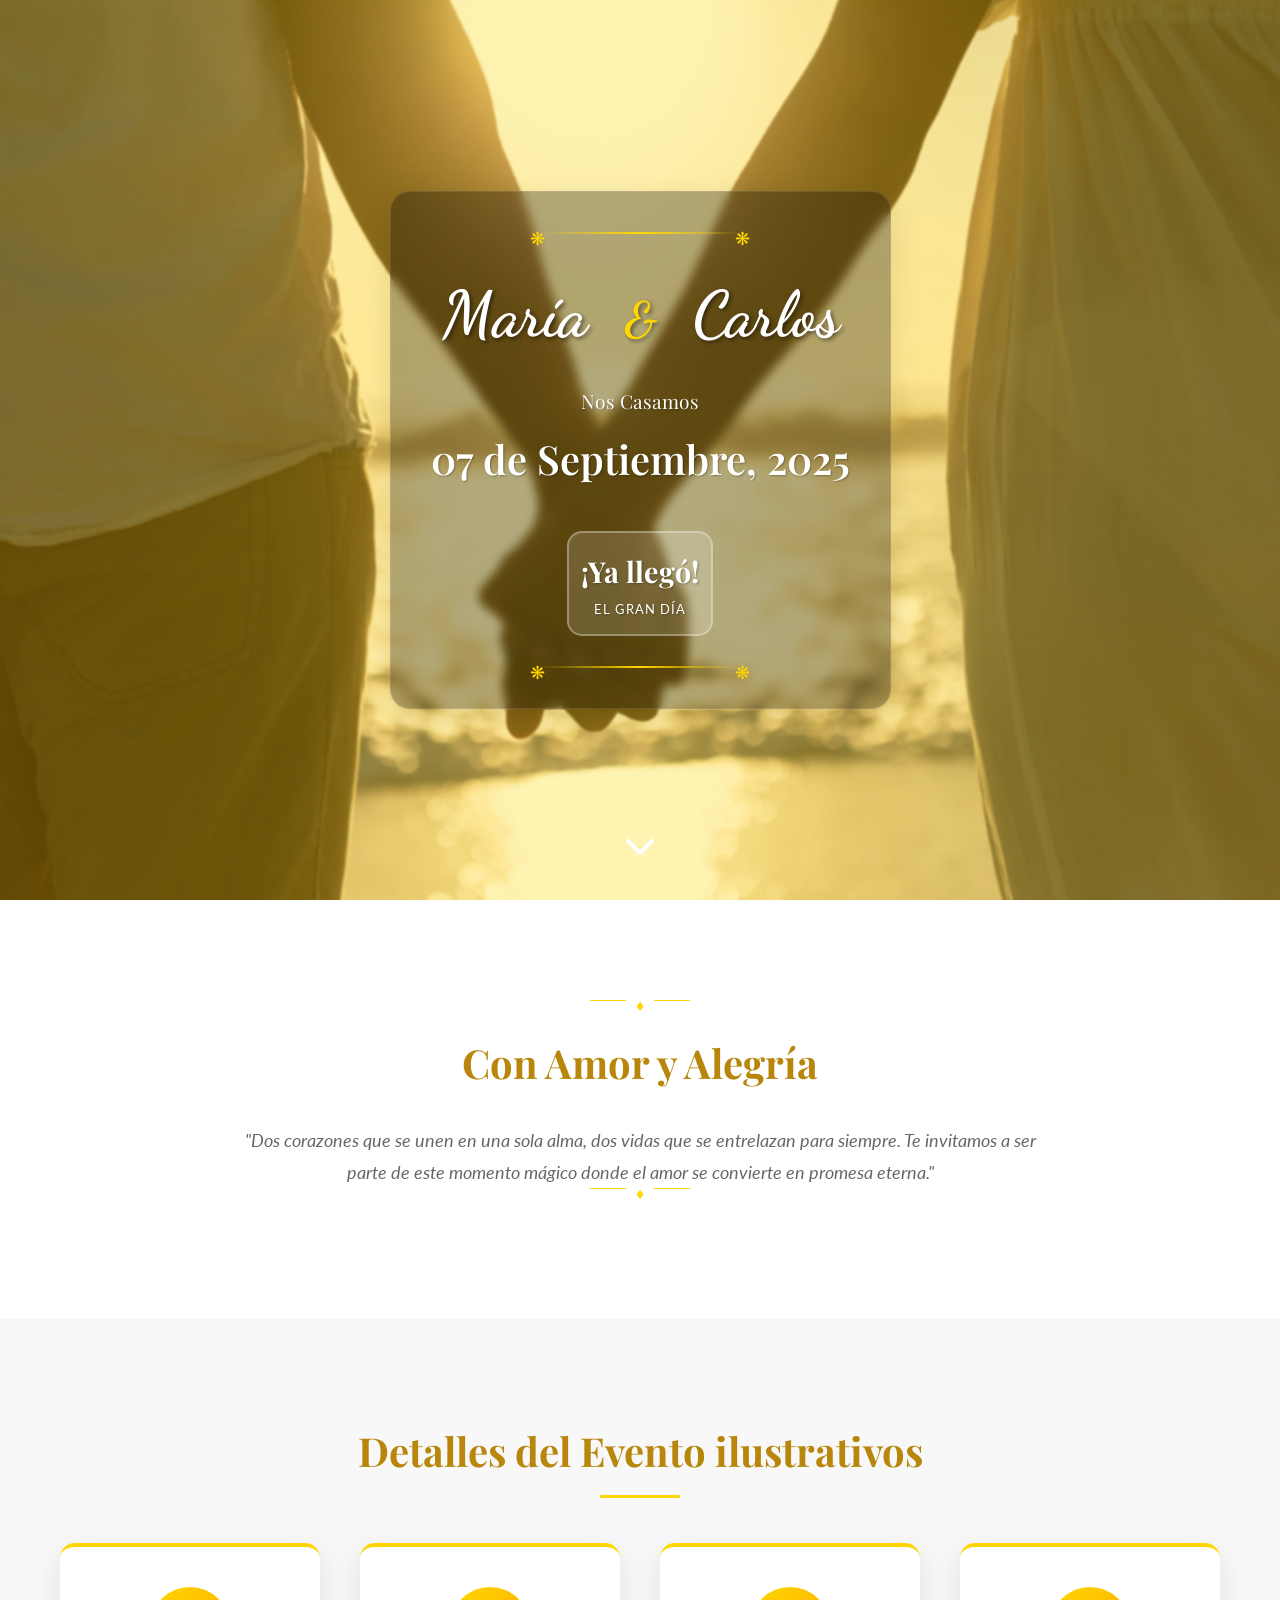
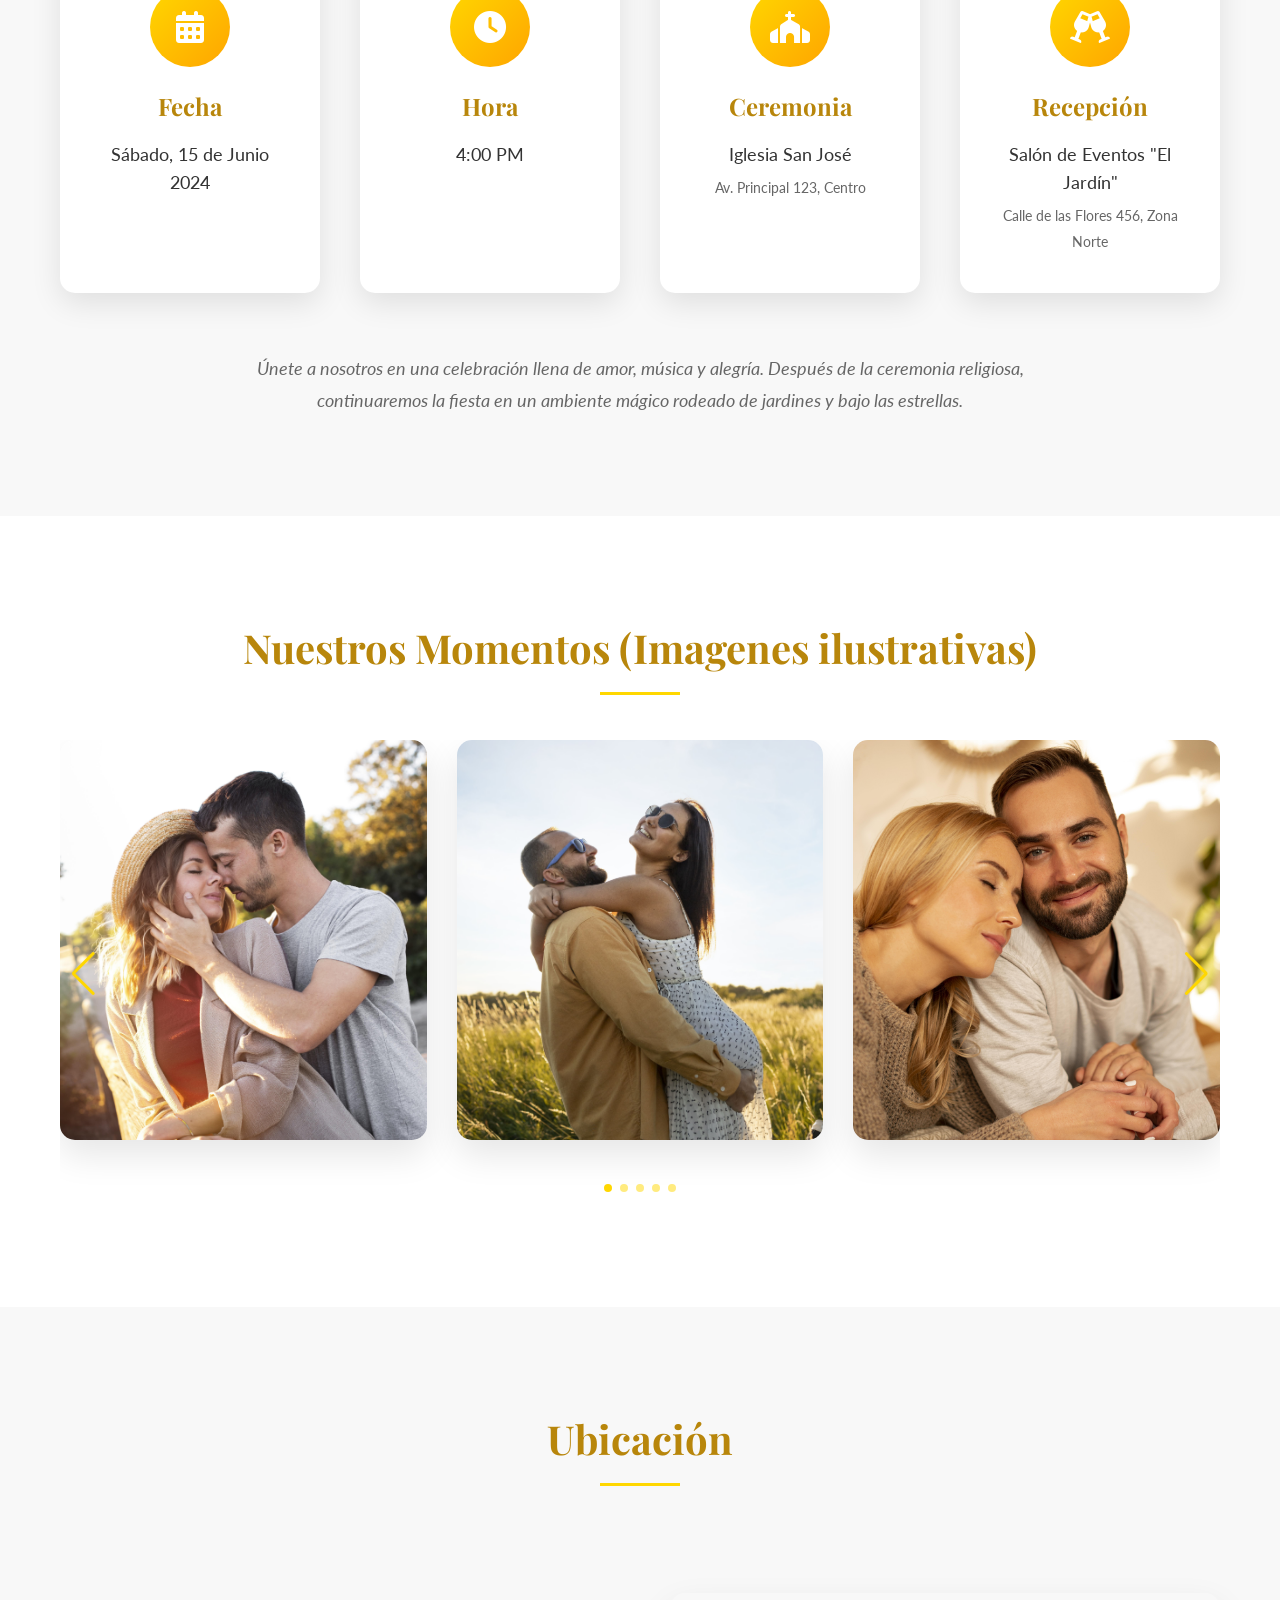
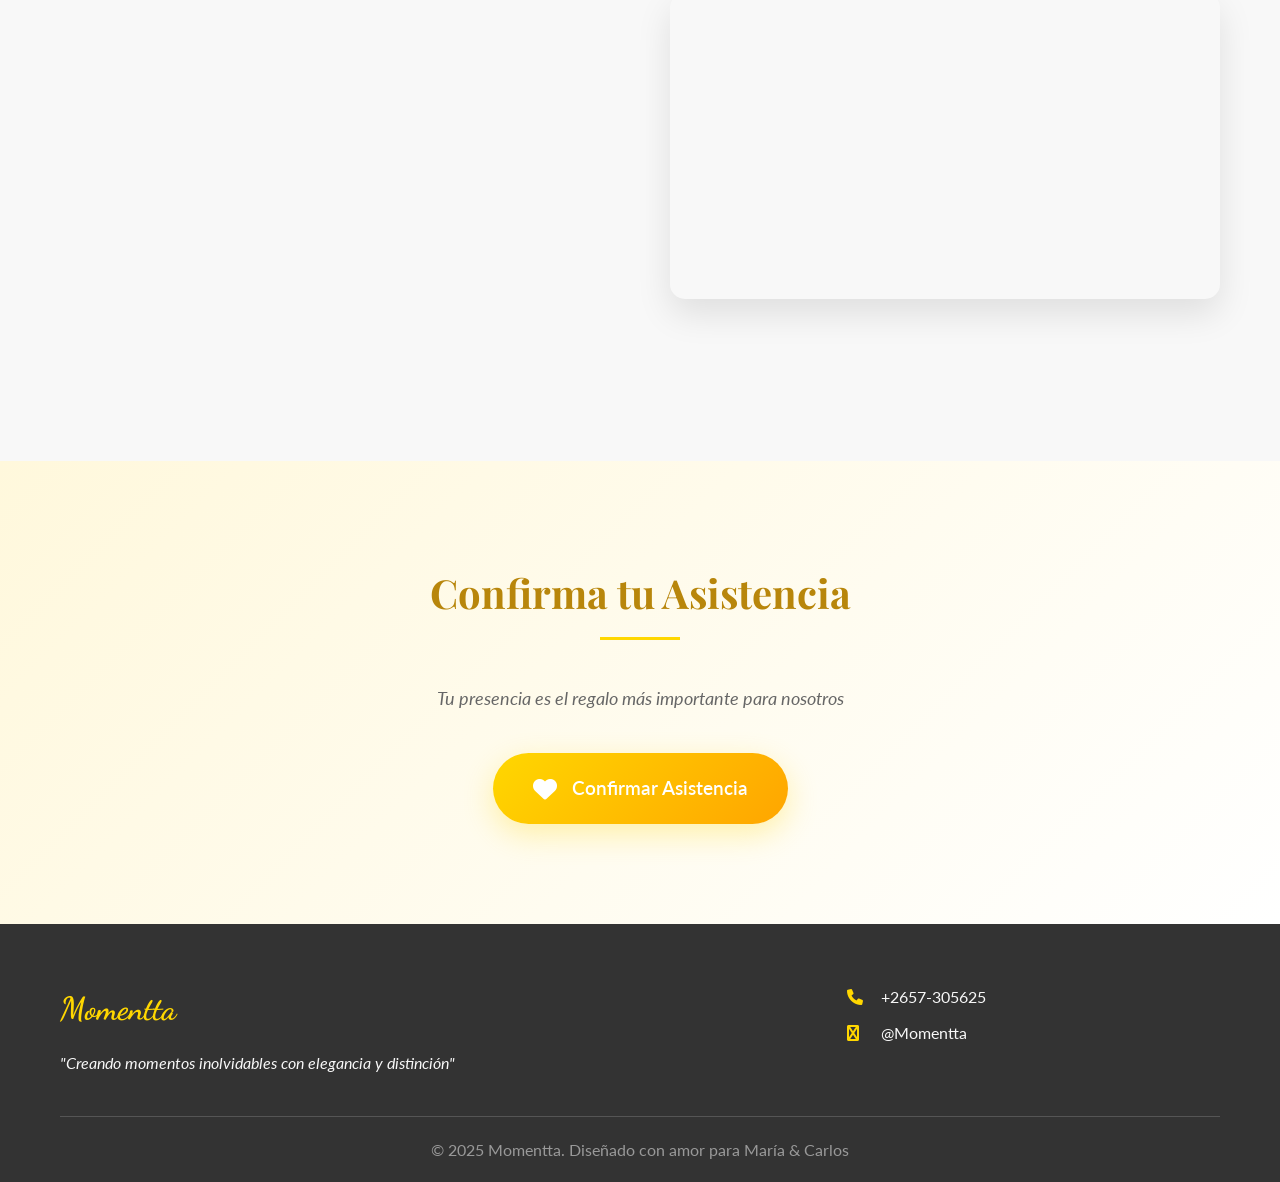
<file: landingpage/boda-dorada/index.html>
<!DOCTYPE html>
<html lang="es">
<head>
    <meta charset="UTF-8">
    <meta name="viewport" content="width=device-width, initial-scale=1.0">
    <title>María & Carlos - Invitación de Boda</title>
    <link rel="stylesheet" href="https://cdn.jsdelivr.net/npm/swiper@11/swiper-bundle.min.css">
    <link rel="stylesheet" href="./assets/stylesheet.css">
    <link href="https://fonts.googleapis.com/css2?family=Dancing+Script:wght@400;600;700&family=Playfair+Display:wght@300;400;600&family=Lato:wght@300;400;700&display=swap" rel="stylesheet">
    <link rel="stylesheet" href="https://cdnjs.cloudflare.com/ajax/libs/font-awesome/6.0.0/css/all.min.css">
</head>
<body>
    <!-- Hero Section -->
    <section class="hero" id="hero">
        <div class="hero-overlay"></div>
        <div class="hero-content">
            <div class="hero-decoration top-decoration"></div>
            <h1 class="couple-names">
                <span class="bride-name">María</span>
                <span class="ampersand">&</span>
                <span class="groom-name">Carlos</span>
            </h1>
            <div class="wedding-date">
                <span class="date-text">Nos Casamos</span>
                <span class="main-date">07 de Septiembre, 2025</span>
            </div>

            <!-- Agregar contador regresivo en el hero -->
            <div class="hero-countdown">
                <div class="countdown-hero" id="countdown-hero">
                    <div class="countdown-item-hero">
                        <span class="countdown-number-hero" id="days-hero">00</span>
                        <span class="countdown-label-hero">Días</span>
                    </div>
                    <div class="countdown-item-hero">
                        <span class="countdown-number-hero" id="hours-hero">00</span>
                        <span class="countdown-label-hero">Horas</span>
                    </div>
                    <div class="countdown-item-hero">
                        <span class="countdown-number-hero" id="minutes-hero">00</span>
                        <span class="countdown-label-hero">Min</span>
                    </div>
                    <div class="countdown-item-hero">
                        <span class="countdown-number-hero" id="seconds-hero">00</span>
                        <span class="countdown-label-hero">Seg</span>
                    </div>
                </div>
            </div>

            <div class="hero-decoration bottom-decoration"></div>
        </div>
        <div class="scroll-indicator">
            <i class="fas fa-chevron-down"></i>
        </div>
    </section>

    <!-- Mensaje de Bienvenida -->
    <section class="welcome-section">
        <div class="container">
            <div class="welcome-content">
                <div class="section-decoration"></div>
                <h2 class="welcome-title">Con Amor y Alegría</h2>
                <p class="welcome-message">
                    "Dos corazones que se unen en una sola alma, dos vidas que se entrelazan para siempre. 
                    Te invitamos a ser parte de este momento mágico donde el amor se convierte en promesa eterna."
                </p>
                <div class="section-decoration"></div>
            </div>
        </div>
    </section>

    <!-- Detalles del Evento -->
    <section class="event-details">
        <div class="container">
            <h2 class="section-title">Detalles del Evento ilustrativos</h2>
            <div class="details-grid">
                <div class="detail-card">
                    <div class="detail-icon">
                        <i class="fas fa-calendar-alt"></i>
                    </div>
                    <h3>Fecha</h3>
                    <p>Sábado, 15 de Junio 2024</p>
                </div>
                <div class="detail-card">
                    <div class="detail-icon">
                        <i class="fas fa-clock"></i>
                    </div>
                    <h3>Hora</h3>
                    <p>4:00 PM</p>
                </div>
                <div class="detail-card">
                    <div class="detail-icon">
                        <i class="fas fa-church"></i>
                    </div>
                    <h3>Ceremonia</h3>
                    <p>Iglesia San José</p>
                    <small>Av. Principal 123, Centro</small>
                </div>
                <div class="detail-card">
                    <div class="detail-icon">
                        <i class="fas fa-glass-cheers"></i>
                    </div>
                    <h3>Recepción</h3>
                    <p>Salón de Eventos "El Jardín"</p>
                    <small>Calle de las Flores 456, Zona Norte</small>
                </div>
            </div>
            <div class="event-description">
                <p>Únete a nosotros en una celebración llena de amor, música y alegría. 
                Después de la ceremonia religiosa, continuaremos la fiesta en un ambiente 
                mágico rodeado de jardines y bajo las estrellas.</p>
            </div>
        </div>
    </section>

    <!-- Carrusel de Imágenes -->
    <section class="gallery-section">
        <div class="container">
            <h2 class="section-title">Nuestros Momentos (Imagenes ilustrativas)</h2>
            <div class="swiper gallery-swiper">
                <div class="swiper-wrapper">
                    <div class="swiper-slide">
                        <img src="./utils/images_carruseles/encantadora-pareja-pasar-tiempo-juntos.jpg" alt="Foto de compromiso">
                    </div>
                    <div class="swiper-slide">
                        <img src="./utils/images_carruseles/estilo-de-vida-de-las-personas-que-viven-sin-cuidado.jpg" alt="Paseo romántico">
                    </div>
                    <div class="swiper-slide">
                        <img src="./utils/images_carruseles/pareja-de-primer-plano-relajante.jpg" alt="Momento divertido">
                    </div>
                    <div class="swiper-slide">
                        <img src="./utils/images_carruseles/pareja-disfrutando-del-estilo-de-vida-de-casa-de-invierno.jpg" alt="Cena romántica">
                    </div>
                    <div class="swiper-slide">
                        <img src="./utils/images_carruseles/pareja-haciendo-forma-de-corazon-de-manos.jpg" alt="Bailando juntos">
                    </div>
                </div>
                <div class="swiper-pagination"></div>
                <div class="swiper-button-next"></div>
                <div class="swiper-button-prev"></div>
            </div>
        </div>
    </section>

    <!-- Ubicación -->
    <section class="location-section">
        <div class="container">
            <h2 class="section-title">Ubicación</h2>
            <div class="location-content">
                <div class="location-info">
                    <div class="location-item">
                        <h3><i class="fas fa-church"></i> Ceremonia</h3>
                        <p>Iglesia San José<br>
                        Av. Principal 123, Centro<br>
                        4:00 PM</p>
                    </div>
                    <div class="location-item">
                        <h3><i class="fas fa-glass-cheers"></i> Recepción</h3>
                        <p>Salón de Eventos "El Jardín"<br>
                        Calle de las Flores 456, Zona Norte<br>
                        6:00 PM</p>
                    </div>
                </div>
                <div class="map-container">
                    <iframe 
                        src="https://www.google.com/maps/embed?pb=!1m18!1m12!1m3!1d3976.8234567890123!2d-74.0123456789!3d4.6123456789!2m3!1f0!2f0!3f0!3m2!1i1024!2i768!4f13.1!3m3!1m2!1s0x0%3A0x0!2zNMKwMzYnNDQuNCJOIDc0wrAwMCc0NC40Ilc!5e0!3m2!1ses!2sco!4v1234567890123!5m2!1ses!2sco"
                        width="100%" 
                        height="300" 
                        style="border:0;" 
                        allowfullscreen="" 
                        loading="lazy" 
                        referrerpolicy="no-referrer-when-downgrade">
                    </iframe>
                </div>
            </div>
        </div>
    </section>

    <!-- Confirmación -->
    <section class="confirmation-section">
        <div class="container">
            <div class="confirmation-content">
                <h2 class="section-title">Confirma tu Asistencia</h2>
                <p>Tu presencia es el regalo más importante para nosotros</p>
                <a href="./confirmation.html" class="confirm-btn">
                    <i class="fas fa-heart"></i>
                    Confirmar Asistencia
                </a>
            </div>
        </div>
    </section>

    <!-- Footer -->
    <footer class="footer">
        <div class="container">
            <div class="footer-content">
                <div class="footer-brand">
                    <h3>Momentta</h3>
                    <p>"Creando momentos inolvidables con elegancia y distinción"</p>
                </div>
                <div class="footer-contact">
                    <p><i class="fas fa-phone"></i> +2657-305625</p>
                    <p><i class="fas fa-instagram"></i> @Momentta</p>
                </div>
            </div>
            <div class="footer-bottom">
                <p>&copy; 2025 Momentta. Diseñado con amor para María & Carlos</p>
            </div>
        </div>
    </footer>

    <script src="https://cdn.jsdelivr.net/npm/swiper@11/swiper-bundle.min.js"></script>
    <script src="./js/main.js"></script>
</body>
</html>
</file>
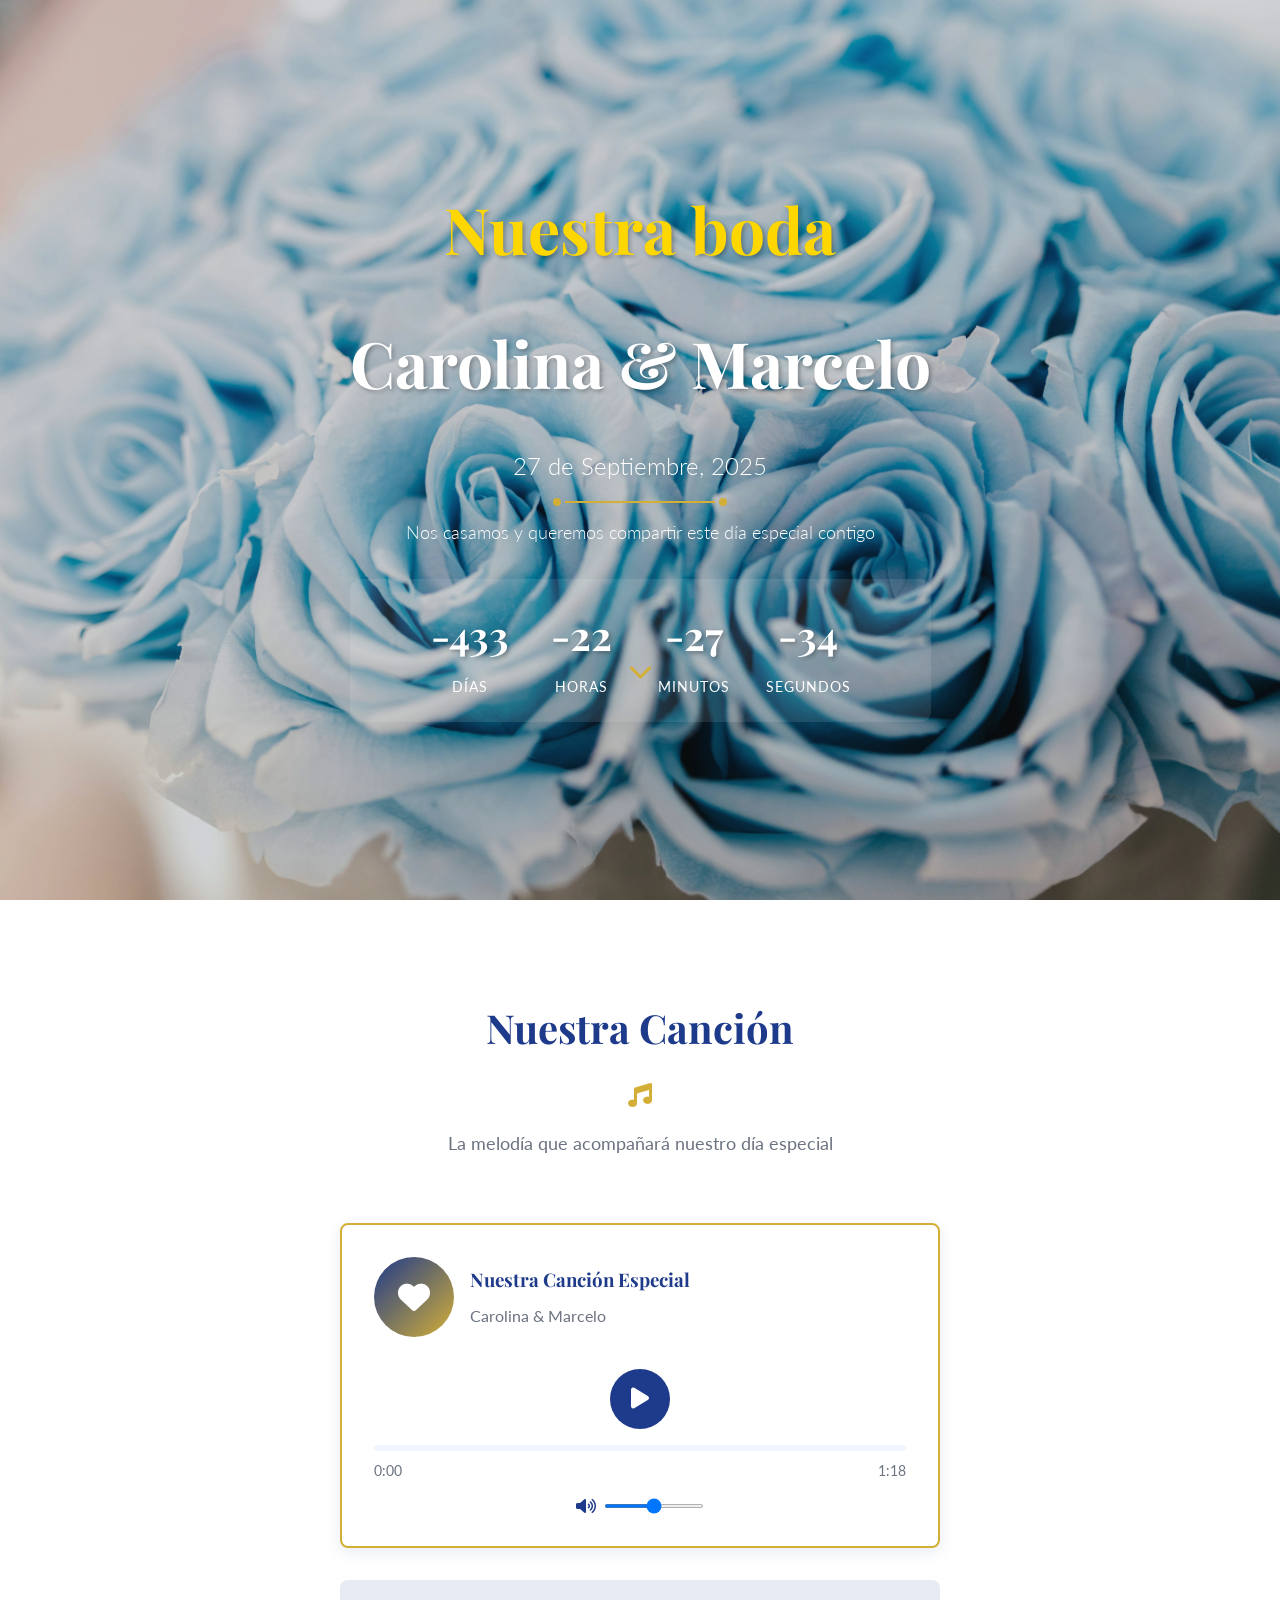
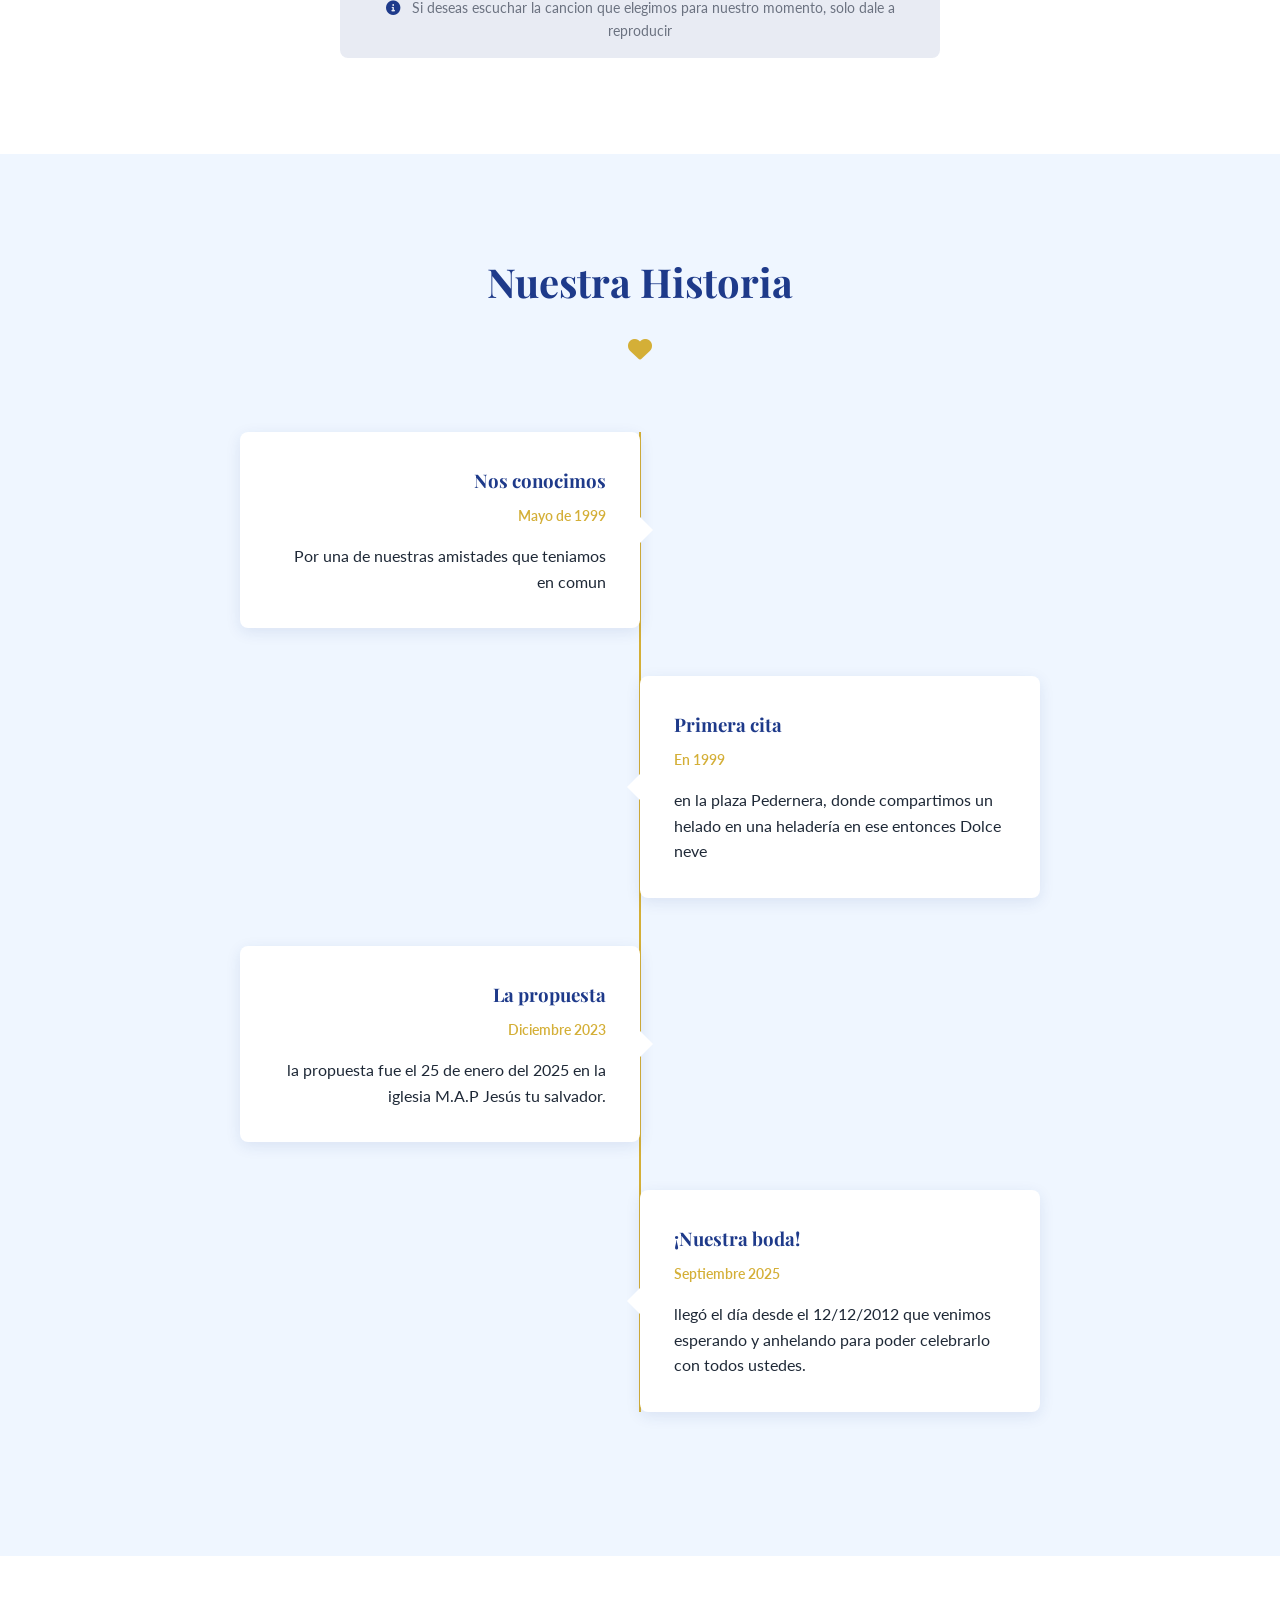
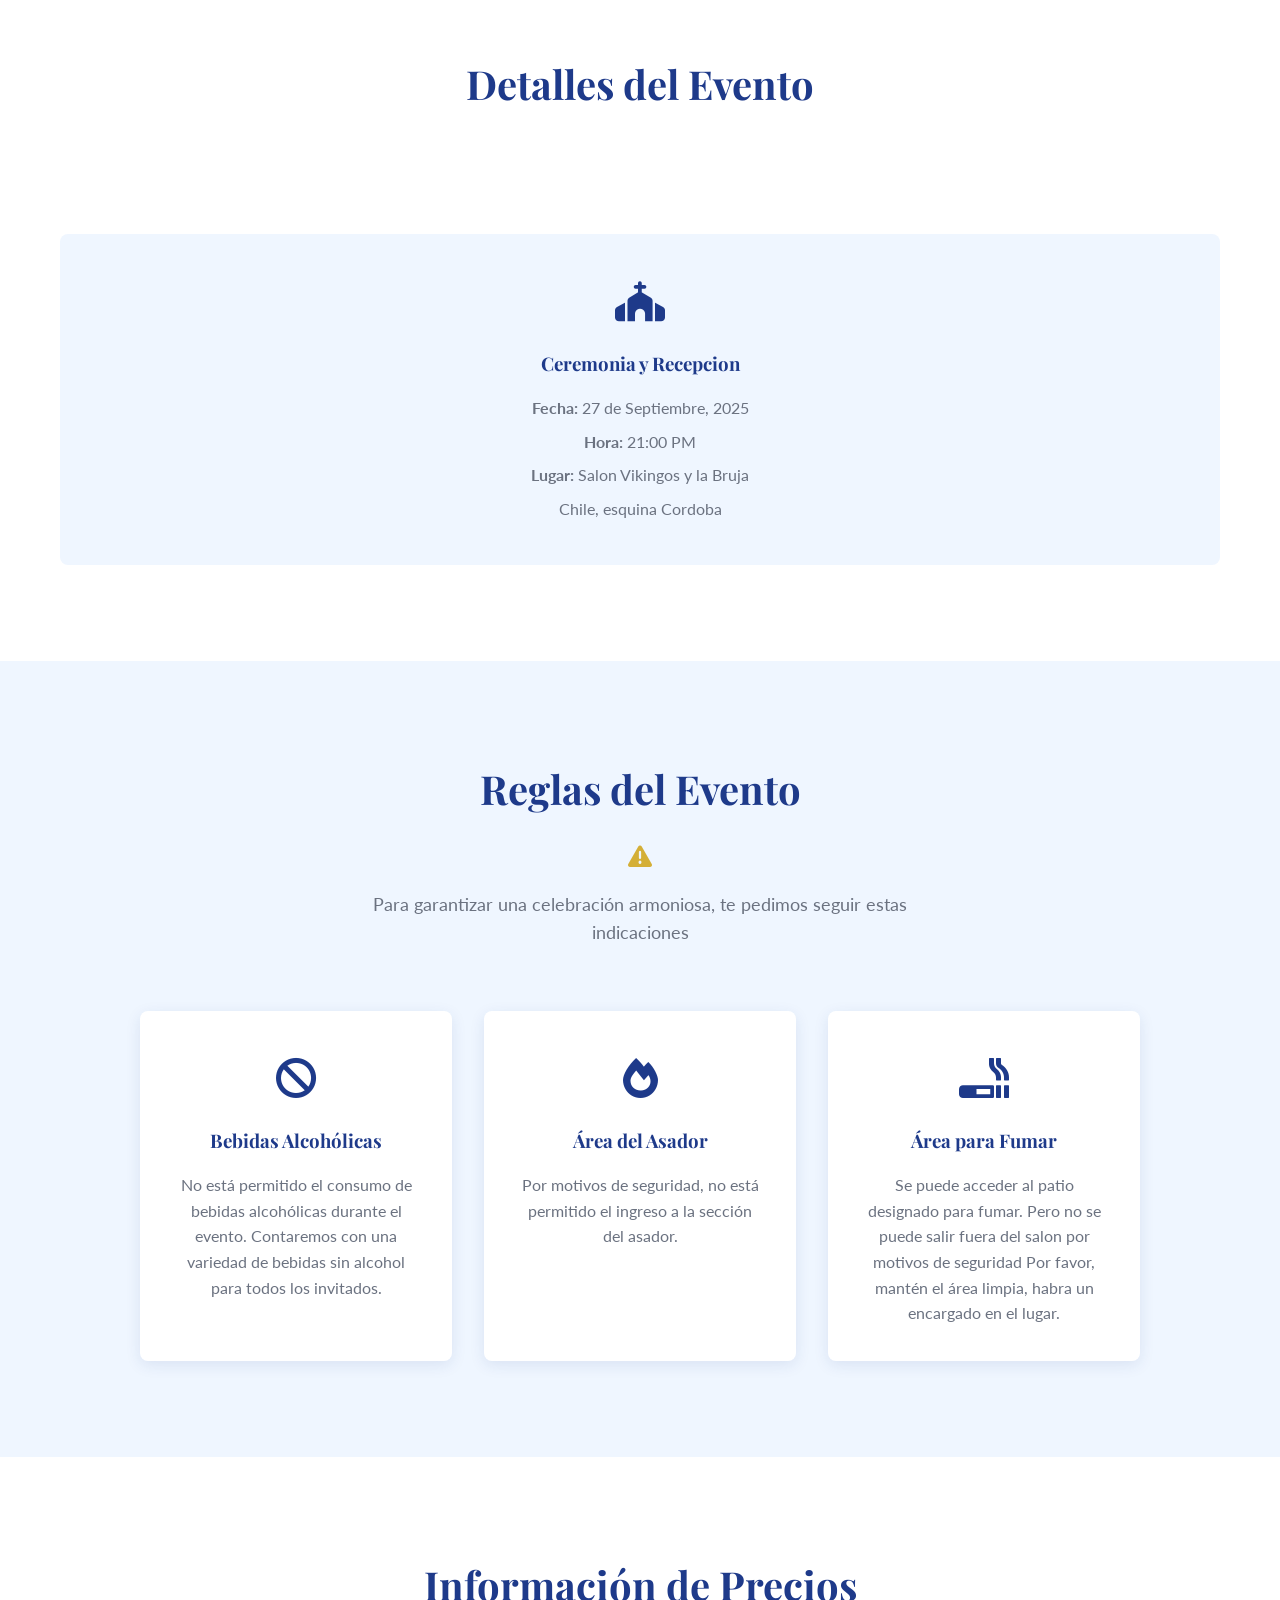
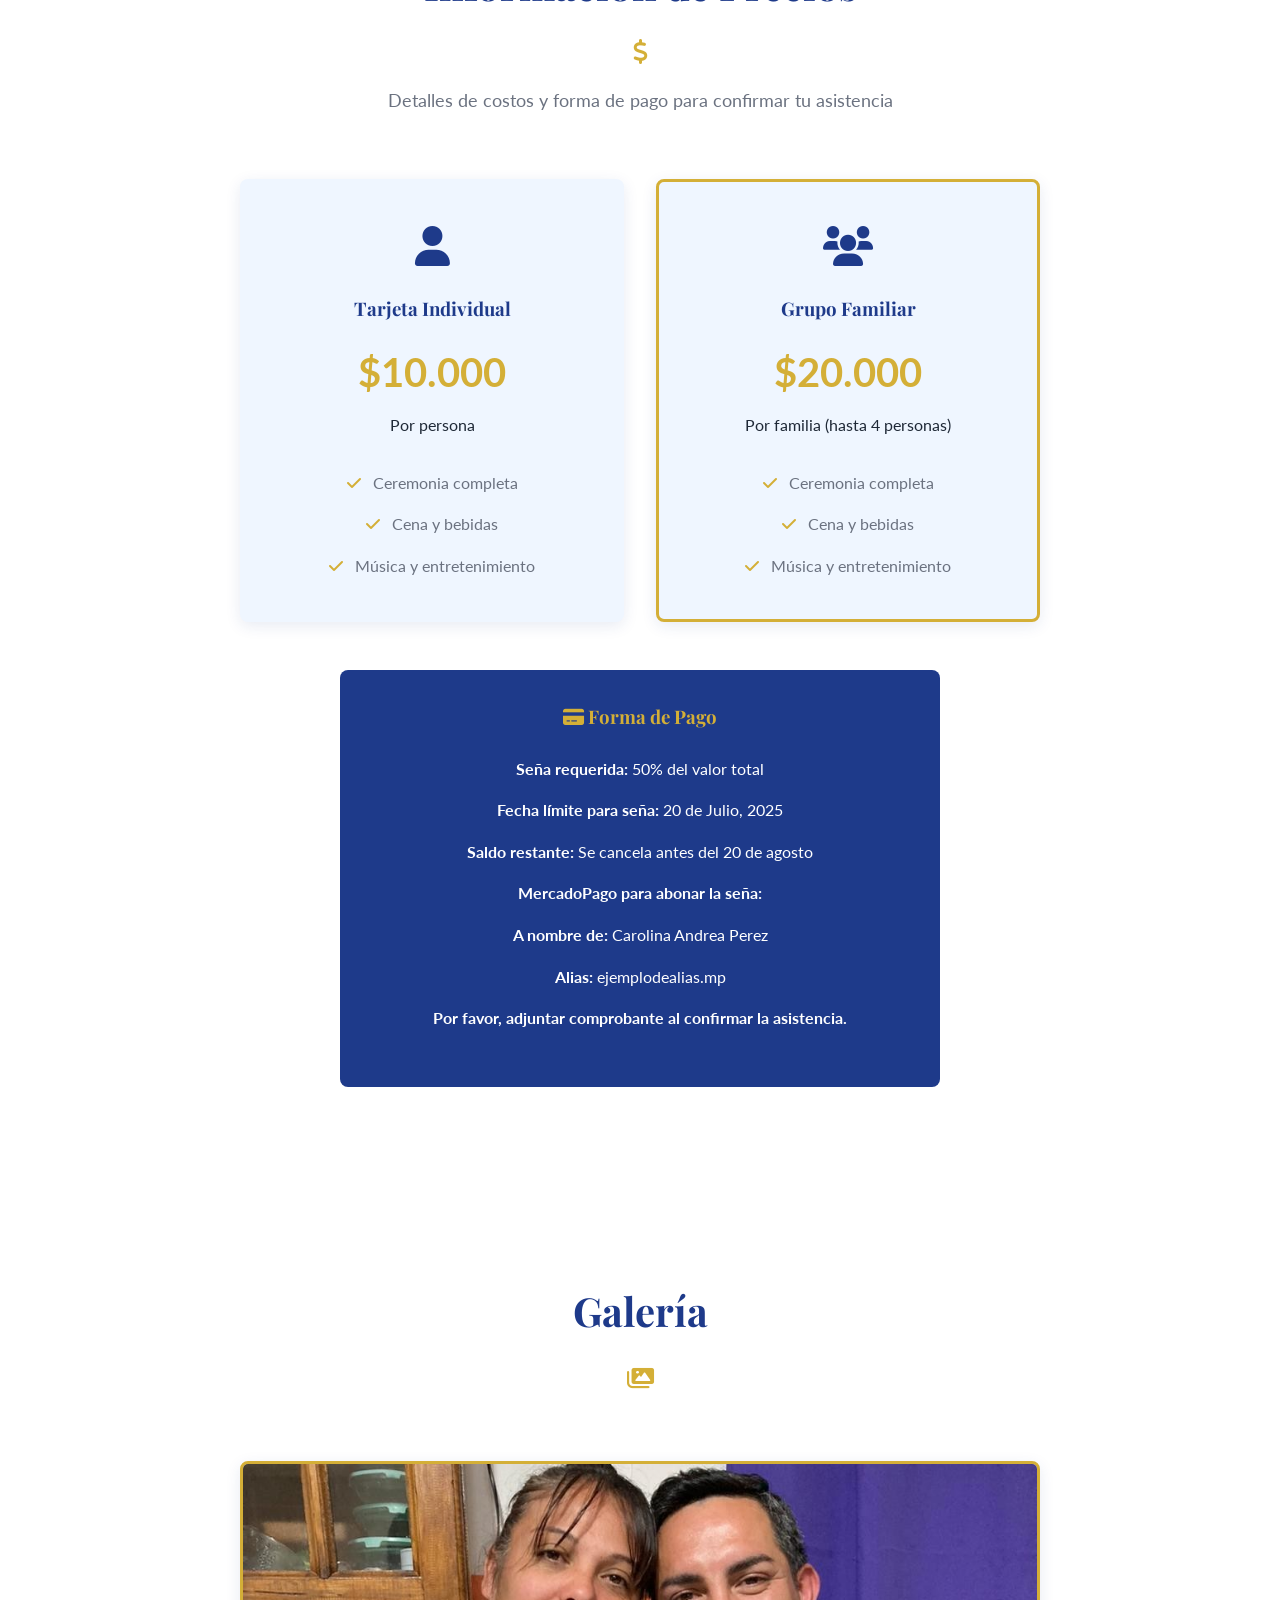
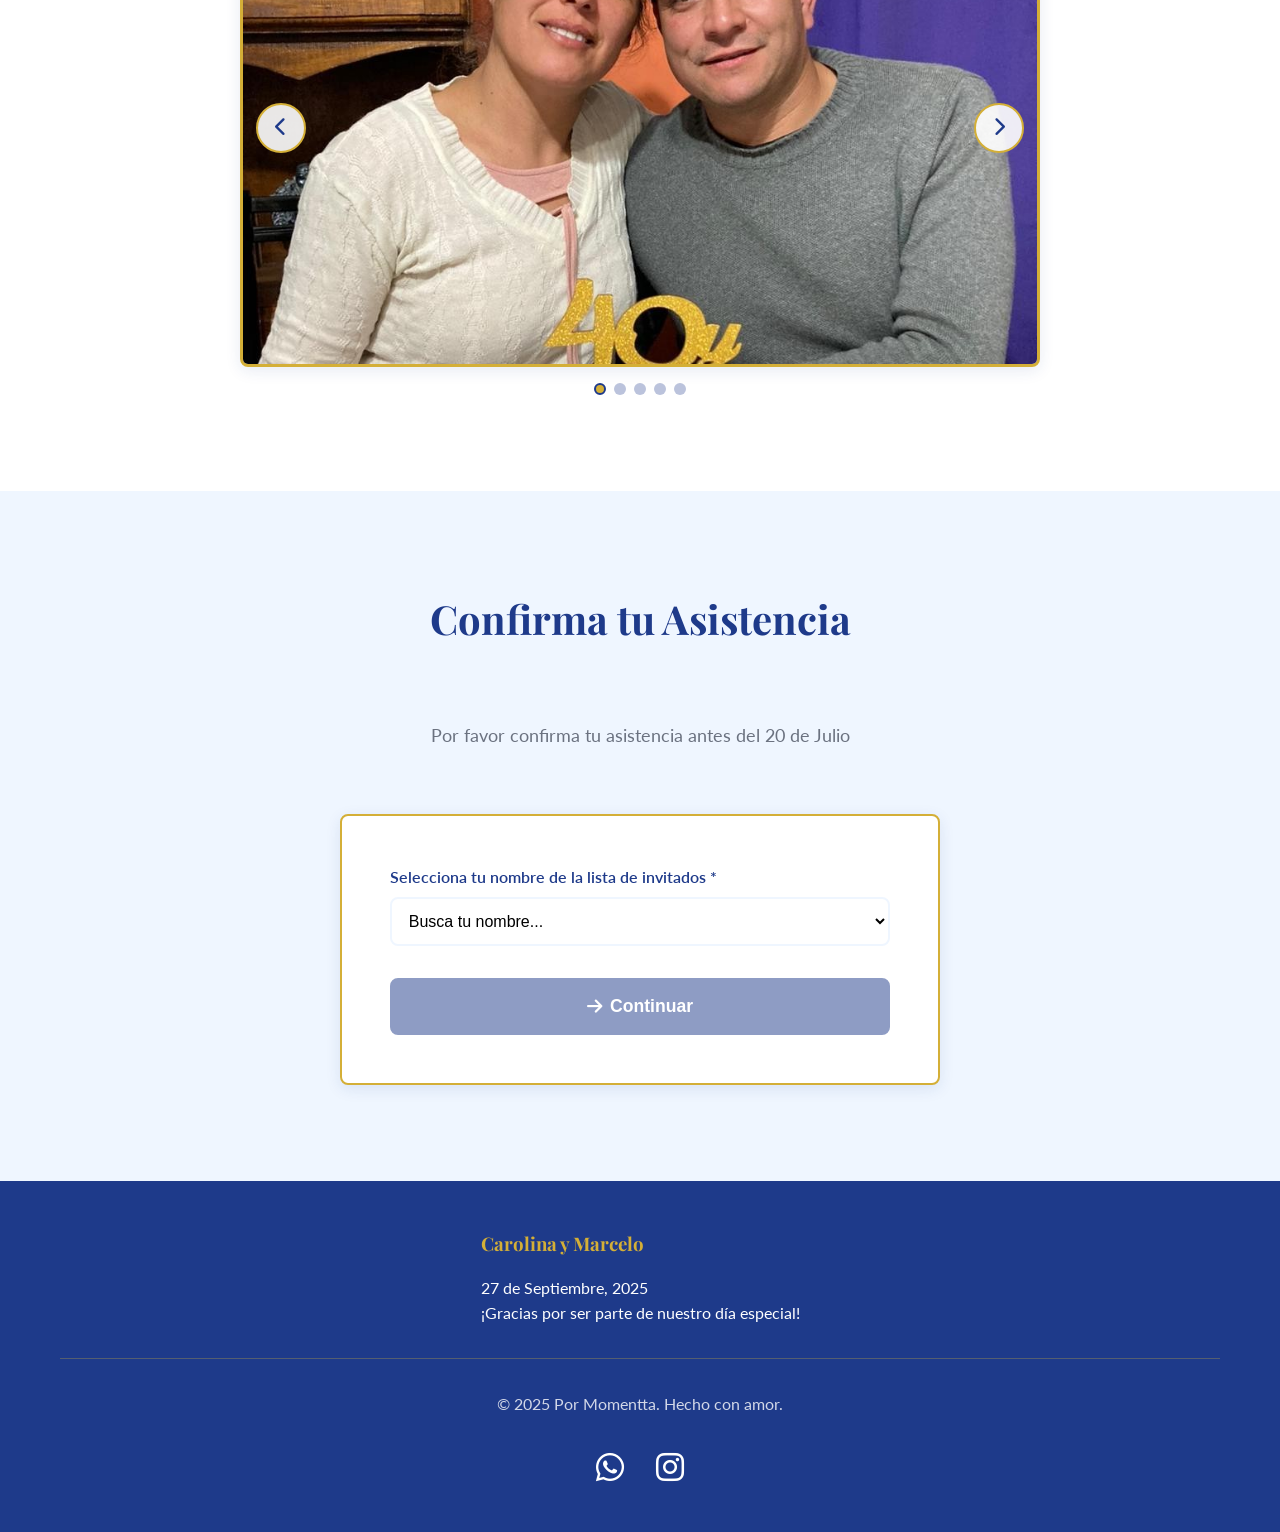
<file: plantillas/casamientos/boda-azul-blanco/index.html>
<!DOCTYPE html>
<html lang="es">
<head>
    <meta charset="UTF-8">
    <meta name="viewport" content="width=device-width, initial-scale=1.0">
    <title>Carolina & Marcelo - Nuestra Boda</title>
    <link rel="preconnect" href="https://fonts.googleapis.com">
    <link rel="preconnect" href="https://fonts.gstatic.com" crossorigin>
    <link href="https://fonts.googleapis.com/css2?family=Playfair+Display:wght@400;700&family=Lato:wght@300;400;700&display=swap" rel="stylesheet">
    <link rel="stylesheet" href="https://cdnjs.cloudflare.com/ajax/libs/font-awesome/6.0.0/css/all.min.css">
    <link rel="stylesheet" href="style.css">
    <link rel="stylesheet" href="./contador.css">
</head>
<body>
    <!-- Hero Section -->
    <section class="hero" id="home">
        <div class="hero-content">
            <div class="hero-text fade-in">
                <h1 class="couple-names" style="color: gold;">Nuestra boda</h1>
    <h1 class="couple-names">Carolina & Marcelo</h1>
    <div class="wedding-date">
        <p class="date-text">27 de Septiembre, 2025</p>
        <div class="decorative-line"></div>
        <p class="subtitle">Nos casamos y queremos compartir este día especial contigo</p>
        
        <!-- Agregar el contador aquí -->
        <div class="countdown-container">
            <div class="countdown-item">
                <span id="days">00</span>
                <span class="countdown-label">Días</span>
            </div>
            <div class="countdown-item">
                <span id="hours">00</span>
                <span class="countdown-label">Horas</span>
            </div>
            <div class="countdown-item">
                <span id="minutes">00</span>
                <span class="countdown-label">Minutos</span>
            </div>
            <div class="countdown-item">
                <span id="seconds">00</span>
                <span class="countdown-label">Segundos</span>
            </div>
        </div>
    </div>
            </div>
            <div class="scroll-indicator">
                <i class="fas fa-chevron-down"></i>
            </div>
        </div>
        <div class="hero-overlay"></div>
    </section>

    <!-- Navigation -->
    <nav class="navbar" id="navbar">
        <div class="nav-container">
            <div class="nav-logo">M & C</div>
            <ul class="nav-menu">
                <li><a href="#home" class="nav-link">Inicio</a></li>
                <li><a href="#about" class="nav-link">Nosotros</a></li>
                <li><a href="#details" class="nav-link">Detalles</a></li>
                <li><a href="#rules" class="nav-link">Reglas</a></li>
                <li><a href="#pricing" class="nav-link">Precios</a></li>
                <li><a href="#music" class="nav-link">Música</a></li>
                <li><a href="#gallery" class="nav-link">Galería</a></li>
                <li><a href="#rsvp" class="nav-link">RSVP</a></li>
            </ul>
            <div class="hamburger">
                <span></span>
                <span></span>
                <span></span>
            </div>
        </div>
    </nav>

    <!-- Music Section -->
    <section class="music" id="music">
        <div class="container">
            <div class="section-header">
                <h2 class="section-title">Nuestra Canción</h2>
                <div class="decorative-element">
                    <i class="fas fa-music"></i>
                </div>
                <p class="music-subtitle">La melodía que acompañará nuestro día especial</p>
            </div>
            <div class="music-player-container">
                <div class="music-player">
                    <div class="player-info">
                        <div class="song-artwork">
                            <i class="fas fa-heart"></i>
                        </div>
                        <div class="song-details">
                            <h3 id="songTitle">Nuestra Canción Especial</h3>
                            <p id="songArtist">Carolina & Marcelo</p>
                        </div>
                    </div>
                    <div class="player-controls">
                        <button class="control-btn" id="playPauseBtn">
                            <i class="fas fa-play"></i>
                        </button>
                        <div class="progress-container">
                            <div class="progress-bar">
                                <div class="progress" id="progress"></div>
                            </div>
                            <div class="time-info">
                                <span id="currentTime">0:00</span>
                                <span id="duration">0:00</span>
                            </div>
                        </div>
                        <div class="volume-container">
                            <i class="fas fa-volume-up"></i>
                            <input type="range" id="volumeSlider" min="0" max="100" value="50" class="volume-slider">
                        </div>
                    </div>
                    <audio id="audioPlayer" preload="metadata">
                        <source src="./wedding-song.mp3" type="audio/mpeg">
                        <source src="./wedding-song.ogg" type="audio/ogg">
                        Tu navegador no soporta el elemento de audio.
                    </audio>
                </div>
                <div class="upload-info">
                    <p><i class="fas fa-info-circle"></i> Si deseas escuchar la cancion que elegimos para nuestro momento, solo dale a reproducir</p>
                </div>
            </div>
        </div>
    </section>

    <!-- About Section -->
    <section class="about" id="about">
        <div class="container">
            <div class="section-header">
                <h2 class="section-title">Nuestra Historia</h2>
                <div class="decorative-element">
                    <i class="fas fa-heart"></i>
                </div>
            </div>
            <div class="timeline">
                <div class="timeline-item slide-up">
                    <div class="timeline-content">
                        <h3>Nos conocimos</h3>
                        <p class="timeline-date">Mayo de 1999</p>
                        <p>Por una de nuestras amistades que teniamos en comun
</p>
                    </div>
                </div>
                <div class="timeline-item slide-up">
                    <div class="timeline-content">
                        <h3>Primera cita</h3>
                        <p class="timeline-date">En 1999</p>
                        <p>en la plaza Pedernera, donde compartimos un helado en una heladería en ese entonces Dolce neve
</p>
                    </div>
                </div>
                <div class="timeline-item slide-up">
                    <div class="timeline-content">
                        <h3>La propuesta</h3>
                        <p class="timeline-date">Diciembre 2023</p>
                        <p>la propuesta fue el 25 de enero del 2025 en la iglesia M.A.P Jesús tu salvador.</p>
                    </div>
                </div>
                <div class="timeline-item slide-up">
                    <div class="timeline-content">
                        <h3>¡Nuestra boda!</h3>
                        <p class="timeline-date">Septiembre 2025</p>
                        <p>llegó el día desde el 12/12/2012 que venimos esperando y anhelando para poder celebrarlo con todos ustedes.</p>
                    </div>
                </div>
            </div>
        </div>
    </section>

    <!-- Wedding Details -->
    <section class="details" id="details">
        <div class="container">
            <div class="section-header">
                <h2 class="section-title">Detalles del Evento</h2>
                <div class="decorative-element">
                    <i class="fas fa-calendar-heart"></i>
                </div>
            </div>
            <div class="details-grid">
                <div class="detail-card fade-in">
                    <div class="card-icon">
                        <i class="fas fa-church"></i>
                    </div>
                    <h3>Ceremonia y Recepcion</h3>
                    <p><strong>Fecha:</strong> 27 de Septiembre, 2025</p>
                    <p><strong>Hora:</strong> 21:00 PM</p>
                    <p><strong>Lugar:</strong> Salon Vikingos y la Bruja</p>
                    <p>Chile, esquina Cordoba</p>
                </div>
                
            </div>
        </div>
    </section>

    <!-- Rules Section -->
    <section class="rules" id="rules">
        <div class="container">
            <div class="section-header">
                <h2 class="section-title">Reglas del Evento</h2>
                <div class="decorative-element">
                    <i class="fas fa-exclamation-triangle"></i>
                </div>
                <p class="rules-subtitle">Para garantizar una celebración armoniosa, te pedimos seguir estas indicaciones</p>
            </div>
            <div class="rules-grid">
                <div class="rule-card fade-in">
                    <div class="rule-icon">
                        <i class="fas fa-ban"></i>
                    </div>
                    <h3>Bebidas Alcohólicas</h3>
                    <p>No está permitido el consumo de bebidas alcohólicas durante el evento. Contaremos con una variedad de bebidas sin alcohol para todos los invitados.</p>
                </div>
                <div class="rule-card fade-in">
                    <div class="rule-icon">
                        <i class="fas fa-fire"></i>
                    </div>
                    <h3>Área del Asador</h3>
                    <p>Por motivos de seguridad, no está permitido el ingreso a la sección del asador.</p>
                </div>
                <div class="rule-card fade-in">
                    <div class="rule-icon">
                        <i class="fas fa-smoking"></i>
                    </div>
                    <h3>Área para Fumar</h3>
                    <p>Se puede acceder al patio designado para fumar. Pero no se puede salir fuera del salon por motivos de seguridad Por favor, mantén el área limpia, habra un encargado en el lugar.</p>
                </div>
            </div>
        </div>
    </section>

    <!-- Pricing Section -->
    <section class="pricing" id="pricing">
        <div class="container">
            <div class="section-header">
                <h2 class="section-title">Información de Precios</h2>
                <div class="decorative-element">
                    <i class="fas fa-dollar-sign"></i>
                </div>
                <p class="pricing-subtitle">Detalles de costos y forma de pago para confirmar tu asistencia</p>
            </div>
            <div class="pricing-grid">
                <div class="pricing-card fade-in">
                    <div class="pricing-icon">
                        <i class="fas fa-user"></i>
                    </div>
                    <h3>Tarjeta Individual</h3>
                    <div class="price">$10.000</div>
                    <p>Por persona</p>
                    <ul class="pricing-features">
                        <li><i class="fas fa-check"></i> Ceremonia completa</li>
                        <li><i class="fas fa-check"></i> Cena y bebidas</li>
                        <li><i class="fas fa-check"></i> Música y entretenimiento</li>
                    </ul>
                </div>
                <div class="pricing-card featured fade-in">
                    
                    <div class="pricing-icon">
                        <i class="fas fa-users"></i>
                    </div>
                    <h3>Grupo Familiar</h3>
                    <div class="price">$20.000</div>
                    <p>Por familia (hasta 4 personas)</p>
                    <ul class="pricing-features">
                        <li><i class="fas fa-check"></i> Ceremonia completa</li>
                        <li><i class="fas fa-check"></i> Cena y bebidas</li>
                        <li><i class="fas fa-check"></i> Música y entretenimiento</li>
                    </ul>
                </div>
            </div>
            <div class="payment-info">
                <div class="payment-card">
                    <h3><i class="fas fa-credit-card"></i> Forma de Pago</h3>
                    <p><strong>Seña requerida:</strong> 50% del valor total</p>
                    <p><strong>Fecha límite para seña:</strong> 20 de Julio, 2025</p>
                    <p><strong>Saldo restante:</strong> Se cancela antes del 20 de agosto</p>
                    <p><strong>MercadoPago para abonar la seña:</strong></p>
                    <p><strong>A nombre de:</strong> Carolina Andrea Perez</p>
                    <p><strong>Alias:</strong> ejemplodealias.mp</p>
                    <p><strong>Por favor, adjuntar comprobante al confirmar la asistencia.</strong> </p>
                    <div class="payment-methods">

                    </div>
                </div>
            </div>
        </div>
    </section>

    

    <!-- Gallery Section -->
    <section class="gallery" id="gallery">
        <div class="container">
            <div class="section-header">
                <h2 class="section-title">Galería</h2>
                <div class="decorative-element">
                    <i class="fas fa-images"></i>
                </div>
            </div>
            <div class="carousel-container">
                <div class="carousel" id="carousel">
                    <div class="carousel-slide active">
                        <img src="./img/casamiento1.jpg" alt="Foto 1">
                        
                    </div>
                    <div class="carousel-slide">
                        <img src="./img/casamiento2.jpg" alt="Foto 2">
                    </div>
                    <div class="carousel-slide">
                        <img src="./img/casamiento3.jpg" alt="Foto 3">
                    </div>
                    <div class="carousel-slide">
                        <img src="./img/casamiento4.jpg" alt="Foto 4">
                    </div>
                    <div class="carousel-slide">
                        <img src="./img/casamiento5.jpg" alt="Foto 5">
                    </div>
                </div>
                <button class="carousel-btn prev" id="prevBtn">
                    <i class="fas fa-chevron-left"></i>
                </button>
                <button class="carousel-btn next" id="nextBtn">
                    <i class="fas fa-chevron-right"></i>
                </button>
                <div class="carousel-indicators" id="indicators"></div>
            </div>
        </div>
    </section>

       <!-- RSVP Section -->
    <section class="rsvp" id="rsvp">
        <div class="container">
            <div class="section-header">
                <h2 class="section-title">Confirma tu Asistencia</h2>
                <div class="decorative-element">
                    <i class="fas fa-envelope-heart"></i>
                </div>
                <p class="rsvp-subtitle">Por favor confirma tu asistencia antes del 20 de Julio</p>
            </div>
            <div class="rsvp-form-container">
                <form class="rsvp-form" id="rsvpForm">
                    <!-- Paso 1: Selección de invitado -->
                    <div class="form-step" id="step1">
                        <div class="form-group">
                            <label for="guestSelect">Selecciona tu nombre de la lista de invitados *</label>
                            <select id="guestSelect" name="guestSelect" required>
                                <option value="">Busca tu nombre...</option>
                            </select>
                        </div>
                        <button type="button" class="next-btn" id="nextStep1">
                            <i class="fas fa-arrow-right"></i>
                            Continuar
                        </button>
                    </div>

                    <!-- Paso 2: Información del grupo familiar -->
                    <div class="form-step hidden" id="step2">
                        <div class="guest-info-card">
                            <h3 id="selectedGuestName">Información del Invitado</h3>
                            <div class="guest-details">
                                <p><strong>Tipo de entrada:</strong> <span id="ticketTypeDisplay"></span></p>
                                <p><strong>Precio:</strong> <span id="priceDisplay"></span></p>
                                <p>En caso de asistir solo, el precio es de $10.000</p>
                            </div>
                        </div>

                        <!-- Opciones de asistencia para grupos familiares -->
                        <div class="form-group" id="attendanceOptionsGroup" style="display: none;">
                            <label>¿Cómo deseas asistir? *</label>
                            <div class="radio-group">
                                <label class="radio-label">
                                    <input type="radio" name="attendanceType" value="alone" required>
                                    <span>Asistiré solo/a</span>
                                </label>
                                <label class="radio-label">
                                    <input type="radio" name="attendanceType" value="family" required>
                                    <span>Asistiré con mi grupo familiar</span>
                                </label>
                            </div>
                        </div>

                        <!-- Lista de miembros familiares -->
                        <div class="form-group" id="familyMembersGroup" style="display: none;">
                            <label>Miembros de tu grupo familiar invitados:</label>
                            <div id="familyMembersList" class="family-members-list">
                                <!-- Se llena dinámicamente -->
                            </div>
                        </div>

                        <div class="form-group">
                            <label for="attendance">¿Asistirás? *</label>
                            <div class="radio-group">
                                <label class="radio-label">
                                    <input type="radio" name="attendance" value="yes" required>
                                    <span>Sí, asistiré</span>
                                </label>
                                <label class="radio-label">
                                    <input type="radio" name="attendance" value="no" required>
                                    <span>No podré asistir</span>
                                </label>
                            </div>
                        </div>

                        <div class="form-group" id="paymentGroup" style="display: none;">
                            <label for="paymentStatus">Estado del pago *</label>
                            <div class="radio-group">
                                <label class="radio-label">
                                    <input type="radio" name="paymentStatus" value="deposit">
                                    <span>Ya pagué la seña (50%)</span>
                                </label>
                                <label class="radio-label">
                                    <input type="radio" name="paymentStatus" value="pending">
                                    <span>Pagaré la seña próximamente</span>
                                </label>
                            </div>
                        </div>

                        <div class="form-group">
                            <label for="message">Mensaje especial (opcional)</label>
                            <textarea id="message" name="message" rows="4" placeholder="Escribe un mensaje para los novios..."></textarea>
                        </div>

                        <div class="form-buttons">
                            <button type="button" class="back-btn" id="backStep1">
                                <i class="fas fa-arrow-left"></i>
                                Volver
                            </button>
                            <button type="button" class="whatsapp-btn" id="whatsappBtn" style="display: none;">
                                <i class="fab fa-whatsapp"></i>
                                Confirmar por WhatsApp
                            </button>
                        </div>
                    </div>
                </form>
            </div>
        </div>
    </section>

    <!-- Footer -->
    <!-- Footer -->
<footer class="footer">
    <div class="container">
        <div class="footer-content">
            <div class="footer-text">
                <h3>Carolina y Marcelo</h3>
                <p>27 de Septiembre, 2025</p>
                <p>¡Gracias por ser parte de nuestro día especial!</p>
            </div>
            
        </div>
        <div class="footer-bottom">
            <p>&copy; 2025 Por Momentta. Hecho con amor.</p>
            <div class="social-icons">
                <a href="https://wa.me/+542657305625" target="_blank" class="social-link">
                    <i class="fab fa-whatsapp"></i>
                </a>
                <a href="https://instagram.com/luciano_rodriguez86" target="_blank" class="social-link">
                    <i class="fab fa-instagram"></i>
                </a>
            </div>
        </div>
    </div>
</footer>

    <!-- Success Modal -->
    <div class="modal" id="successModal">
        <div class="modal-content">
            <span class="close">&times;</span>
            <div class="modal-body">
                <i class="fas fa-check-circle"></i>
                <h3>¡Gracias por confirmar!</h3>
                <p>Hemos recibido tu confirmación. ¡Te esperamos con mucha emoción!</p>
            </div>
        </div>
    </div>

    <script src="main.js"></script>
    <script src="./contador.js"></script>
    <script src="guest-data.js"></script>
</file>
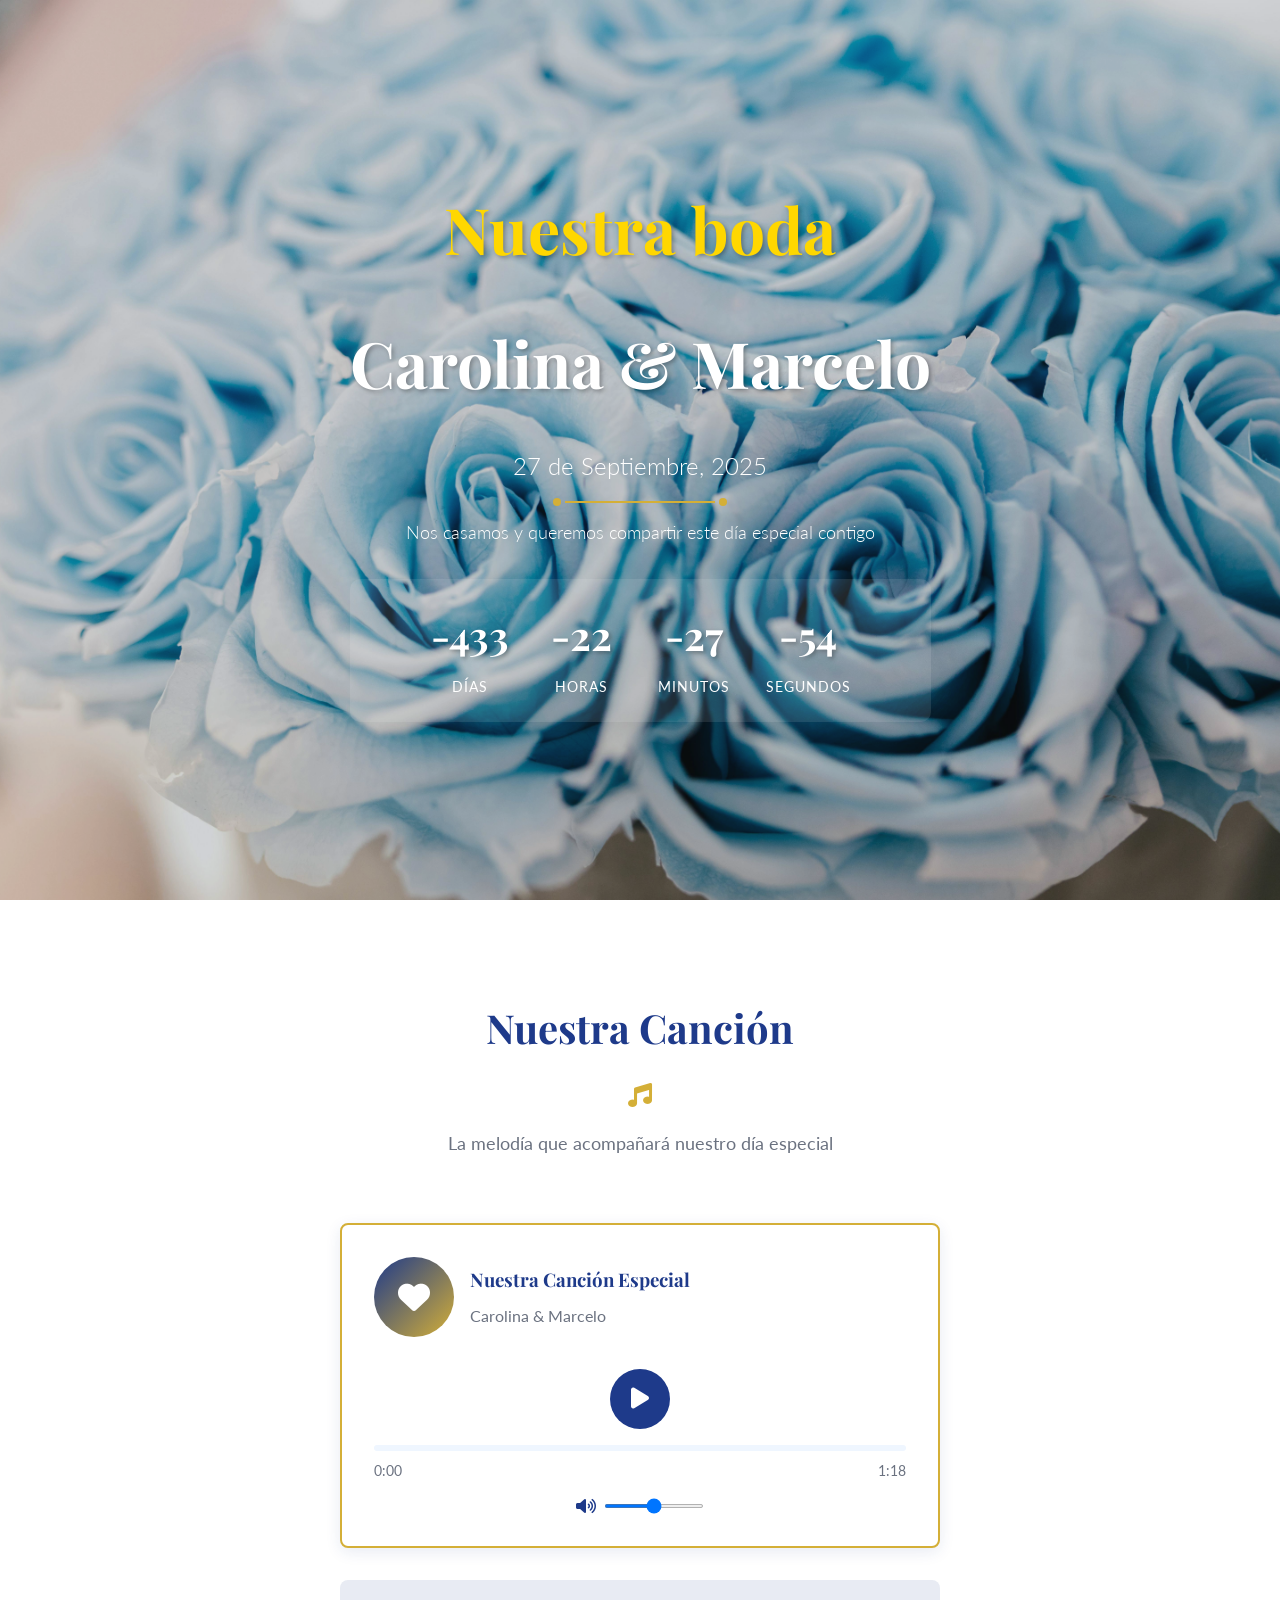
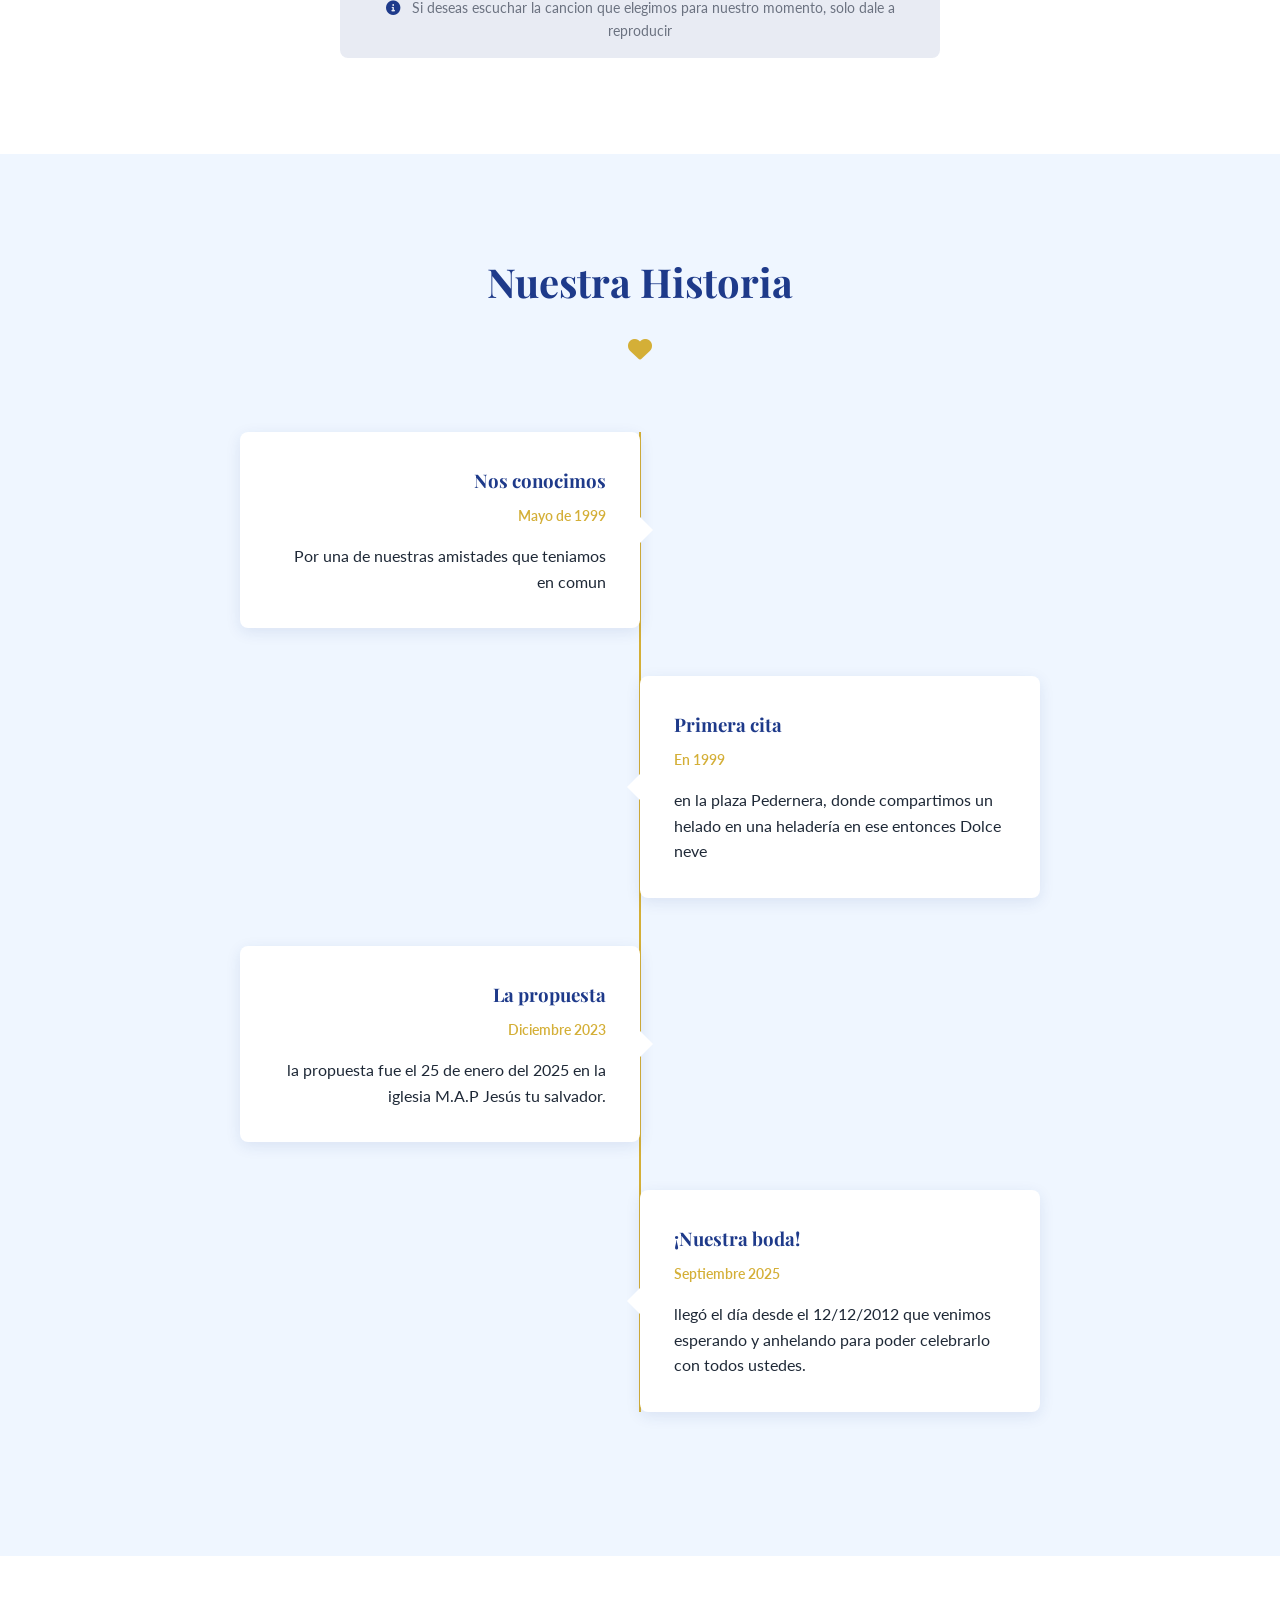
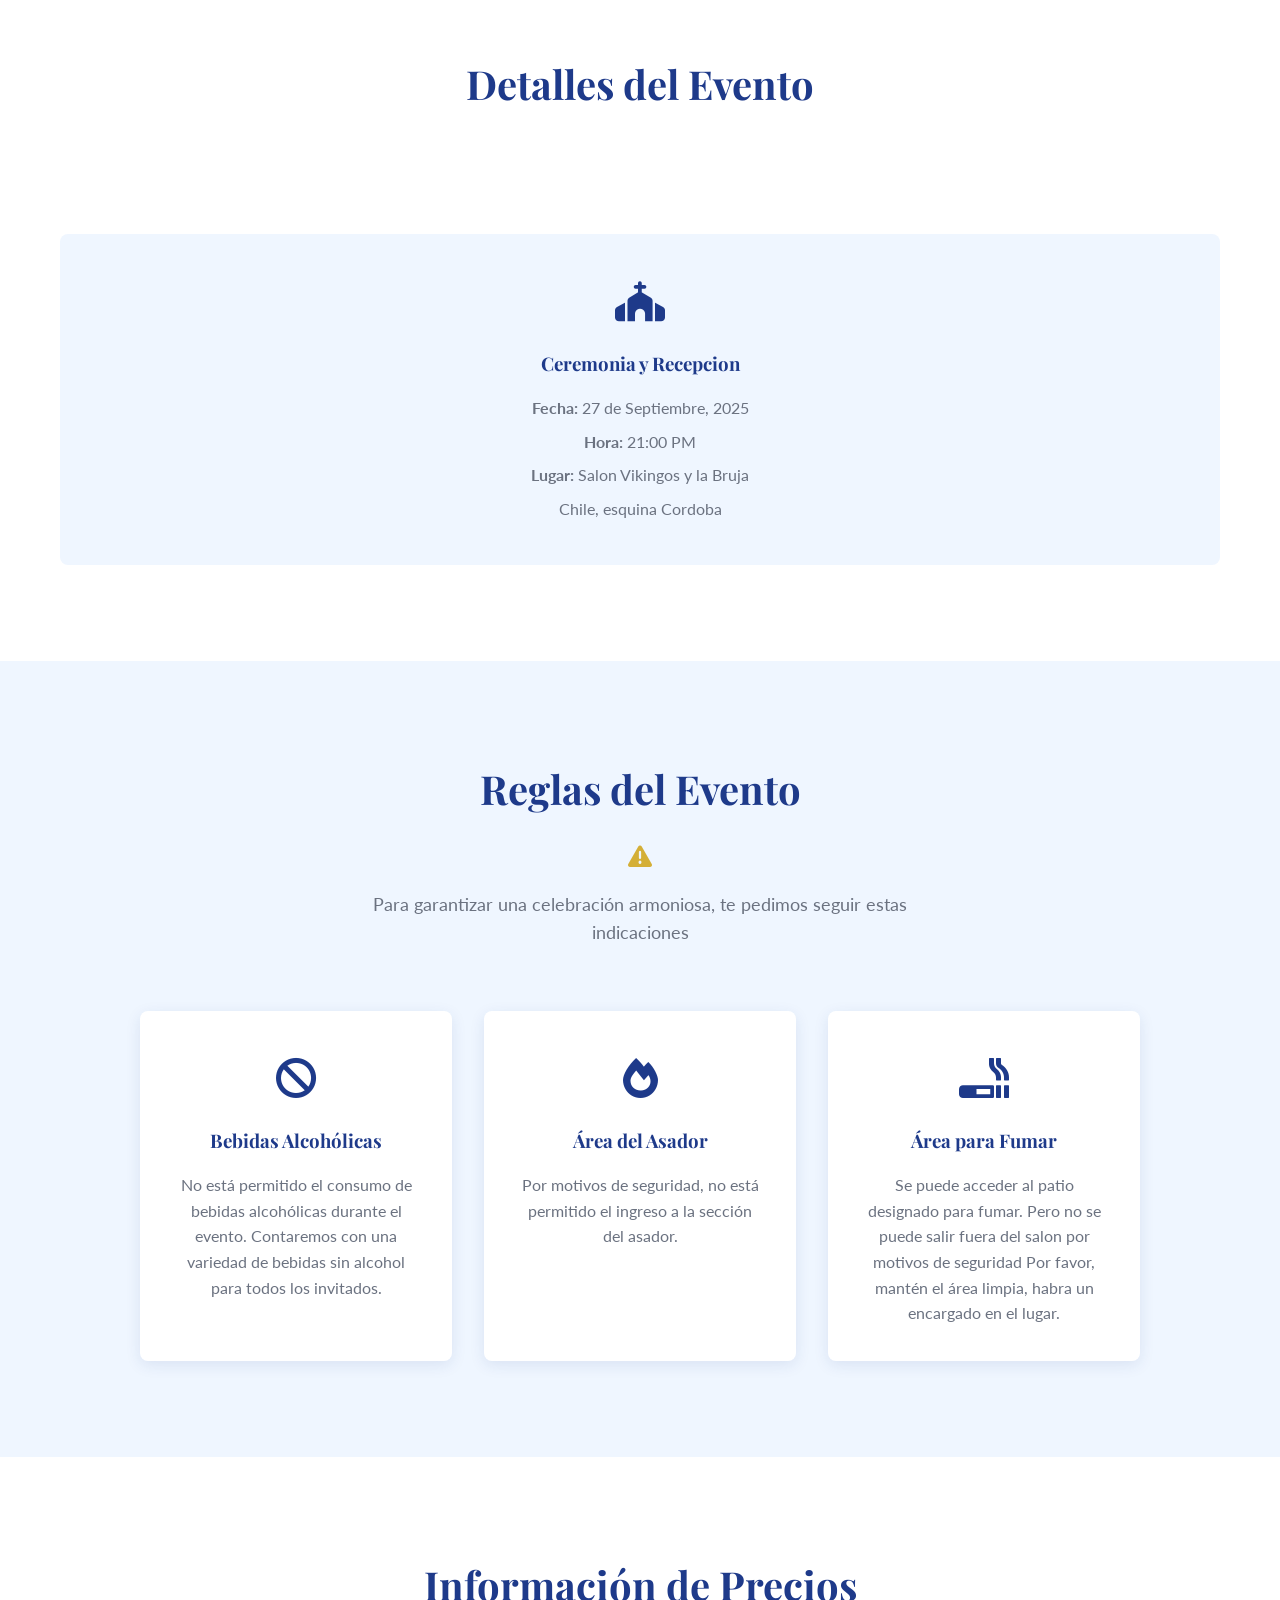
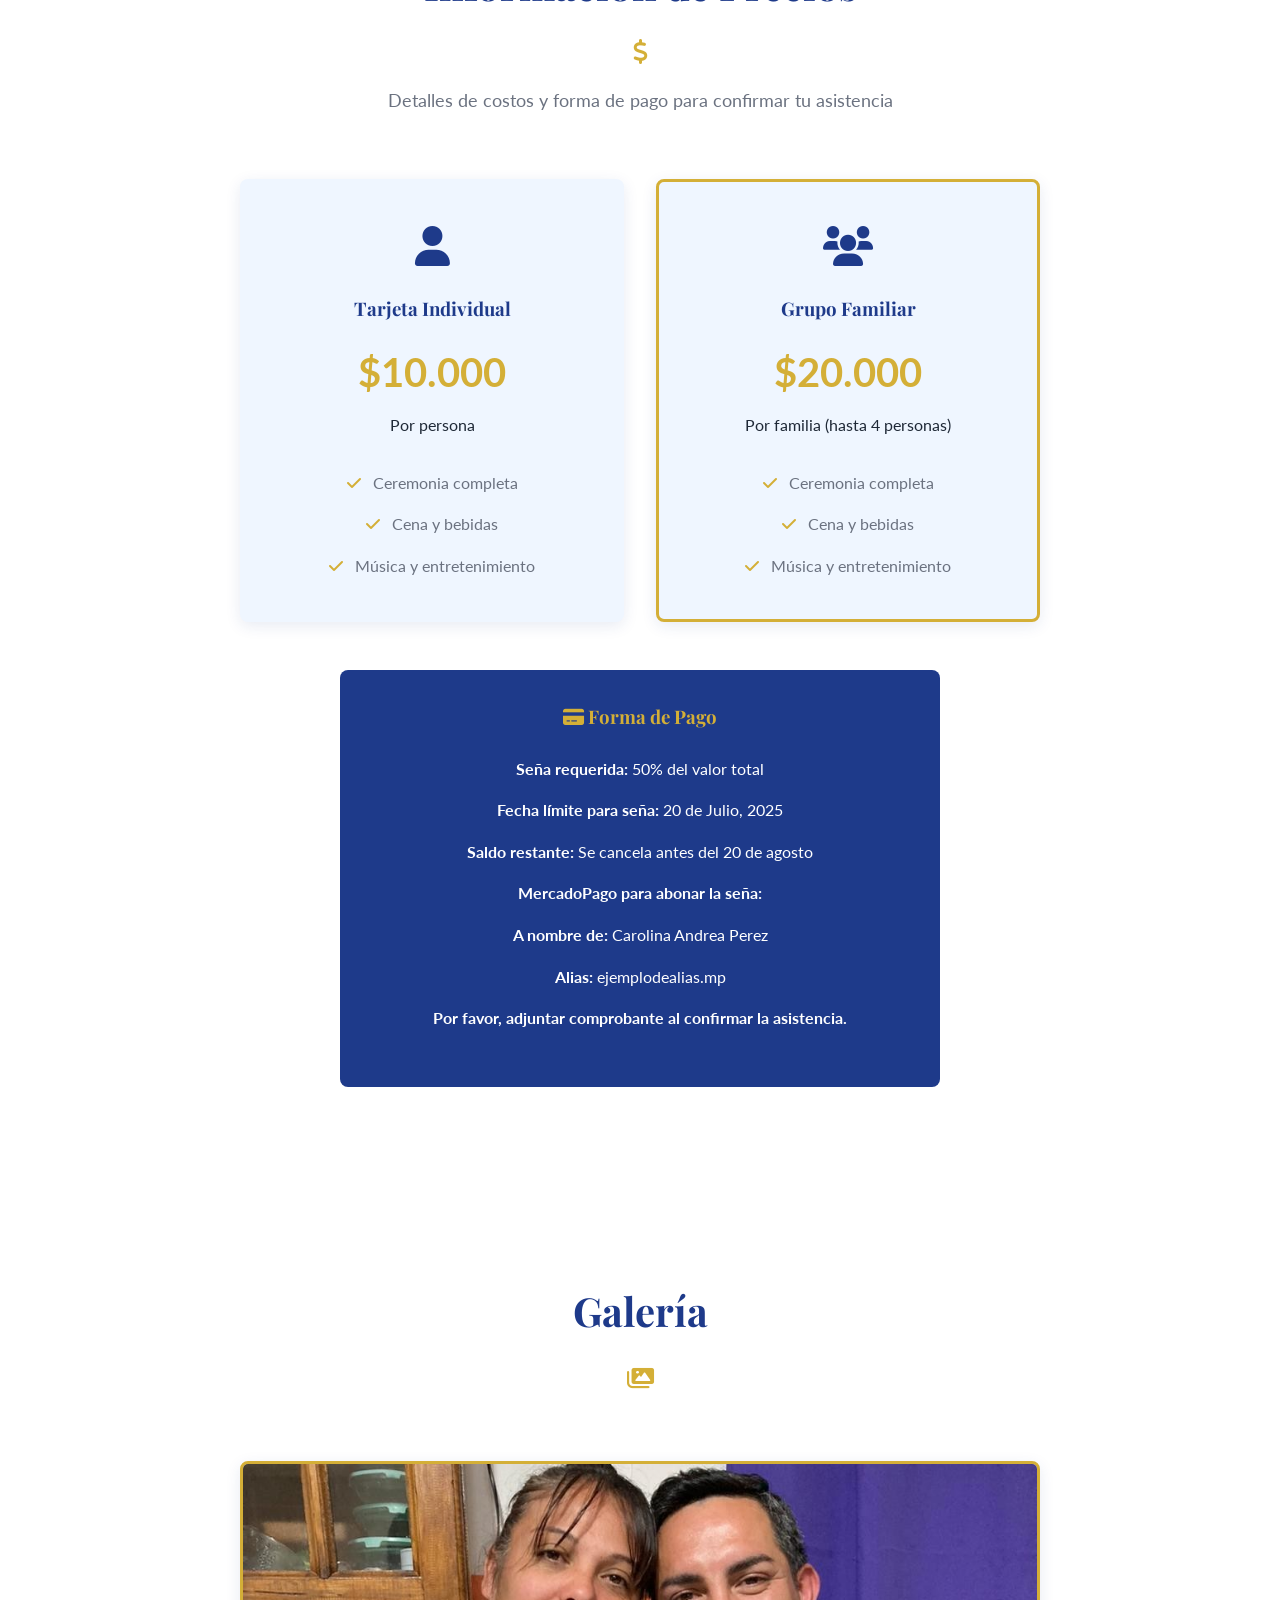
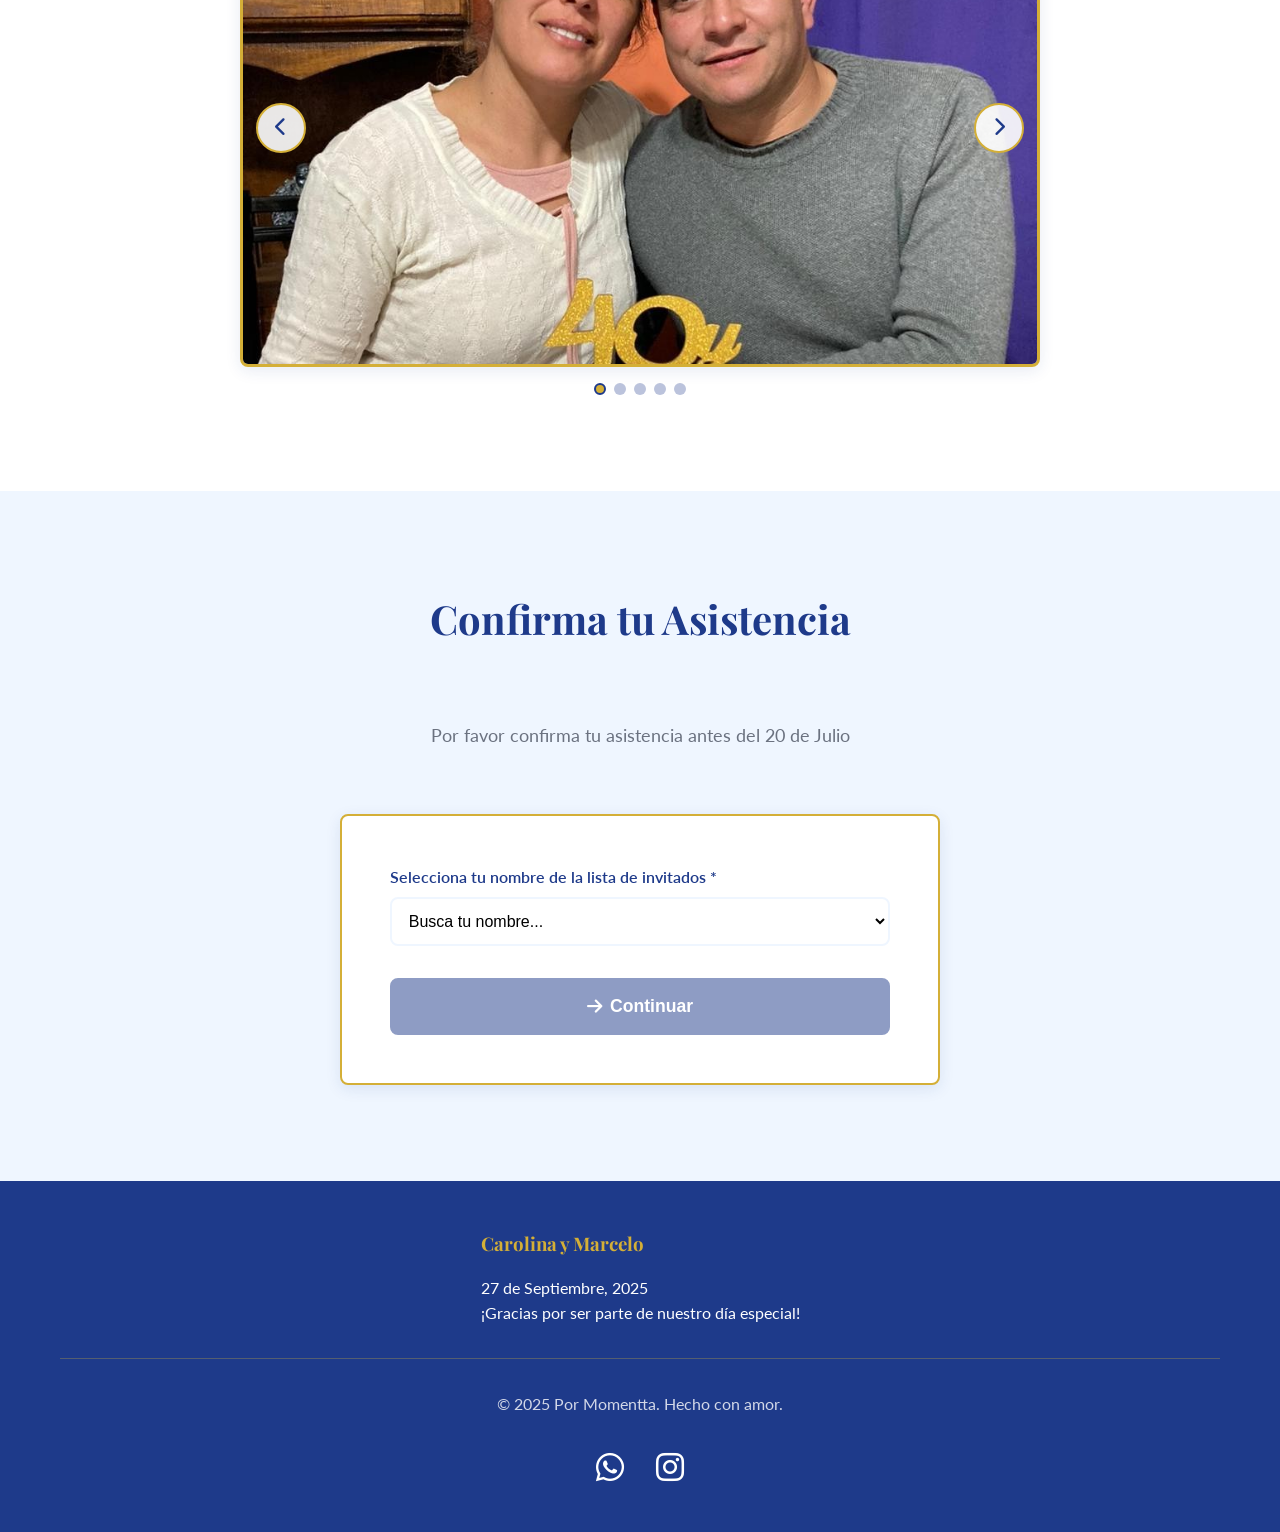
<file: landingpage/plantillas/casamientos/boda-azul-blanco/index.html>
<!DOCTYPE html>
<html lang="es">
<head>
    <meta charset="UTF-8">
    <meta name="viewport" content="width=device-width, initial-scale=1.0">
    <title>Carolina & Marcelo - Nuestra Boda</title>
    <link rel="preconnect" href="https://fonts.googleapis.com">
    <link rel="preconnect" href="https://fonts.gstatic.com" crossorigin>
    <link href="https://fonts.googleapis.com/css2?family=Playfair+Display:wght@400;700&family=Lato:wght@300;400;700&display=swap" rel="stylesheet">
    <link rel="stylesheet" href="https://cdnjs.cloudflare.com/ajax/libs/font-awesome/6.0.0/css/all.min.css">
    <link rel="stylesheet" href="style.css">
    <link rel="stylesheet" href="./contador.css">
</head>
<body>
    <!-- Hero Section -->
    <section class="hero" id="home">
        <div class="hero-content">
            <div class="hero-text fade-in">
                <h1 class="couple-names" style="color: gold;">Nuestra boda</h1>
    <h1 class="couple-names">Carolina & Marcelo</h1>
    <div class="wedding-date">
        <p class="date-text">27 de Septiembre, 2025</p>
        <div class="decorative-line"></div>
        <p class="subtitle">Nos casamos y queremos compartir este día especial contigo</p>
        
        <!-- Agregar el contador aquí -->
        <div class="countdown-container">
            <div class="countdown-item">
                <span id="days">00</span>
                <span class="countdown-label">Días</span>
            </div>
            <div class="countdown-item">
                <span id="hours">00</span>
                <span class="countdown-label">Horas</span>
            </div>
            <div class="countdown-item">
                <span id="minutes">00</span>
                <span class="countdown-label">Minutos</span>
            </div>
            <div class="countdown-item">
                <span id="seconds">00</span>
                <span class="countdown-label">Segundos</span>
            </div>
        </div>
    </div>
            </div>
            
        </div>
        <div class="hero-overlay"></div>
    </section>

    <!-- Navigation -->
    <nav class="navbar" id="navbar">
        <div class="nav-container">
            <div class="nav-logo">M & C</div>
            <ul class="nav-menu">
                <li><a href="#home" class="nav-link">Inicio</a></li>
                <li><a href="#about" class="nav-link">Nosotros</a></li>
                <li><a href="#details" class="nav-link">Detalles</a></li>
                <li><a href="#rules" class="nav-link">Reglas</a></li>
                <li><a href="#pricing" class="nav-link">Precios</a></li>
                <li><a href="#music" class="nav-link">Música</a></li>
                <li><a href="#gallery" class="nav-link">Galería</a></li>
                
            </ul>
            <div class="hamburger">
                <span></span>
                <span></span>
                <span></span>
            </div>
        </div>
    </nav>

    <!-- Music Section -->
    <section class="music" id="music">
        <div class="container">
            <div class="section-header">
                <h2 class="section-title">Nuestra Canción</h2>
                <div class="decorative-element">
                    <i class="fas fa-music"></i>
                </div>
                <p class="music-subtitle">La melodía que acompañará nuestro día especial</p>
            </div>
            <div class="music-player-container">
                <div class="music-player">
                    <div class="player-info">
                        <div class="song-artwork">
                            <i class="fas fa-heart"></i>
                        </div>
                        <div class="song-details">
                            <h3 id="songTitle">Nuestra Canción Especial</h3>
                            <p id="songArtist">Carolina & Marcelo</p>
                        </div>
                    </div>
                    <div class="player-controls">
                        <button class="control-btn" id="playPauseBtn">
                            <i class="fas fa-play"></i>
                        </button>
                        <div class="progress-container">
                            <div class="progress-bar">
                                <div class="progress" id="progress"></div>
                            </div>
                            <div class="time-info">
                                <span id="currentTime">0:00</span>
                                <span id="duration">0:00</span>
                            </div>
                        </div>
                        <div class="volume-container">
                            <i class="fas fa-volume-up"></i>
                            <input type="range" id="volumeSlider" min="0" max="100" value="50" class="volume-slider">
                        </div>
                    </div>
                    <audio id="audioPlayer" preload="metadata">
                        <source src="./wedding-song.mp3" type="audio/mpeg">
                        <source src="./wedding-song.ogg" type="audio/ogg">
                        Tu navegador no soporta el elemento de audio.
                    </audio>
                </div>
                <div class="upload-info">
                    <p><i class="fas fa-info-circle"></i> Si deseas escuchar la cancion que elegimos para nuestro momento, solo dale a reproducir</p>
                </div>
            </div>
        </div>
    </section>

    <!-- About Section -->
    <section class="about" id="about">
        <div class="container">
            <div class="section-header">
                <h2 class="section-title">Nuestra Historia</h2>
                <div class="decorative-element">
                    <i class="fas fa-heart"></i>
                </div>
            </div>
            <div class="timeline">
                <div class="timeline-item slide-up">
                    <div class="timeline-content">
                        <h3>Nos conocimos</h3>
                        <p class="timeline-date">Mayo de 1999</p>
                        <p>Por una de nuestras amistades que teniamos en comun
</p>
                    </div>
                </div>
                <div class="timeline-item slide-up">
                    <div class="timeline-content">
                        <h3>Primera cita</h3>
                        <p class="timeline-date">En 1999</p>
                        <p>en la plaza Pedernera, donde compartimos un helado en una heladería en ese entonces Dolce neve
</p>
                    </div>
                </div>
                <div class="timeline-item slide-up">
                    <div class="timeline-content">
                        <h3>La propuesta</h3>
                        <p class="timeline-date">Diciembre 2023</p>
                        <p>la propuesta fue el 25 de enero del 2025 en la iglesia M.A.P Jesús tu salvador.</p>
                    </div>
                </div>
                <div class="timeline-item slide-up">
                    <div class="timeline-content">
                        <h3>¡Nuestra boda!</h3>
                        <p class="timeline-date">Septiembre 2025</p>
                        <p>llegó el día desde el 12/12/2012 que venimos esperando y anhelando para poder celebrarlo con todos ustedes.</p>
                    </div>
                </div>
            </div>
        </div>
    </section>

    <!-- Wedding Details -->
    <section class="details" id="details">
        <div class="container">
            <div class="section-header">
                <h2 class="section-title">Detalles del Evento</h2>
                <div class="decorative-element">
                    <i class="fas fa-calendar-heart"></i>
                </div>
            </div>
            <div class="details-grid">
                <div class="detail-card fade-in">
                    <div class="card-icon">
                        <i class="fas fa-church"></i>
                    </div>
                    <h3>Ceremonia y Recepcion</h3>
                    <p><strong>Fecha:</strong> 27 de Septiembre, 2025</p>
                    <p><strong>Hora:</strong> 21:00 PM</p>
                    <p><strong>Lugar:</strong> Salon Vikingos y la Bruja</p>
                    <p>Chile, esquina Cordoba</p>
                </div>
                
            </div>
        </div>
    </section>

    <!-- Rules Section -->
    <section class="rules" id="rules">
        <div class="container">
            <div class="section-header">
                <h2 class="section-title">Reglas del Evento</h2>
                <div class="decorative-element">
                    <i class="fas fa-exclamation-triangle"></i>
                </div>
                <p class="rules-subtitle">Para garantizar una celebración armoniosa, te pedimos seguir estas indicaciones</p>
            </div>
            <div class="rules-grid">
                <div class="rule-card fade-in">
                    <div class="rule-icon">
                        <i class="fas fa-ban"></i>
                    </div>
                    <h3>Bebidas Alcohólicas</h3>
                    <p>No está permitido el consumo de bebidas alcohólicas durante el evento. Contaremos con una variedad de bebidas sin alcohol para todos los invitados.</p>
                </div>
                <div class="rule-card fade-in">
                    <div class="rule-icon">
                        <i class="fas fa-fire"></i>
                    </div>
                    <h3>Área del Asador</h3>
                    <p>Por motivos de seguridad, no está permitido el ingreso a la sección del asador.</p>
                </div>
                <div class="rule-card fade-in">
                    <div class="rule-icon">
                        <i class="fas fa-smoking"></i>
                    </div>
                    <h3>Área para Fumar</h3>
                    <p>Se puede acceder al patio designado para fumar. Pero no se puede salir fuera del salon por motivos de seguridad Por favor, mantén el área limpia, habra un encargado en el lugar.</p>
                </div>
            </div>
        </div>
    </section>

    <!-- Pricing Section -->
    <section class="pricing" id="pricing">
        <div class="container">
            <div class="section-header">
                <h2 class="section-title">Información de Precios</h2>
                <div class="decorative-element">
                    <i class="fas fa-dollar-sign"></i>
                </div>
                <p class="pricing-subtitle">Detalles de costos y forma de pago para confirmar tu asistencia</p>
            </div>
            <div class="pricing-grid">
                <div class="pricing-card fade-in">
                    <div class="pricing-icon">
                        <i class="fas fa-user"></i>
                    </div>
                    <h3>Tarjeta Individual</h3>
                    <div class="price">$10.000</div>
                    <p>Por persona</p>
                    <ul class="pricing-features">
                        <li><i class="fas fa-check"></i> Ceremonia completa</li>
                        <li><i class="fas fa-check"></i> Cena y bebidas</li>
                        <li><i class="fas fa-check"></i> Música y entretenimiento</li>
                    </ul>
                </div>
                <div class="pricing-card featured fade-in">
                    
                    <div class="pricing-icon">
                        <i class="fas fa-users"></i>
                    </div>
                    <h3>Grupo Familiar</h3>
                    <div class="price">$20.000</div>
                    <p>Por familia (hasta 4 personas)</p>
                    <ul class="pricing-features">
                        <li><i class="fas fa-check"></i> Ceremonia completa</li>
                        <li><i class="fas fa-check"></i> Cena y bebidas</li>
                        <li><i class="fas fa-check"></i> Música y entretenimiento</li>
                    </ul>
                </div>
            </div>
            <div class="payment-info">
                <div class="payment-card">
                    <h3><i class="fas fa-credit-card"></i> Forma de Pago</h3>
                    <p><strong>Seña requerida:</strong> 50% del valor total</p>
                    <p><strong>Fecha límite para seña:</strong> 20 de Julio, 2025</p>
                    <p><strong>Saldo restante:</strong> Se cancela antes del 20 de agosto</p>
                    <p><strong>MercadoPago para abonar la seña:</strong></p>
                    <p><strong>A nombre de:</strong> Carolina Andrea Perez</p>
                    <p><strong>Alias:</strong> ejemplodealias.mp</p>
                    <p><strong>Por favor, adjuntar comprobante al confirmar la asistencia.</strong> </p>
                    <div class="payment-methods">

                    </div>
                </div>
            </div>
        </div>
    </section>

    

    <!-- Gallery Section -->
    <section class="gallery" id="gallery">
        <div class="container">
            <div class="section-header">
                <h2 class="section-title">Galería</h2>
                <div class="decorative-element">
                    <i class="fas fa-images"></i>
                </div>
            </div>
            <div class="carousel-container">
                <div class="carousel" id="carousel">
                    <div class="carousel-slide active">
                        <img src="./img/casamiento1.jpg" alt="Foto 1">
                        
                    </div>
                    <div class="carousel-slide">
                        <img src="./img/casamiento2.jpg" alt="Foto 2">
                    </div>
                    <div class="carousel-slide">
                        <img src="./img/casamiento3.jpg" alt="Foto 3">
                    </div>
                    <div class="carousel-slide">
                        <img src="./img/casamiento4.jpg" alt="Foto 4">
                    </div>
                    <div class="carousel-slide">
                        <img src="./img/casamiento5.jpg" alt="Foto 5">
                    </div>
                </div>
                <button class="carousel-btn prev" id="prevBtn">
                    <i class="fas fa-chevron-left"></i>
                </button>
                <button class="carousel-btn next" id="nextBtn">
                    <i class="fas fa-chevron-right"></i>
                </button>
                <div class="carousel-indicators" id="indicators"></div>
            </div>
        </div>
    </section>

       <!-- RSVP Section -->
    <section class="rsvp" id="rsvp">
        <div class="container">
            <div class="section-header">
                <h2 class="section-title">Confirma tu Asistencia</h2>
                <div class="decorative-element">
                    <i class="fas fa-envelope-heart"></i>
                </div>
                <p class="rsvp-subtitle">Por favor confirma tu asistencia antes del 20 de Julio</p>
            </div>
            <div class="rsvp-form-container">
                <form class="rsvp-form" id="rsvpForm">
                    <!-- Paso 1: Selección de invitado -->
                    <div class="form-step" id="step1">
                        <div class="form-group">
                            <label for="guestSelect">Selecciona tu nombre de la lista de invitados *</label>
                            <select id="guestSelect" name="guestSelect" required>
                                <option value="">Busca tu nombre...</option>
                            </select>
                        </div>
                        <button type="button" class="next-btn" id="nextStep1">
                            <i class="fas fa-arrow-right"></i>
                            Continuar
                        </button>
                    </div>

                    <!-- Paso 2: Información del grupo familiar -->
                    <div class="form-step hidden" id="step2">
                        <div class="guest-info-card">
                            <h3 id="selectedGuestName">Información del Invitado</h3>
                            <div class="guest-details">
                                <p><strong>Tipo de entrada:</strong> <span id="ticketTypeDisplay"></span></p>
                                <p><strong>Precio:</strong> <span id="priceDisplay"></span></p>
                                <p>En caso de asistir solo, el precio es de $10.000</p>
                            </div>
                        </div>

                        <!-- Opciones de asistencia para grupos familiares -->
                        <div class="form-group" id="attendanceOptionsGroup" style="display: none;">
                            <label>¿Cómo deseas asistir? *</label>
                            <div class="radio-group">
                                <label class="radio-label">
                                    <input type="radio" name="attendanceType" value="alone" required>
                                    <span>Asistiré solo/a</span>
                                </label>
                                <label class="radio-label">
                                    <input type="radio" name="attendanceType" value="family" required>
                                    <span>Asistiré con mi grupo familiar</span>
                                </label>
                            </div>
                        </div>

                        <!-- Lista de miembros familiares -->
                        <div class="form-group" id="familyMembersGroup" style="display: none;">
                            <label>Miembros de tu grupo familiar invitados:</label>
                            <div id="familyMembersList" class="family-members-list">
                                <!-- Se llena dinámicamente -->
                            </div>
                        </div>

                        <div class="form-group">
                            <label for="attendance">¿Asistirás? *</label>
                            <div class="radio-group">
                                <label class="radio-label">
                                    <input type="radio" name="attendance" value="yes" required>
                                    <span>Sí, asistiré</span>
                                </label>
                                <label class="radio-label">
                                    <input type="radio" name="attendance" value="no" required>
                                    <span>No podré asistir</span>
                                </label>
                            </div>
                        </div>

                        <div class="form-group" id="paymentGroup" style="display: none;">
                            <label for="paymentStatus">Estado del pago *</label>
                            <div class="radio-group">
                                <label class="radio-label">
                                    <input type="radio" name="paymentStatus" value="deposit">
                                    <span>Ya pagué la seña (50%)</span>
                                </label>
                                <label class="radio-label">
                                    <input type="radio" name="paymentStatus" value="pending">
                                    <span>Pagaré la seña próximamente</span>
                                </label>
                            </div>
                        </div>

                        <div class="form-group">
                            <label for="message">Mensaje especial (opcional)</label>
                            <textarea id="message" name="message" rows="4" placeholder="Escribe un mensaje para los novios..."></textarea>
                        </div>

                        <div class="form-buttons">
                            <button type="button" class="back-btn" id="backStep1">
                                <i class="fas fa-arrow-left"></i>
                                Volver
                            </button>
                            <button type="button" class="whatsapp-btn" id="whatsappBtn" style="display: none;">
                                <i class="fab fa-whatsapp"></i>
                                Confirmar por WhatsApp
                            </button>
                        </div>
                    </div>
                </form>
            </div>
        </div>
    </section>

    <!-- Footer -->
    <!-- Footer -->
<footer class="footer">
    <div class="container">
        <div class="footer-content">
            <div class="footer-text">
                <h3>Carolina y Marcelo</h3>
                <p>27 de Septiembre, 2025</p>
                <p>¡Gracias por ser parte de nuestro día especial!</p>
            </div>
            
        </div>
        <div class="footer-bottom">
            <p>&copy; 2025 Por Momentta. Hecho con amor.</p>
            <div class="social-icons">
                <a href="https://wa.me/+542657305625" target="_blank" class="social-link">
                    <i class="fab fa-whatsapp"></i>
                </a>
                <a href="https://instagram.com/luciano_rodriguez86" target="_blank" class="social-link">
                    <i class="fab fa-instagram"></i>
                </a>
            </div>
        </div>
    </div>
</footer>

    <!-- Success Modal -->
    <div class="modal" id="successModal">
        <div class="modal-content">
            <span class="close">&times;</span>
            <div class="modal-body">
                <i class="fas fa-check-circle"></i>
                <h3>¡Gracias por confirmar!</h3>
                <p>Hemos recibido tu confirmación. ¡Te esperamos con mucha emoción!</p>
            </div>
        </div>
    </div>

    <script src="main.js"></script>
    <script src="./contador.js"></script>
    <script src="guest-data.js"></script>
</file>
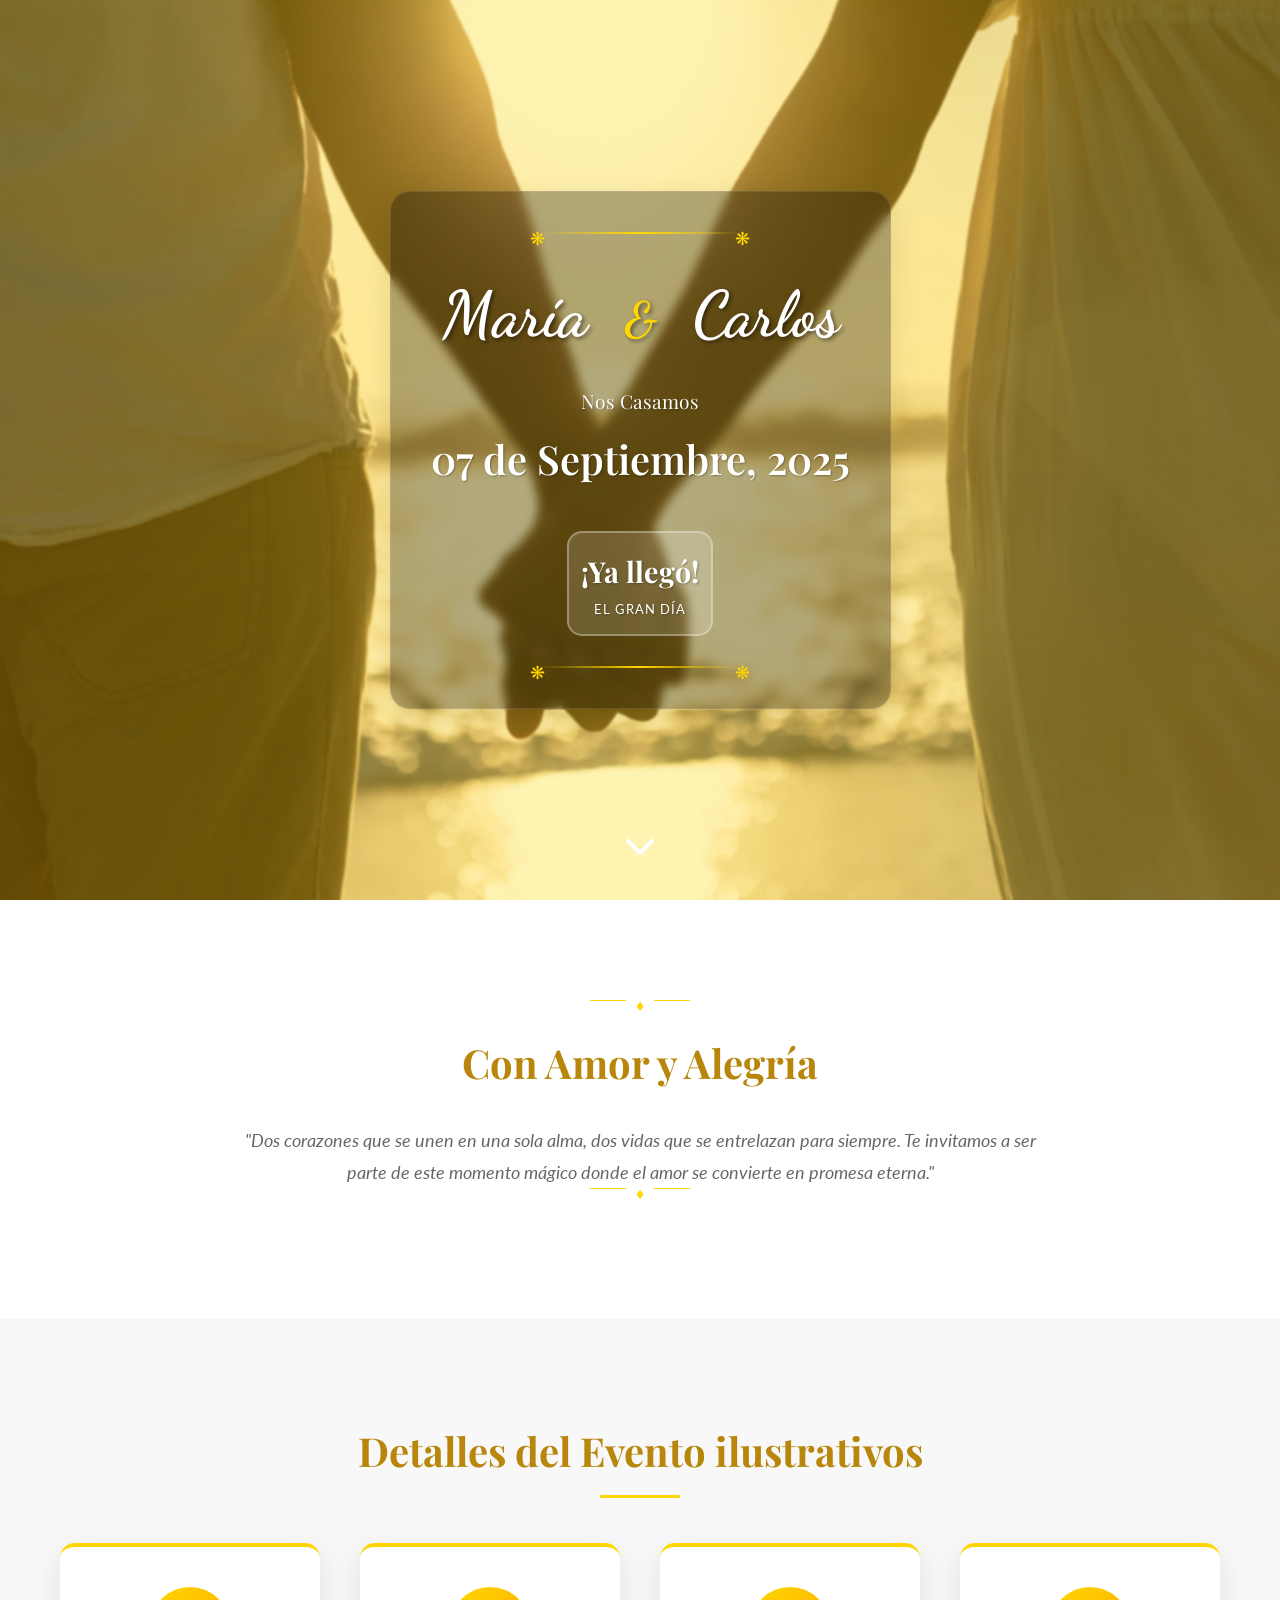
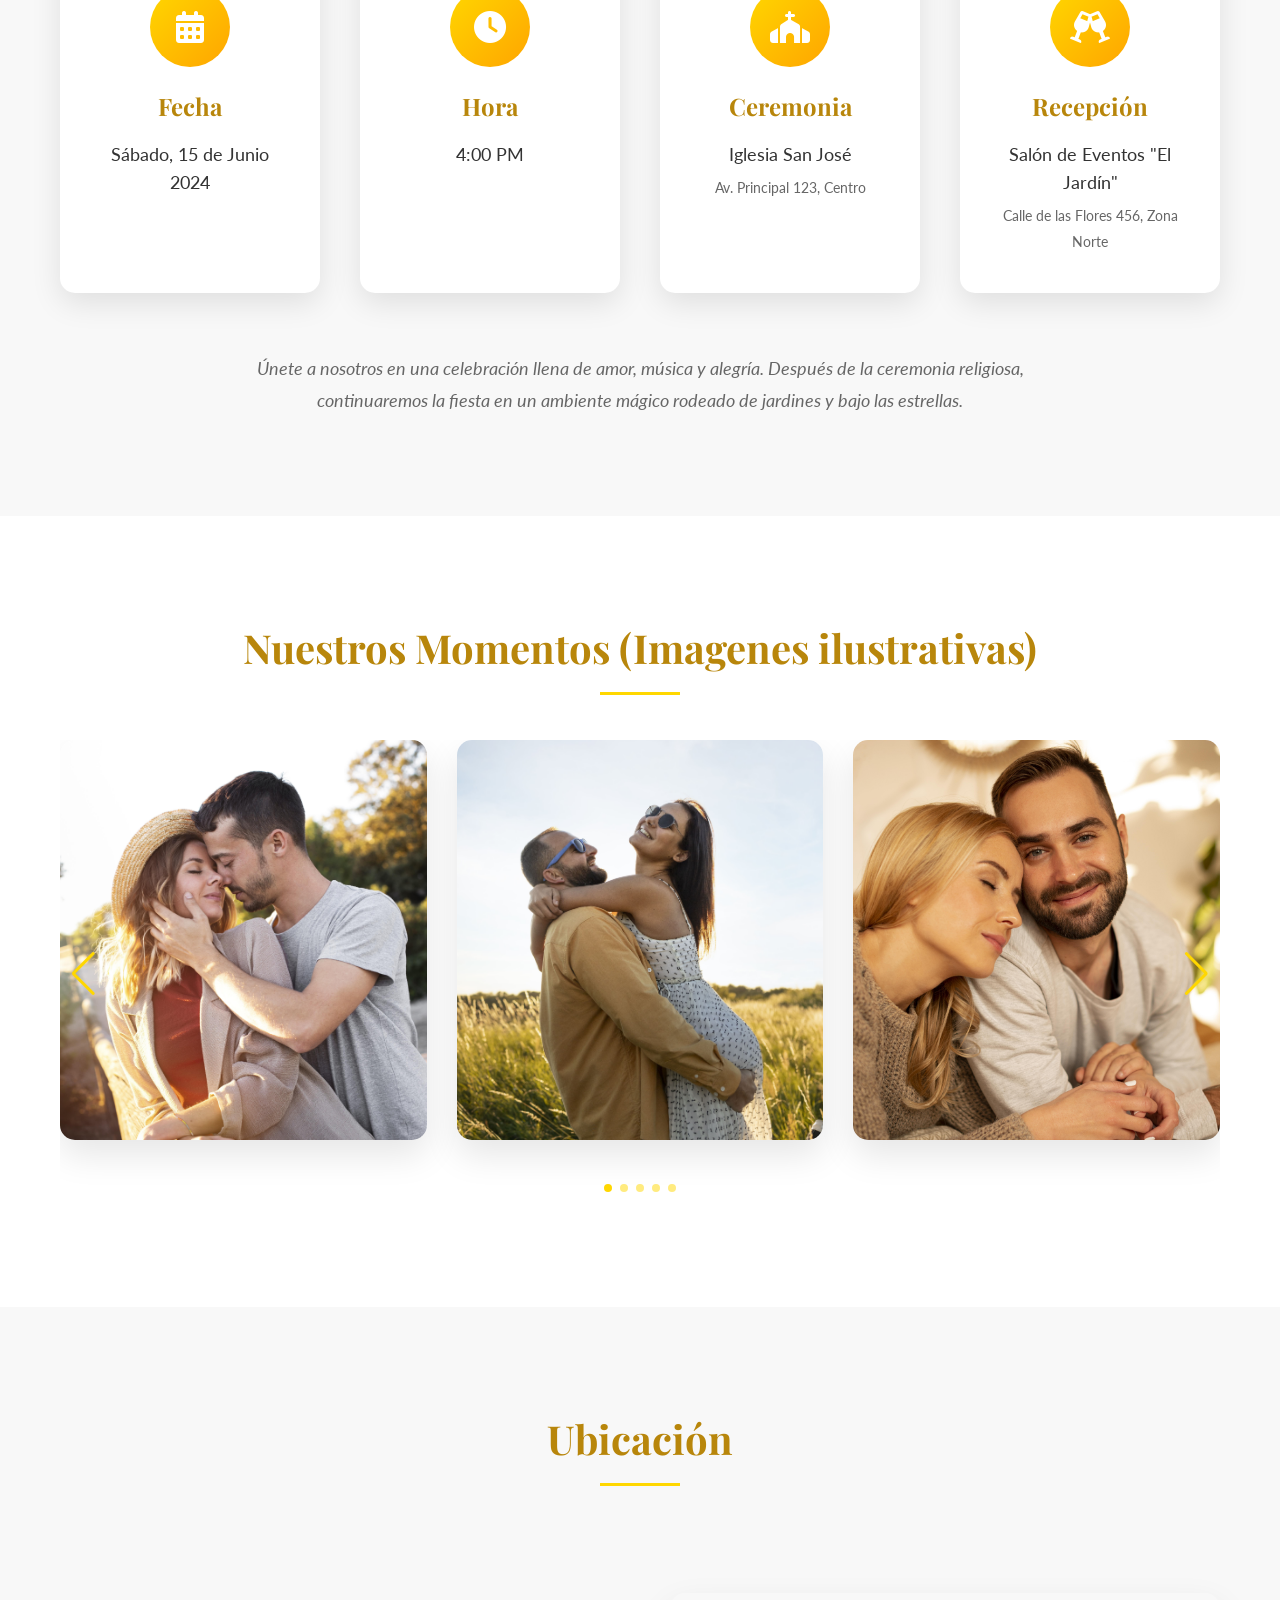
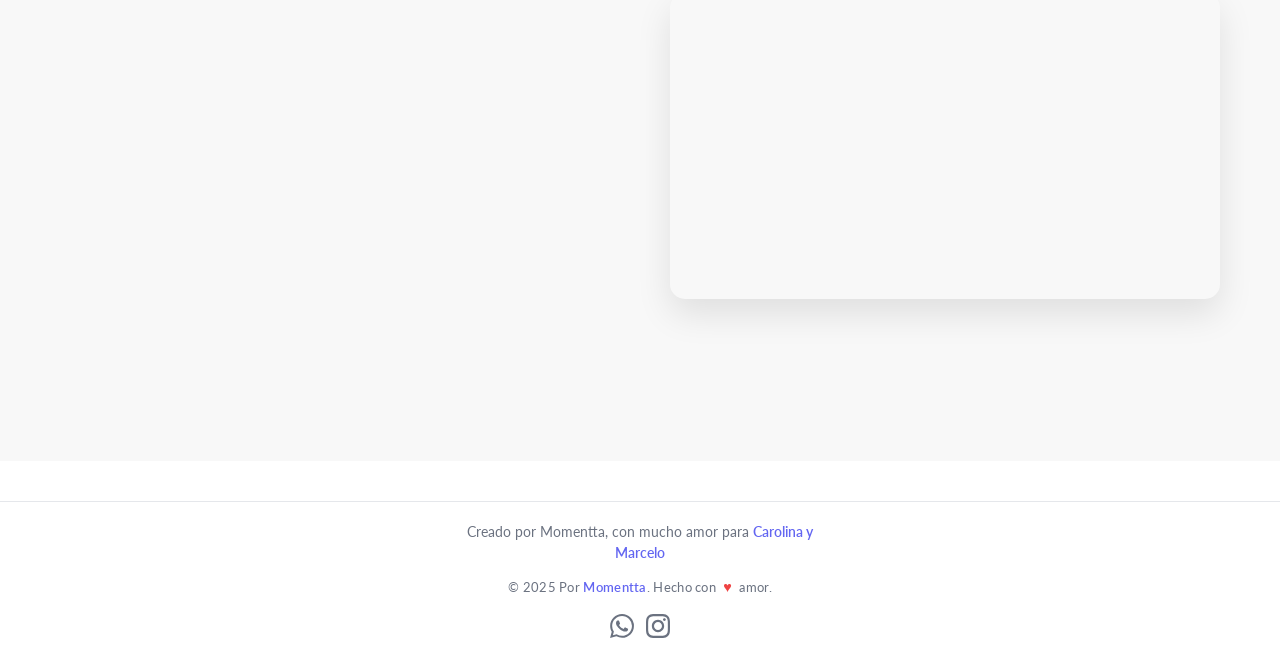
<file: landingpage/plantillas/casamientos/boda-dorada/index.html>
<!DOCTYPE html>
<html lang="es">
<head>
    <meta charset="UTF-8">
    <meta name="viewport" content="width=device-width, initial-scale=1.0">
    <title>María & Carlos - Invitación de Boda</title>
    <link rel="stylesheet" href="https://cdn.jsdelivr.net/npm/swiper@11/swiper-bundle.min.css">
    <link rel="stylesheet" href="./assets/stylesheet.css">
    <link rel="stylesheet" href="./assets/footer.css">
    <link href="https://fonts.googleapis.com/css2?family=Dancing+Script:wght@400;600;700&family=Playfair+Display:wght@300;400;600&family=Lato:wght@300;400;700&display=swap" rel="stylesheet">
    <link rel="stylesheet" href="https://cdnjs.cloudflare.com/ajax/libs/font-awesome/6.0.0/css/all.min.css">
</head>
<body>
    <!-- Hero Section -->
    <section class="hero" id="hero">
        <div class="hero-overlay"></div>
        <div class="hero-content">
            <div class="hero-decoration top-decoration"></div>
            <h1 class="couple-names">
                <span class="bride-name">María</span>
                <span class="ampersand">&</span>
                <span class="groom-name">Carlos</span>
            </h1>
            <div class="wedding-date">
                <span class="date-text">Nos Casamos</span>
                <span class="main-date">07 de Septiembre, 2025</span>
            </div>

            <!-- Agregar contador regresivo en el hero -->
            <div class="hero-countdown">
                <div class="countdown-hero" id="countdown-hero">
                    <div class="countdown-item-hero">
                        <span class="countdown-number-hero" id="days-hero">00</span>
                        <span class="countdown-label-hero">Días</span>
                    </div>
                    <div class="countdown-item-hero">
                        <span class="countdown-number-hero" id="hours-hero">00</span>
                        <span class="countdown-label-hero">Horas</span>
                    </div>
                    <div class="countdown-item-hero">
                        <span class="countdown-number-hero" id="minutes-hero">00</span>
                        <span class="countdown-label-hero">Min</span>
                    </div>
                    <div class="countdown-item-hero">
                        <span class="countdown-number-hero" id="seconds-hero">00</span>
                        <span class="countdown-label-hero">Seg</span>
                    </div>
                </div>
            </div>

            <div class="hero-decoration bottom-decoration"></div>
        </div>
        <div class="scroll-indicator">
            <i class="fas fa-chevron-down"></i>
        </div>
    </section>

    <!-- Mensaje de Bienvenida -->
    <section class="welcome-section">
        <div class="container">
            <div class="welcome-content">
                <div class="section-decoration"></div>
                <h2 class="welcome-title">Con Amor y Alegría</h2>
                <p class="welcome-message">
                    "Dos corazones que se unen en una sola alma, dos vidas que se entrelazan para siempre. 
                    Te invitamos a ser parte de este momento mágico donde el amor se convierte en promesa eterna."
                </p>
                <div class="section-decoration"></div>
            </div>
        </div>
    </section>

    <!-- Detalles del Evento -->
    <section class="event-details">
        <div class="container">
            <h2 class="section-title">Detalles del Evento ilustrativos</h2>
            <div class="details-grid">
                <div class="detail-card">
                    <div class="detail-icon">
                        <i class="fas fa-calendar-alt"></i>
                    </div>
                    <h3>Fecha</h3>
                    <p>Sábado, 15 de Junio 2024</p>
                </div>
                <div class="detail-card">
                    <div class="detail-icon">
                        <i class="fas fa-clock"></i>
                    </div>
                    <h3>Hora</h3>
                    <p>4:00 PM</p>
                </div>
                <div class="detail-card">
                    <div class="detail-icon">
                        <i class="fas fa-church"></i>
                    </div>
                    <h3>Ceremonia</h3>
                    <p>Iglesia San José</p>
                    <small>Av. Principal 123, Centro</small>
                </div>
                <div class="detail-card">
                    <div class="detail-icon">
                        <i class="fas fa-glass-cheers"></i>
                    </div>
                    <h3>Recepción</h3>
                    <p>Salón de Eventos "El Jardín"</p>
                    <small>Calle de las Flores 456, Zona Norte</small>
                </div>
            </div>
            <div class="event-description">
                <p>Únete a nosotros en una celebración llena de amor, música y alegría. 
                Después de la ceremonia religiosa, continuaremos la fiesta en un ambiente 
                mágico rodeado de jardines y bajo las estrellas.</p>
            </div>
        </div>
    </section>

    <!-- Carrusel de Imágenes -->
    <section class="gallery-section">
        <div class="container">
            <h2 class="section-title">Nuestros Momentos (Imagenes ilustrativas)</h2>
            <div class="swiper gallery-swiper">
                <div class="swiper-wrapper">
                    <div class="swiper-slide">
                        <img src="./utils/images_carruseles/encantadora-pareja-pasar-tiempo-juntos.jpg" alt="Foto de compromiso">
                    </div>
                    <div class="swiper-slide">
                        <img src="./utils/images_carruseles/estilo-de-vida-de-las-personas-que-viven-sin-cuidado.jpg" alt="Paseo romántico">
                    </div>
                    <div class="swiper-slide">
                        <img src="./utils/images_carruseles/pareja-de-primer-plano-relajante.jpg" alt="Momento divertido">
                    </div>
                    <div class="swiper-slide">
                        <img src="./utils/images_carruseles/pareja-disfrutando-del-estilo-de-vida-de-casa-de-invierno.jpg" alt="Cena romántica">
                    </div>
                    <div class="swiper-slide">
                        <img src="./utils/images_carruseles/pareja-haciendo-forma-de-corazon-de-manos.jpg" alt="Bailando juntos">
                    </div>
                </div>
                <div class="swiper-pagination"></div>
                <div class="swiper-button-next"></div>
                <div class="swiper-button-prev"></div>
            </div>
        </div>
    </section>

    <!-- Ubicación -->
    <section class="location-section">
        <div class="container">
            <h2 class="section-title">Ubicación</h2>
            <div class="location-content">
                <div class="location-info">
                    <div class="location-item">
                        <h3><i class="fas fa-church"></i> Ceremonia</h3>
                        <p>Iglesia San José<br>
                        Av. Principal 123, Centro<br>
                        4:00 PM</p>
                    </div>
                    <div class="location-item">
                        <h3><i class="fas fa-glass-cheers"></i> Recepción</h3>
                        <p>Salón de Eventos "El Jardín"<br>
                        Calle de las Flores 456, Zona Norte<br>
                        6:00 PM</p>
                    </div>
                </div>
                <div class="map-container">
                    <iframe 
                        src="https://www.google.com/maps/embed?pb=!1m18!1m12!1m3!1d3976.8234567890123!2d-74.0123456789!3d4.6123456789!2m3!1f0!2f0!3f0!3m2!1i1024!2i768!4f13.1!3m3!1m2!1s0x0%3A0x0!2zNMKwMzYnNDQuNCJOIDc0wrAwMCc0NC40Ilc!5e0!3m2!1ses!2sco!4v1234567890123!5m2!1ses!2sco"
                        width="100%" 
                        height="300" 
                        style="border:0;" 
                        allowfullscreen="" 
                        loading="lazy" 
                        referrerpolicy="no-referrer-when-downgrade">
                    </iframe>
                </div>
            </div>
        </div>
    </section>


    <!-- FOOTER MOMENTTA -->
    <!-- FOOTER MOMENTTA -->
<footer class="momentta-footer">
  <p class="momentta-footer__dedication">
    Creado por Momentta, con mucho amor para <span class="names">Carolina y Marcelo</span>
  </p>
  <div class="momentta-footer__brand">
    © 2025 Por <span class="brand-name">Momentta</span>. Hecho con <span class="momentta-footer__heart">♥</span> amor.
  </div>
  <div class="momentta-footer__contact">
    <!-- WhatsApp -->
    <svg class="momentta-footer__contact-icon" viewBox="0 0 24 24">
      <path d="M17.472 14.382c-.297-.149-1.758-.867-2.03-.967-.273-.099-.471-.148-.67.15-.197.297-.767.966-.94 1.164-.173.199-.347.223-.644.075-.297-.15-1.255-.463-2.39-1.475-.883-.788-1.48-1.761-1.653-2.059-.173-.297-.018-.458.13-.606.134-.133.298-.347.446-.52.149-.174.198-.298.298-.497.099-.198.05-.371-.025-.52-.075-.149-.669-1.612-.916-2.207-.242-.579-.487-.5-.669-.51-.173-.008-.371-.01-.57-.01-.198 0-.52.074-.792.372-.272.297-1.04 1.016-1.04 2.479 0 1.462 1.065 2.875 1.213 3.074.149.198 2.096 3.2 5.077 4.487.709.306 1.262.489 1.694.625.712.227 1.36.195 1.871.118.571-.085 1.758-.719 2.006-1.413.248-.694.248-1.289.173-1.413-.074-.124-.272-.198-.57-.347m-5.421 7.403h-.004a9.87 9.87 0 01-5.031-1.378l-.361-.214-3.741.982.998-3.648-.235-.374a9.86 9.86 0 01-1.51-5.26c.001-5.45 4.436-9.884 9.888-9.884 2.64 0 5.122 1.03 6.988 2.898a9.825 9.825 0 012.893 6.994c-.003 5.45-4.437 9.884-9.885 9.884m8.413-18.297A11.815 11.815 0 0012.05 0C5.495 0 .16 5.335.157 11.892c0 2.096.547 4.142 1.588 5.945L.057 24l6.305-1.654a11.882 11.882 0 005.683 1.448h.005c6.554 0 11.89-5.335 11.893-11.893A11.821 11.821 0 0020.465 3.516"/>
    </svg>
    <!-- Instagram -->
    <svg class="momentta-footer__contact-icon" viewBox="0 0 24 24">
      <path d="M12 2.163c3.204 0 3.584.012 4.85.07 3.252.148 4.771 1.691 4.919 4.919.058 1.265.069 1.645.069 4.849 0 3.205-.012 3.584-.069 4.849-.149 3.225-1.664 4.771-4.919 4.919-1.266.058-1.644.07-4.85.07-3.204 0-3.584-.012-4.849-.07-3.26-.149-4.771-1.699-4.919-4.92-.058-1.265-.07-1.644-.07-4.849 0-3.204.013-3.583.07-4.849.149-3.227 1.664-4.771 4.919-4.919 1.266-.057 1.645-.069 4.849-.069zm0-2.163c-3.259 0-3.667.014-4.947.072-4.358.2-6.78 2.618-6.98 6.98-.059 1.281-.073 1.689-.073 4.948 0 3.259.014 3.668.072 4.948.2 4.358 2.618 6.78 6.98 6.98 1.281.058 1.689.072 4.948.072 3.259 0 3.668-.014 4.948-.072 4.354-.2 6.782-2.618 6.979-6.98.059-1.28.073-1.689.073-4.948 0-3.259-.014-3.667-.072-4.947-.196-4.354-2.617-6.78-6.979-6.98-1.281-.059-1.69-.073-4.949-.073zm0 5.838c-3.403 0-6.162 2.759-6.162 6.162s2.759 6.163 6.162 6.163 6.162-2.759 6.162-6.163c0-3.403-2.759-6.162-6.162-6.162zm0 10.162c-2.209 0-4-1.79-4-4 0-2.209 1.791-4 4-4s4 1.791 4 4c0 2.21-1.791 4-4 4zm6.406-11.845c-.796 0-1.441.645-1.441 1.44s.645 1.44 1.441 1.44c.795 0 1.439-.645 1.439-1.44s-.644-1.44-1.439-1.44z"/>
    </svg>
  </div>
</footer>

    <script src="https://cdn.jsdelivr.net/npm/swiper@11/swiper-bundle.min.js"></script>
    <script src="./js/main.js"></script>
</body>
</html>
</file>
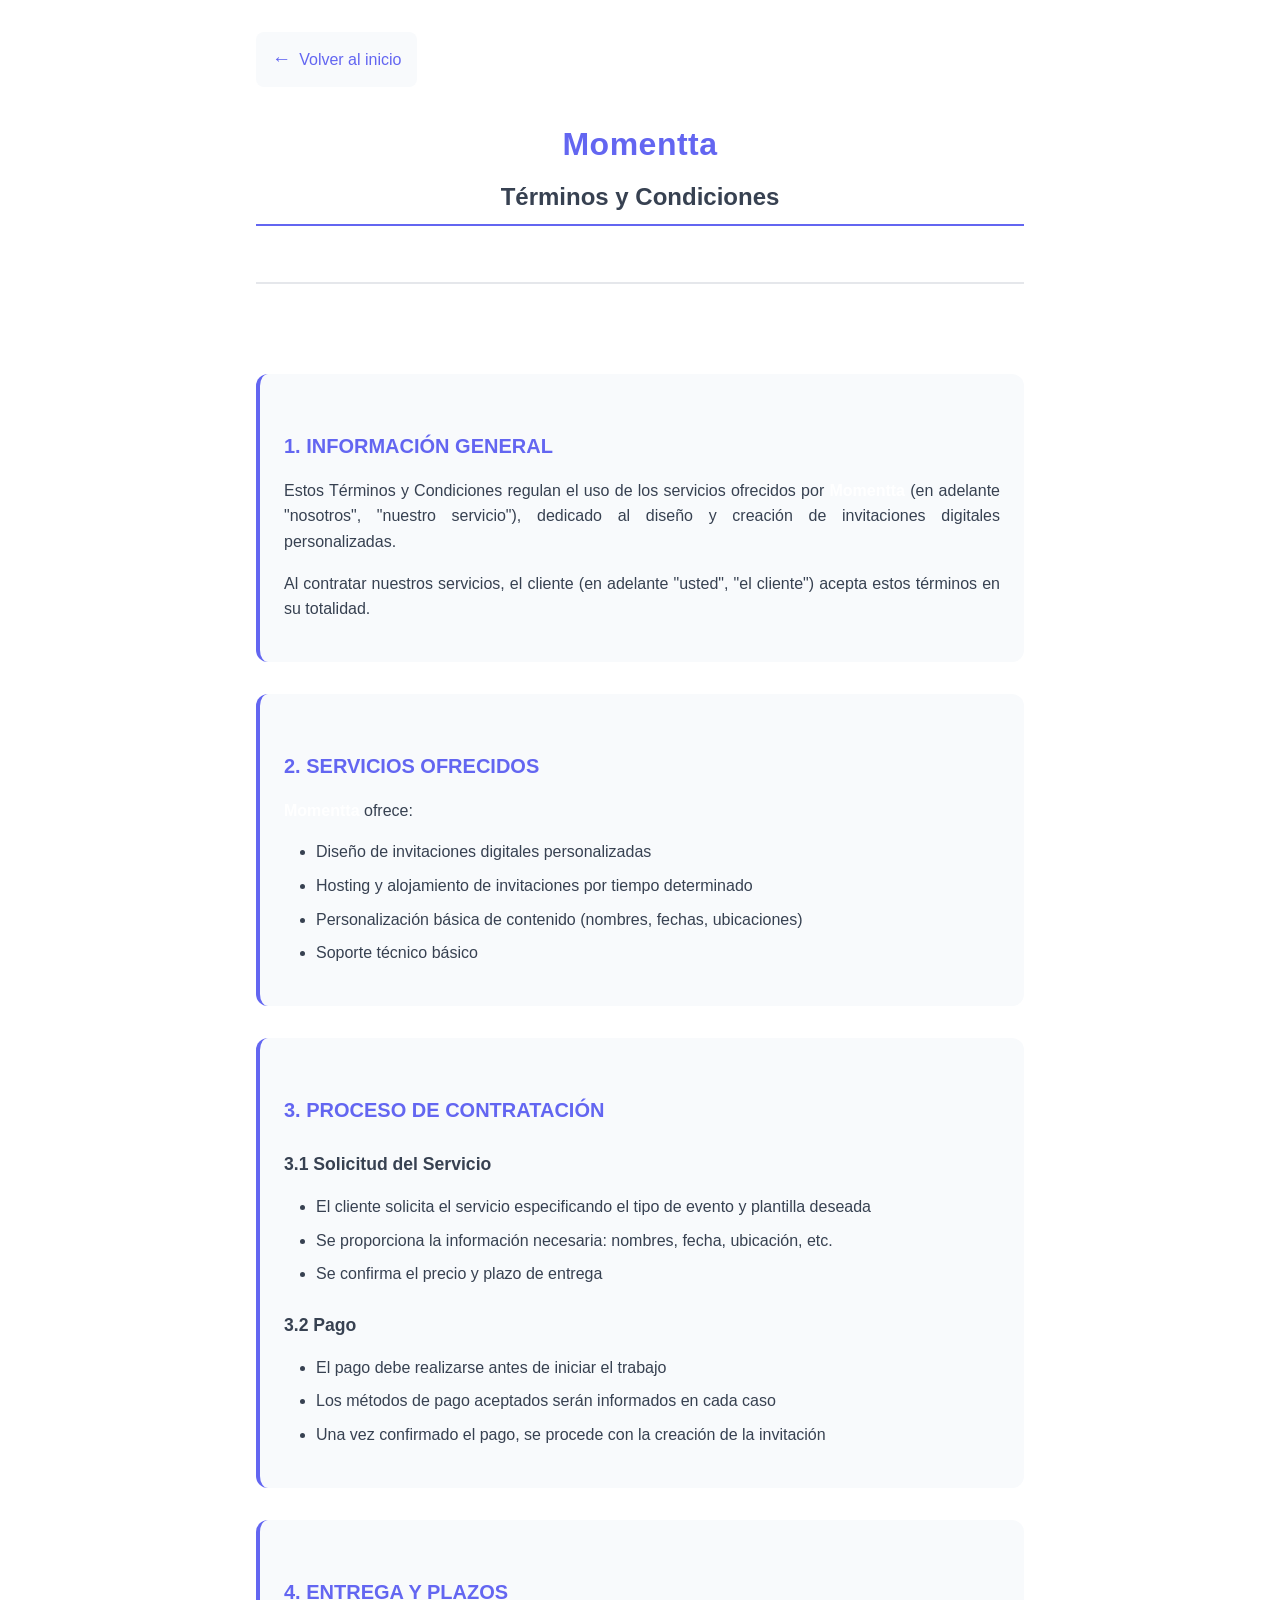
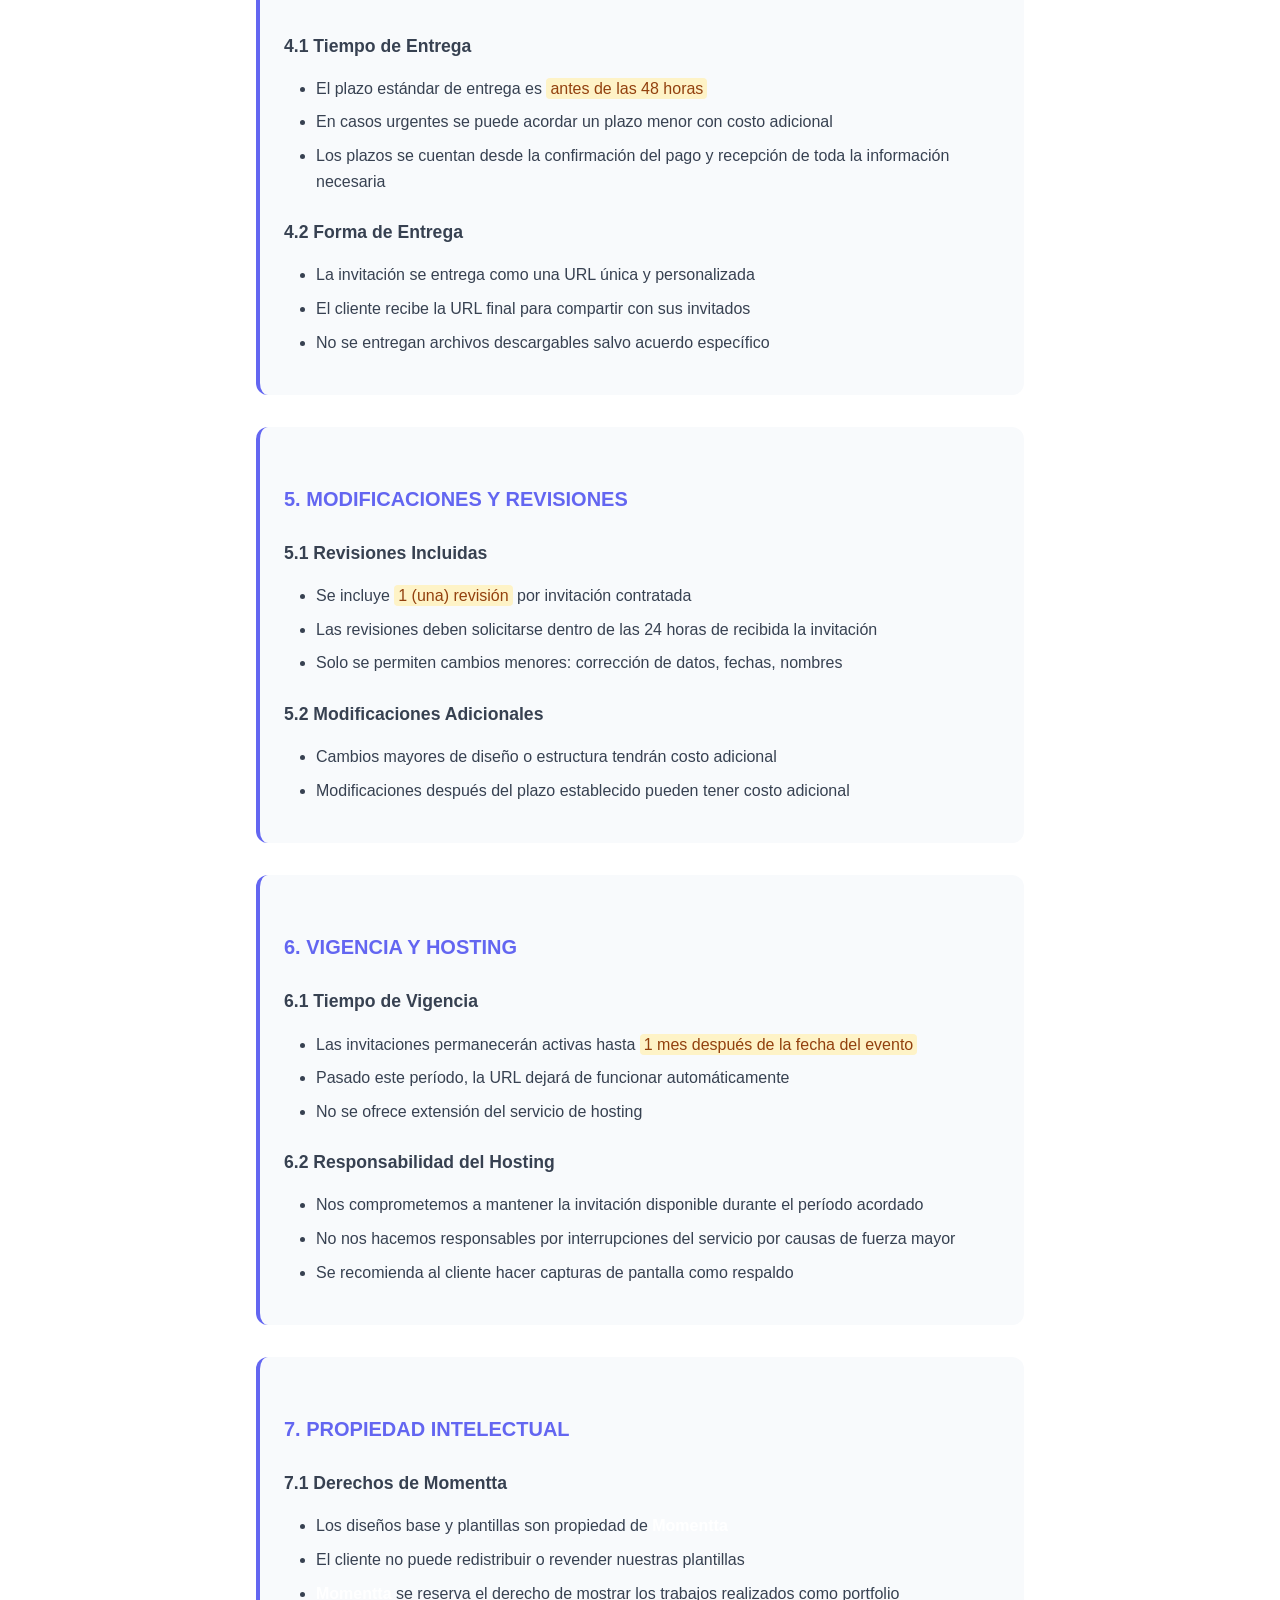
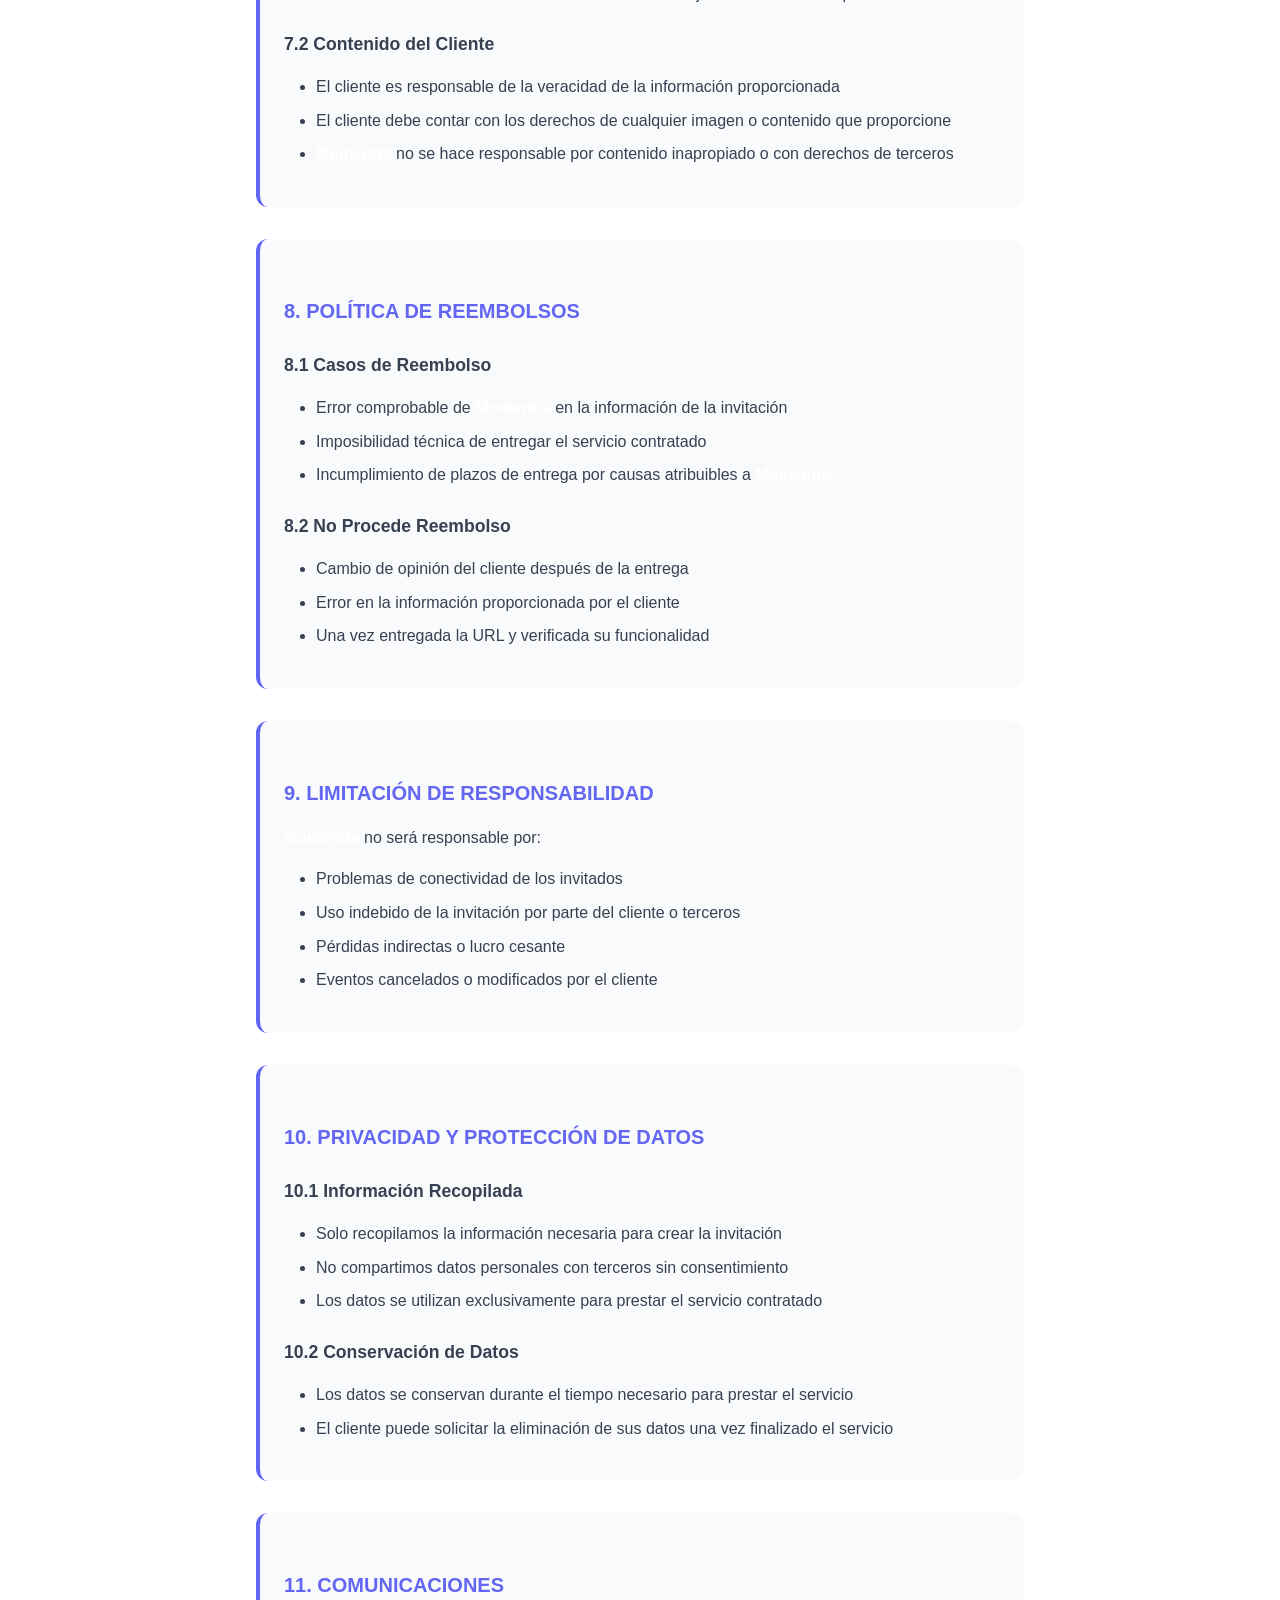
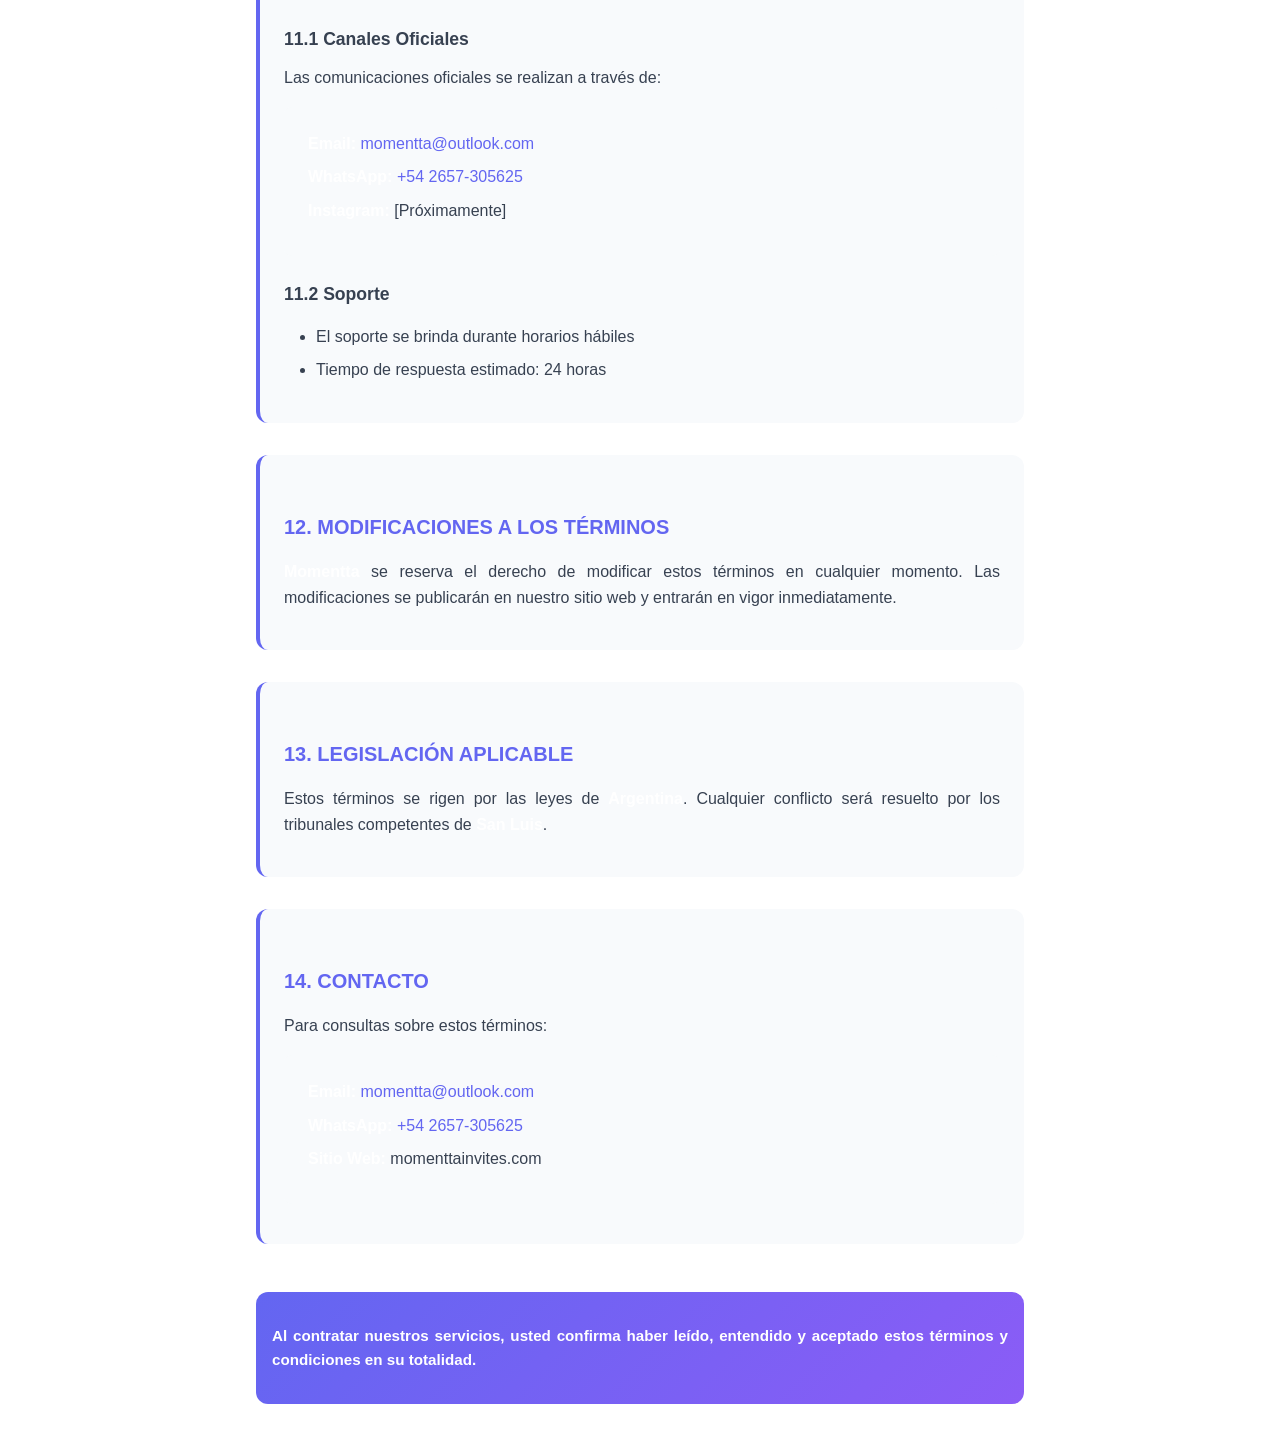
<file: landingpage/html/Terms&Conditions.html>
<!DOCTYPE html>
<html lang="en">
<head>
    <meta charset="UTF-8">
    <meta name="viewport" content="width=device-width, initial-scale=1.0">
    <link rel="stylesheet" href="/landingpage/assets/terms&conditions.css">
    <title>Document</title>
</head>
<body>
      <div class="container">
        <!-- Botón de regreso -->
        <a href="/landingpage/index.html" class="back-button">
            <span class="back-arrow">←</span>
            Volver al inicio
        </a>

        <!-- Header -->
        <header class="header">
            <div class="brand">Momentta</div>
            <h1 class="page-title">Términos y Condiciones</h1>
        </header>

        <!-- Contenido -->
        <main class="content">
            <p><strong>Fecha de última actualización: 12/08/2025</strong></p>

            <div class="section">
                <h2>1. INFORMACIÓN GENERAL</h2>
                <p>Estos Términos y Condiciones regulan el uso de los servicios ofrecidos por <strong>Momentta</strong> (en adelante "nosotros", "nuestro servicio"), dedicado al diseño y creación de invitaciones digitales personalizadas.</p>
                <p>Al contratar nuestros servicios, el cliente (en adelante "usted", "el cliente") acepta estos términos en su totalidad.</p>
            </div>

            <div class="section">
                <h2>2. SERVICIOS OFRECIDOS</h2>
                <p><strong>Momentta</strong> ofrece:</p>
                <ul>
                    <li>Diseño de invitaciones digitales personalizadas</li>
                    <li>Hosting y alojamiento de invitaciones por tiempo determinado</li>
                    <li>Personalización básica de contenido (nombres, fechas, ubicaciones)</li>
                    <li>Soporte técnico básico</li>
                </ul>
            </div>

            <div class="section">
                <h2>3. PROCESO DE CONTRATACIÓN</h2>
                <h3>3.1 Solicitud del Servicio</h3>
                <ul>
                    <li>El cliente solicita el servicio especificando el tipo de evento y plantilla deseada</li>
                    <li>Se proporciona la información necesaria: nombres, fecha, ubicación, etc.</li>
                    <li>Se confirma el precio y plazo de entrega</li>
                </ul>
                <h3>3.2 Pago</h3>
                <ul>
                    <li>El pago debe realizarse antes de iniciar el trabajo</li>
                    <li>Los métodos de pago aceptados serán informados en cada caso</li>
                    <li>Una vez confirmado el pago, se procede con la creación de la invitación</li>
                </ul>
            </div>

            <div class="section">
                <h2>4. ENTREGA Y PLAZOS</h2>
                <h3>4.1 Tiempo de Entrega</h3>
                <ul>
                    <li>El plazo estándar de entrega es <span class="highlight">antes de las 48 horas</span></li>
                    <li>En casos urgentes se puede acordar un plazo menor con costo adicional</li>
                    <li>Los plazos se cuentan desde la confirmación del pago y recepción de toda la información necesaria</li>
                </ul>
                <h3>4.2 Forma de Entrega</h3>
                <ul>
                    <li>La invitación se entrega como una URL única y personalizada</li>
                    <li>El cliente recibe la URL final para compartir con sus invitados</li>
                    <li>No se entregan archivos descargables salvo acuerdo específico</li>
                </ul>
            </div>

            <div class="section">
                <h2>5. MODIFICACIONES Y REVISIONES</h2>
                <h3>5.1 Revisiones Incluidas</h3>
                <ul>
                    <li>Se incluye <span class="highlight">1 (una) revisión</span> por invitación contratada</li>
                    <li>Las revisiones deben solicitarse dentro de las 24 horas de recibida la invitación</li>
                    <li>Solo se permiten cambios menores: corrección de datos, fechas, nombres</li>
                </ul>
                <h3>5.2 Modificaciones Adicionales</h3>
                <ul>
                    <li>Cambios mayores de diseño o estructura tendrán costo adicional</li>
                    <li>Modificaciones después del plazo establecido pueden tener costo adicional</li>
                </ul>
            </div>

            <div class="section">
                <h2>6. VIGENCIA Y HOSTING</h2>
                <h3>6.1 Tiempo de Vigencia</h3>
                <ul>
                    <li>Las invitaciones permanecerán activas hasta <span class="highlight">1 mes después de la fecha del evento</span></li>
                    <li>Pasado este período, la URL dejará de funcionar automáticamente</li>
                    <li>No se ofrece extensión del servicio de hosting</li>
                </ul>
                <h3>6.2 Responsabilidad del Hosting</h3>
                <ul>
                    <li>Nos comprometemos a mantener la invitación disponible durante el período acordado</li>
                    <li>No nos hacemos responsables por interrupciones del servicio por causas de fuerza mayor</li>
                    <li>Se recomienda al cliente hacer capturas de pantalla como respaldo</li>
                </ul>
            </div>

            <div class="section">
                <h2>7. PROPIEDAD INTELECTUAL</h2>
                <h3>7.1 Derechos de Momentta</h3>
                <ul>
                    <li>Los diseños base y plantillas son propiedad de <strong>Momentta</strong></li>
                    <li>El cliente no puede redistribuir o revender nuestras plantillas</li>
                    <li><strong>Momentta</strong> se reserva el derecho de mostrar los trabajos realizados como portfolio</li>
                </ul>
                <h3>7.2 Contenido del Cliente</h3>
                <ul>
                    <li>El cliente es responsable de la veracidad de la información proporcionada</li>
                    <li>El cliente debe contar con los derechos de cualquier imagen o contenido que proporcione</li>
                    <li><strong>Momentta</strong> no se hace responsable por contenido inapropiado o con derechos de terceros</li>
                </ul>
            </div>

            <div class="section">
                <h2>8. POLÍTICA DE REEMBOLSOS</h2>
                <h3>8.1 Casos de Reembolso</h3>
                <ul>
                    <li>Error comprobable de <strong>Momentta</strong> en la información de la invitación</li>
                    <li>Imposibilidad técnica de entregar el servicio contratado</li>
                    <li>Incumplimiento de plazos de entrega por causas atribuibles a <strong>Momentta</strong></li>
                </ul>
                <h3>8.2 No Procede Reembolso</h3>
                <ul>
                    <li>Cambio de opinión del cliente después de la entrega</li>
                    <li>Error en la información proporcionada por el cliente</li>
                    <li>Una vez entregada la URL y verificada su funcionalidad</li>
                </ul>
            </div>

            <div class="section">
                <h2>9. LIMITACIÓN DE RESPONSABILIDAD</h2>
                <p><strong>Momentta</strong> no será responsable por:</p>
                <ul>
                    <li>Problemas de conectividad de los invitados</li>
                    <li>Uso indebido de la invitación por parte del cliente o terceros</li>
                    <li>Pérdidas indirectas o lucro cesante</li>
                    <li>Eventos cancelados o modificados por el cliente</li>
                </ul>
            </div>

            <div class="section">
                <h2>10. PRIVACIDAD Y PROTECCIÓN DE DATOS</h2>
                <h3>10.1 Información Recopilada</h3>
                <ul>
                    <li>Solo recopilamos la información necesaria para crear la invitación</li>
                    <li>No compartimos datos personales con terceros sin consentimiento</li>
                    <li>Los datos se utilizan exclusivamente para prestar el servicio contratado</li>
                </ul>
                <h3>10.2 Conservación de Datos</h3>
                <ul>
                    <li>Los datos se conservan durante el tiempo necesario para prestar el servicio</li>
                    <li>El cliente puede solicitar la eliminación de sus datos una vez finalizado el servicio</li>
                </ul>
            </div>

            <div class="section">
                <h2>11. COMUNICACIONES</h2>
                <h3>11.1 Canales Oficiales</h3>
                <p>Las comunicaciones oficiales se realizan a través de:</p>
                <div class="contact-info">
                    <p><strong>Email:</strong> <a href="mailto:momentta@outlook.com">momentta@outlook.com</a></p>
                    <p><strong>WhatsApp:</strong> <a href="https://wa.me/542657305625">+54 2657-305625</a></p>
                    <p><strong>Instagram:</strong> [Próximamente]</p>
                </div>
                <h3>11.2 Soporte</h3>
                <ul>
                    <li>El soporte se brinda durante horarios hábiles</li>
                    <li>Tiempo de respuesta estimado: 24 horas</li>
                </ul>
            </div>

            <div class="section">
                <h2>12. MODIFICACIONES A LOS TÉRMINOS</h2>
                <p><strong>Momentta</strong> se reserva el derecho de modificar estos términos en cualquier momento. Las modificaciones se publicarán en nuestro sitio web y entrarán en vigor inmediatamente.</p>
            </div>

            <div class="section">
                <h2>13. LEGISLACIÓN APLICABLE</h2>
                <p>Estos términos se rigen por las leyes de <strong>Argentina</strong>. Cualquier conflicto será resuelto por los tribunales competentes de <strong>San Luis</strong>.</p>
            </div>

            <div class="section">
                <h2>14. CONTACTO</h2>
                <p>Para consultas sobre estos términos:</p>
                <div class="contact-info">
                    <p><strong>Email:</strong> <a href="mailto:momentta@outlook.com">momentta@outlook.com</a></p>
                    <p><strong>WhatsApp:</strong> <a href="https://wa.me/542657305625">+54 2657-305625</a></p>
                    <p><strong>Sitio Web:</strong> momenttainvites.com</p>
                </div>
            </div>
        </main>

        <!-- Footer final -->
        <footer class="footer-terms">
            <p><strong>Al contratar nuestros servicios, usted confirma haber leído, entendido y aceptado estos términos y condiciones en su totalidad.</strong></p>
        </footer>
    </div>
</body>
</html>
</file>
<file: landingpage/boda-dorada/assets/stylesheet.css>
* {
    margin: 0;
    padding: 0;
    box-sizing: border-box;
}

:root {
    --gold-primary: #FFD700;
    --gold-secondary: #FFA500;
    --gold-light: #FFF8DC;
    --white: #FFFFFF;
    --cream: #F8F8F8;
    --dark-gold: #B8860B;
    --text-dark: #333333;
    --text-light: #666666;
}

body {
    font-family: 'Lato', sans-serif;
    line-height: 1.6;
    color: var(--text-dark);
    overflow-x: hidden;
}

.container {
    max-width: 1200px;
    margin: 0 auto;
    padding: 0 20px;
}

/* Hero Section */
.hero {
    height: 100vh;
    background: linear-gradient(135deg, var(--gold-light) 0%, var(--gold-primary) 100%);
    background-image: url('../utils/images_carruseles/hero.jpg');
    background-size: cover;
    background-position: center;
    display: flex;
    align-items: center;
    justify-content: center;
    position: relative;
    overflow: hidden;
    z-index: 10;
    position: relative;
}

.hero-overlay {
    position: absolute;
    top: 0;
    left: 0;
    right: 0;
    bottom: 0;
    background: rgba(255, 215, 0, 0.3);
    backdrop-filter: blur(1px);
}

.hero-content {
    text-align: center;
    z-index: 2;
    position: relative;
    animation: fadeInUp 1.5s ease-out;
    background: rgba(0, 0, 0, 0.3); /* Fondo negro semitransparente */
    backdrop-filter: blur(5px); /* Efecto de desenfoque */
    padding: 40px;
    border-radius: 20px;
    box-shadow: 0 8px 32px rgba(0, 0, 0, 0.1);
    border: 1px solid rgba(255, 255, 255, 0.1);
}

.hero-decoration {
    width: 200px;
    height: 2px;
    background: linear-gradient(90deg, transparent, var(--gold-primary), transparent);
    margin: 0 auto;
    position: relative;
}

.hero-decoration::before,
.hero-decoration::after {
    content: '❋';
    position: absolute;
    top: -8px;
    color: var(--gold-primary);
    font-size: 18px;
}

.hero-decoration::before {
    left: -10px;
}

.hero-decoration::after {
    right: -10px;
}

.top-decoration {
    margin-bottom: 30px;
    animation: slideInLeft 1s ease-out 0.5s both;
}

.bottom-decoration {
    margin-top: 30px;
    animation: slideInRight 1s ease-out 0.5s both;
}

.couple-names {
    font-family: 'Dancing Script', cursive;
    font-size: 4rem;
    font-weight: 700;
    color: var(--white);
    text-shadow: 2px 2px 4px rgba(0,0,0,0.5);
    margin: 20px 0;
    animation: fadeInScale 1.2s ease-out 0.3s both;
}

.bride-name, .groom-name {
    display: inline-block;
    animation: bounceIn 1s ease-out;
}

.groom-name {
    animation-delay: 0.3s;
}

.ampersand {
    font-size: 3rem;
    margin: 0 20px;
    color: var(--gold-primary);
    animation: rotateIn 1s ease-out 0.6s both;
}

.wedding-date {
    font-family: 'Playfair Display', serif;
    color: var(--white);
    text-shadow: 1px 1px 2px rgba(0,0,0,0.3);
}

.date-text {
    display: block;
    font-size: 1.2rem;
    font-weight: 300;
    margin-bottom: 10px;
    animation: fadeIn 1s ease-out 1s both;
}

.main-date {
    display: block;
    font-size: 2.5rem;
    font-weight: 600;
    animation: fadeIn 1s ease-out 1.2s both;
}

.scroll-indicator {
    position: absolute;
    bottom: 30px;
    left: 50%;
    transform: translateX(-50%);
    color: var(--white);
    font-size: 2rem;
    animation: bounce 2s infinite;
    cursor: pointer;
}

/* Hero Countdown Styles */
.hero-countdown {
    margin-top: 40px;
    animation: fadeIn 1s ease-out 1.4s both;
}

.countdown-hero {
    display: flex;
    justify-content: center;
    gap: 20px;
    flex-wrap: wrap;
}

.countdown-item-hero {
    background: rgba(255,255,255,0.15);
    backdrop-filter: blur(10px);
    border: 2px solid rgba(255,255,255,0.3);
    border-radius: 15px;
    padding: 15px 12px;
    min-width: 70px;
    text-align: center;
    transition: transform 0.3s ease;
}

.countdown-item-hero:hover {
    transform: scale(1.05);
}

.countdown-number-hero {
    display: block;
    font-size: 1.8rem;
    font-weight: 700;
    font-family: 'Playfair Display', serif;
    color: var(--white);
    text-shadow: 1px 1px 2px rgba(0,0,0,0.3);
    animation: pulse 2s infinite;
}

.countdown-label-hero {
    display: block;
    font-size: 0.8rem;
    text-transform: uppercase;
    letter-spacing: 1px;
    margin-top: 5px;
    color: var(--white);
    text-shadow: 1px 1px 2px rgba(0,0,0,0.3);
}

/* Welcome Section */
.welcome-section {
    padding: 100px 0;
    background: var(--white);
    text-align: center;
    position: relative;
    z-index: 5;
    margin-top: 0;
}

.welcome-content {
    max-width: 800px;
    margin: 0 auto;
}

.section-decoration {
    width: 100px;
    height: 1px;
    background: var(--gold-primary);
    margin: 0 auto 30px;
    position: relative;
}

.section-decoration::before {
    content: '♦';
    position: absolute;
    top: -8px;
    left: 50%;
    transform: translateX(-50%);
    color: var(--gold-primary);
    background: var(--white);
    padding: 0 10px;
}

.welcome-title {
    font-family: 'Playfair Display', serif;
    font-size: 2.5rem;
    color: var(--dark-gold);
    margin-bottom: 30px;
}

.welcome-message {
    font-size: 1.1rem;
    line-height: 1.8;
    color: var(--text-light);
    font-style: italic;
}

/* Event Details */
.event-details {
    padding: 100px 0;
    background: var(--cream);
}

.section-title {
    font-family: 'Playfair Display', serif;
    font-size: 2.5rem;
    text-align: center;
    color: var(--dark-gold);
    margin-bottom: 60px;
    position: relative;
}

.section-title::after {
    content: '';
    width: 80px;
    height: 3px;
    background: var(--gold-primary);
    position: absolute;
    bottom: -15px;
    left: 50%;
    transform: translateX(-50%);
}

.details-grid {
    display: grid;
    grid-template-columns: repeat(auto-fit, minmax(250px, 1fr));
    gap: 40px;
    margin-bottom: 60px;
}

.detail-card {
    background: var(--white);
    padding: 40px 30px;
    border-radius: 15px;
    text-align: center;
    box-shadow: 0 10px 30px rgba(0,0,0,0.1);
    transition: transform 0.3s ease, box-shadow 0.3s ease;
    border-top: 4px solid var(--gold-primary);
}

.detail-card:hover {
    transform: translateY(-10px);
    box-shadow: 0 20px 40px rgba(0,0,0,0.15);
}

.detail-icon {
    width: 80px;
    height: 80px;
    background: linear-gradient(135deg, var(--gold-primary), var(--gold-secondary));
    border-radius: 50%;
    display: flex;
    align-items: center;
    justify-content: center;
    margin: 0 auto 20px;
    color: var(--white);
    font-size: 2rem;
}

.detail-card h3 {
    font-family: 'Playfair Display', serif;
    font-size: 1.5rem;
    color: var(--dark-gold);
    margin-bottom: 15px;
}

.detail-card p {
    font-size: 1.1rem;
    color: var(--text-dark);
    margin-bottom: 5px;
}

.detail-card small {
    color: var(--text-light);
    font-size: 0.9rem;
}

.event-description {
    text-align: center;
    max-width: 800px;
    margin: 0 auto;
    font-size: 1.1rem;
    line-height: 1.8;
    color: var(--text-light);
    font-style: italic;
}

/* Countdown */
.countdown-section {
    padding: 100px 0;
    background: linear-gradient(135deg, var(--gold-primary), var(--gold-secondary));
    color: var(--white);
    text-align: center;
}

.countdown-section .section-title {
    color: var(--white);
    margin-bottom: 60px;
}

.countdown-section .section-title::after {
    background: var(--white);
}

.countdown {
    display: flex;
    justify-content: center;
    gap: 40px;
    flex-wrap: wrap;
}

.countdown-item {
    background: rgba(255, 255, 255, 0.056);
    backdrop-filter: blur(10px);
    border: 2px solid rgba(255,255,255,0.2);
    border-radius: 20px;
    padding: 30px 20px;
    min-width: 120px;
    transition: transform 0.3s ease;
}

.countdown-item:hover {
    transform: scale(1.05);
}

.countdown-number {
    display: block;
    font-size: 3rem;
    font-weight: 700;
    font-family: 'Playfair Display', serif;
    animation: pulse 2s infinite;
}

.countdown-label {
    display: block;
    font-size: 1rem;
    text-transform: uppercase;
    letter-spacing: 1px;
    margin-top: 10px;
}

/* Gallery */
.gallery-section {
    padding: 100px 0;
    background: var(--white);
}

.gallery-swiper {
    margin-top: 60px;
    padding-bottom: 60px;
}

.gallery-swiper .swiper-slide {
    text-align: center;
}

.gallery-swiper .swiper-slide img {
    width: 100%;
    height: 400px;
    object-fit: cover;
    border-radius: 15px;
    box-shadow: 0 15px 35px rgba(0,0,0,0.1);
    transition: transform 0.3s ease;
}

.gallery-swiper .swiper-slide img:hover {
    transform: scale(1.05);
}

.gallery-swiper .swiper-pagination-bullet {
    background: var(--gold-primary);
    opacity: 0.5;
}

.gallery-swiper .swiper-pagination-bullet-active {
    opacity: 1;
}

.gallery-swiper .swiper-button-next,
.gallery-swiper .swiper-button-prev {
    color: var(--gold-primary);
}

/* Location */
.location-section {
    padding: 100px 0;
    background: var(--cream);
}

.location-content {
    display: grid;
    grid-template-columns: 1fr 1fr;
    gap: 60px;
    align-items: center;
}

.location-info {
    space-y: 40px;
}

.location-item {
    background: var(--white);
    padding: 30px;
    border-radius: 15px;
    box-shadow: 0 10px 30px rgba(0,0,0,0.1);
    margin-bottom: 30px;
    border-left: 5px solid var(--gold-primary);
}

.location-item h3 {
    font-family: 'Playfair Display', serif;
    color: var(--dark-gold);
    font-size: 1.3rem;
    margin-bottom: 15px;
}

.location-item h3 i {
    color: var(--gold-primary);
    margin-right: 10px;
}

.location-item p {
    color: var(--text-light);
    line-height: 1.6;
}

.map-container {
    border-radius: 15px;
    overflow: hidden;
    box-shadow: 0 15px 35px rgba(0,0,0,0.1);
}

.map-container iframe {
    border-radius: 15px;
}

/* Confirmation */
.confirmation-section {
    padding: 100px 0;
    background: linear-gradient(135deg, var(--gold-light), var(--white));
    text-align: center;
}

.confirmation-content {
    max-width: 600px;
    margin: 0 auto;
}

.confirmation-section p {
    font-size: 1.1rem;
    color: var(--text-light);
    margin-bottom: 40px;
    font-style: italic;
}

.confirm-btn {
    display: inline-flex;
    align-items: center;
    gap: 15px;
    background: linear-gradient(135deg, var(--gold-primary), var(--gold-secondary));
    color: var(--white);
    padding: 20px 40px;
    border-radius: 50px;
    text-decoration: none;
    font-size: 1.2rem;
    font-weight: 600;
    transition: all 0.3s ease;
    box-shadow: 0 10px 30px rgba(255, 215, 0, 0.3);
}

.confirm-btn:hover {
    transform: translateY(-3px);
    box-shadow: 0 15px 40px rgba(255, 215, 0, 0.4);
}

.confirm-btn i {
    font-size: 1.5rem;
    animation: heartbeat 1.5s infinite;
}

/* Footer */
.footer {
    background: var(--text-dark);
    color: var(--white);
    padding: 60px 0 20px;
}

.footer-content {
    display: grid;
    grid-template-columns: 2fr 1fr;
    gap: 40px;
    margin-bottom: 40px;
}

.footer-brand h3 {
    font-family: 'Dancing Script', cursive;
    font-size: 2rem;
    color: var(--gold-primary);
    margin-bottom: 15px;
}

.footer-brand p {
    color: var(--cream);
    font-style: italic;
}

.footer-contact p {
    margin-bottom: 10px;
    color: var(--cream);
}

.footer-contact i {
    color: var(--gold-primary);
    margin-right: 10px;
    width: 20px;
}

.footer-bottom {
    text-align: center;
    padding-top: 20px;
    border-top: 1px solid #555;
    color: #999;
}

/* Confirmation Form Styles */
.form-container {
    min-height: 100vh;
    background: linear-gradient(135deg, var(--gold-light), var(--cream));
    padding: 40px 20px;
}

.form-header {
    text-align: center;
    margin-bottom: 40px;
}

.back-btn {
    display: inline-flex;
    align-items: center;
    gap: 10px;
    color: var(--dark-gold);
    text-decoration: none;
    margin-bottom: 20px;
    font-weight: 500;
    transition: color 0.3s ease;
}

.back-btn:hover {
    color: var(--gold-primary);
}

.form-header h1 {
    font-family: 'Playfair Display', serif;
    font-size: 2.5rem;
    color: var(--dark-gold);
    margin-bottom: 10px;
}

.form-header p {
    font-family: 'Dancing Script', cursive;
    font-size: 1.5rem;
    color: var(--gold-primary);
}

.form-content {
    max-width: 600px;
    margin: 0 auto;
}

.confirmation-form {
    background: var(--white);
    padding: 40px;
    border-radius: 20px;
    box-shadow: 0 15px 35px rgba(0,0,0,0.1);
    margin-bottom: 40px;
}

.form-group {
    margin-bottom: 25px;
}

.form-group label {
    display: block;
    margin-bottom: 8px;
    color: var(--text-dark);
    font-weight: 500;
}

.form-group input,
.form-group select,
.form-group textarea {
    width: 100%;
    padding: 15px;
    border: 2px solid #e0e0e0;
    border-radius: 10px;
    font-size: 1rem;
    transition: border-color 0.3s ease;
    font-family: inherit;
}

.form-group input:focus,
.form-group select:focus,
.form-group textarea:focus {
    outline: none;
    border-color: var(--gold-primary);
}

.submit-btn {
    width: 100%;
    background: linear-gradient(135deg, var(--gold-primary), var(--gold-secondary));
    color: var(--white);
    padding: 18px;
    border: none;
    border-radius: 50px;
    font-size: 1.2rem;
    font-weight: 600;
    cursor: pointer;
    transition: all 0.3s ease;
    display: flex;
    align-items: center;
    justify-content: center;
    gap: 10px;
}

.submit-btn:hover {
    transform: translateY(-2px);
    box-shadow: 0 10px 25px rgba(255, 215, 0, 0.3);
}

.success-message {
    background: var(--white);
    padding: 40px;
    border-radius: 20px;
    text-align: center;
    box-shadow: 0 15px 35px rgba(0,0,0,0.1);
}

.success-content i {
    font-size: 4rem;
    color: #4CAF50;
    margin-bottom: 20px;
}

.success-content h3 {
    font-family: 'Playfair Display', serif;
    font-size: 2rem;
    color: var(--dark-gold);
    margin-bottom: 15px;
}

.return-btn {
    display: inline-block;
    background: var(--gold-primary);
    color: var(--white);
    padding: 12px 30px;
    border-radius: 25px;
    text-decoration: none;
    margin-top: 20px;
    transition: all 0.3s ease;
}

.return-btn:hover {
    background: var(--gold-secondary);
    transform: translateY(-2px);
}

/* Admin Table Styles */
.admin-section {
    max-width: 1200px;
    margin: 40px auto 0;
    background: var(--white);
    padding: 30px;
    border-radius: 15px;
    box-shadow: 0 10px 30px rgba(0,0,0,0.1);
}

.admin-section h2 {
    font-family: 'Playfair Display', serif;
    color: var(--dark-gold);
    margin-bottom: 20px;
    text-align: center;
}

.table-container {
      overflow-x: auto;
    margin-bottom: 20px;
    border-radius: 12px;
    border: 1px solid #e0e0e0;
}

#confirmationsTable {
    width: 100%;
    border-collapse: collapse;
    font-size: 0.9rem;
    background: var(--white);
}

#confirmationsTable th,
#confirmationsTable td {
    padding: 12px 8px;
    text-align: left;
    border-bottom: 1px solid #e0e0e0;
}

#confirmationsTable th {
    background: var(--gold-light);
    color: var(--dark-gold);
    font-weight: 600;
    position: sticky;
    top: 0;
    z-index: 10;
}

#confirmationsTable tr:hover {
    background: var(--cream);
}

.table-actions {
    display: flex;
    gap: 15px;
    justify-content: center;
}

.export-btn,
.clear-btn {
    padding: 10px 20px;
    border: none;
    border-radius: 8px;
    cursor: pointer;
    font-weight: 500;
    transition: all 0.3s ease;
    display: flex;
    align-items: center;
    gap: 8px;
}

.export-btn {
    background: var(--gold-primary);
    color: var(--white);
}

.export-btn:hover {
    background: var(--gold-secondary);
}

.clear-btn {
    background: #f44336;
    color: var(--white);
}

.clear-btn:hover {
    background: #d32f2f;
}

/* Animations */
@keyframes fadeInUp {
    from {
        opacity: 0;
        transform: translateY(50px);
    }
    to {
        opacity: 1;
        transform: translateY(0);
    }
}

@keyframes fadeInScale {
    from {
        opacity: 0;
        transform: scale(0.8);
    }
    to {
        opacity: 1;
        transform: scale(1);
    }
}

@keyframes slideInLeft {
    from {
        opacity: 0;
        transform: translateX(-100px);
    }
    to {
        opacity: 1;
        transform: translateX(0);
    }
}

@keyframes slideInRight {
    from {
        opacity: 0;
        transform: translateX(100px);
    }
    to {
        opacity: 1;
        transform: translateX(0);
    }
}

@keyframes bounceIn {
    0% {
        opacity: 0;
        transform: scale(0.3);
    }
    50% {
        opacity: 1;
        transform: scale(1.05);
    }
    70% {
        transform: scale(0.9);
    }
    100% {
        opacity: 1;
        transform: scale(1);
    }
}

@keyframes rotateIn {
    from {
        opacity: 0;
        transform: rotate(-200deg);
    }
    to {
        opacity: 1;
        transform: rotate(0deg);
    }
}

@keyframes fadeIn {
    from {
        opacity: 0;
    }
    to {
        opacity: 1;
    }
}

@keyframes bounce {
    0%, 20%, 50%, 80%, 100% {
        transform: translateY(0) translateX(-50%);
    }
    40% {
        transform: translateY(-10px) translateX(-50%);
    }
    60% {
        transform: translateY(-5px) translateX(-50%);
    }
}

@keyframes pulse {
    0% {
        transform: scale(1);
    }
    50% {
        transform: scale(1.05);
    }
    100% {
        transform: scale(1);
    }
}

@keyframes heartbeat {
    0% {
        transform: scale(1);
    }
    14% {
        transform: scale(1.3);
    }
    28% {
        transform: scale(1);
    }
    42% {
        transform: scale(1.3);
    }
    70% {
        transform: scale(1);
    }
}

/* Responsive Design */
@media (max-width: 768px) {
    .couple-names {
        font-size: 2.5rem;
    }
    
    .main-date {
        font-size: 1.8rem;
    }
    
    .section-title {
        font-size: 2rem;
    }
    
    .details-grid {
        grid-template-columns: 1fr;
        gap: 30px;
    }
    
    .countdown {
        gap: 20px;
    }
    
    .countdown-item {
        min-width: 100px;
        padding: 20px 15px;
    }
    
    .countdown-number {
        font-size: 2rem;
    }
    
    .location-content {
        grid-template-columns: 1fr;
        gap: 40px;
    }
    
    .footer-content {
        grid-template-columns: 1fr;
        text-align: center;
    }
    
    .confirmation-form {
        padding: 30px 20px;
    }
    
    .form-container {
        padding: 20px 10px;
    }

    .countdown-hero {
        gap: 15px;
    }
    
    .countdown-item-hero {
        min-width: 60px;
        padding: 12px 8px;
    }
    
    .countdown-number-hero {
        font-size: 1.4rem;
    }
    
    .countdown-label-hero {
        font-size: 0.7rem;
    }
}

@media (max-width: 480px) {
    .couple-names {
        font-size: 2rem;
    }
    
    .ampersand {
        font-size: 1.5rem;
        margin: 0 10px;
    }
    
    .main-date {
        font-size: 1.5rem;
    }
    
    .countdown-item {
        min-width: 80px;
        padding: 15px 10px;
    }
    
    .countdown-number {
        font-size: 1.5rem;
    }
    
    .detail-card {
        padding: 30px 20px;
    }
    
    .detail-icon {
        width: 60px;
        height: 60px;
        font-size: 1.5rem;
    }

    .countdown-hero {
        gap: 10px;
    }
    
    .countdown-item-hero {
        min-width: 50px;
        padding: 10px 6px;
    }
    
    .countdown-number-hero {
        font-size: 1.2rem;
    }
}

/* Corregir z-index y animaciones */

/* Eliminar el parallax que causaba problemas */
/* Comentar o eliminar el efecto parallax del hero en JavaScript */

/* Mejorar las animaciones de scroll */
.animate-on-scroll {
    opacity: 0;
    transform: translateY(50px);
    transition: all 0.8s cubic-bezier(0.25, 0.46, 0.45, 0.94);
}

.animate-on-scroll.animate-in {
    opacity: 1;
    transform: translateY(0);
}

/* Asegurar que las secciones no se superpongan */
section {
    position: relative;
    z-index: 5;
}

.hero {
    z-index: 10;
}

/* Admin Access Styles */
.admin-btn {
    background: linear-gradient(135deg, #666, #888);
    color: var(--white);
    padding: 12px 25px;
    border: none;
    border-radius: 25px;
    cursor: pointer;
    font-size: 0.9rem;
    transition: all 0.3s ease;
    display: flex;
    align-items: center;
    gap: 8px;
    margin: 0 auto;
}

.admin-btn:hover {
    background: linear-gradient(135deg, #555, #777);
    transform: translateY(-2px);
}

.admin-login {
    position: fixed;
    top: 0;
    left: 0;
    right: 0;
    bottom: 0;
    background: rgba(0,0,0,0.8);
    display: flex;
    align-items: center;
    justify-content: center;
    z-index: 1000;
}

.login-form {
    background: var(--white);
    padding: 40px;
    border-radius: 15px;
    text-align: center;
    box-shadow: 0 20px 40px rgba(0,0,0,0.3);
    max-width: 400px;
    width: 90%;
}

.login-form h3 {
    font-family: 'Playfair Display', serif;
    color: var(--dark-gold);
    margin-bottom: 20px;
}

.login-form input {
    width: 100%;
    padding: 15px;
    border: 2px solid #e0e0e0;
    border-radius: 10px;
    margin-bottom: 20px;
    font-size: 1rem;
}

.login-btn, .cancel-btn {
    padding: 12px 25px;
    border: none;
    border-radius: 8px;
    cursor: pointer;
    margin: 0 10px;
    font-weight: 500;
    transition: all 0.3s ease;
}

.login-btn {
    background: var(--gold-primary);
    color: var(--white);
}

.login-btn:hover {
    background: var(--gold-secondary);
}

.cancel-btn {
    background: #ccc;
    color: var(--text-dark);
}

.cancel-btn:hover {
    background: #bbb;
}

/* Estilos para badges de estado */
.status-yes {
    background: #4CAF50;
    color: white;
    padding: 4px 8px;
    border-radius: 12px;
    font-size: 0.8rem;
    white-space: nowrap;
}

.status-no {
    background: #f44336;
    color: white;
    padding: 4px 8px;
    border-radius: 12px;
    font-size: 0.8rem;
    white-space: nowrap;
}

/* Estadísticas responsive */
.admin-stats {
    display: grid;
    grid-template-columns: repeat(auto-fit, minmax(150px, 1fr));
    gap: 15px;
    margin-bottom: 25px;
    padding: 20px;
    background: linear-gradient(135deg, var(--gold-light), var(--cream));
    border-radius: 12px;
}

.stat-item {
    text-align: center;
    padding: 15px;
    background: var(--white);
    border-radius: 10px;
    box-shadow: 0 2px 10px rgba(0,0,0,0.05);
}

.stat-number {
    font-size: 1.8rem;
    font-weight: 700;
    color: var(--gold-primary);
    margin-bottom: 5px;
}

.stat-label {
    font-size: 0.85rem;
    color: var(--text-dark);
    font-weight: 500;
}

/* Botones de acción responsivos */
.table-actions {
    display: flex;
    flex-wrap: wrap;
    gap: 15px;
    justify-content: center;
}

.export-btn,
.clear-btn {
    padding: 12px 20px;
    border: none;
    border-radius: 8px;
    cursor: pointer;
    font-weight: 500;
    transition: all 0.3s ease;
    display: flex;
    align-items: center;
    gap: 8px;
    min-width: 140px;
    justify-content: center;
}

.export-btn {
    background: var(--gold-primary);
    color: var(--white);
}

.export-btn:hover {
    background: var(--gold-secondary);
    transform: translateY(-2px);
}

.clear-btn {
    background: #f44336;
    color: var(--white);
}

.clear-btn:hover {
    background: #d32f2f;
    transform: translateY(-2px);
}

/* RESPONSIVE DESIGN - MOBILE FIRST */

/* Tablets (768px y menos) */
@media screen and (max-width: 768px) {
    .admin-section {
        margin: 20px auto 0;
        padding: 20px;
        border-radius: 10px;
    }
    
    .admin-section h2 {
        font-size: 1.8rem;
        margin-bottom: 15px;
    }
    
    .admin-stats {
        grid-template-columns: repeat(2, 1fr);
        gap: 10px;
        padding: 15px;
    }
    
    .stat-item {
        padding: 10px;
    }
    
    .stat-number {
        font-size: 1.5rem;
    }
    
    .table-actions {
        flex-direction: column;
        align-items: center;
    }
    
    .export-btn,
    .clear-btn {
        width: 100%;
        max-width: 250px;
    }
}

/* Móviles (600px y menos) - Transformar tabla en cards */
@media screen and (max-width: 600px) {
    /* Ocultar tabla tradicional */
    .table-container {
        border: none;
        overflow-x: visible;
    }
    
    #confirmationsTable,
    #confirmationsTable thead,
    #confirmationsTable tbody,
    #confirmationsTable th,
    #confirmationsTable td,
    #confirmationsTable tr {
        display: block;
    }
    
    /* Ocultar encabezados de tabla */
    #confirmationsTable thead tr {
        position: absolute;
        top: -9999px;
        left: -9999px;
    }
    
    /* Estilizar filas como cards */
    #confirmationsTable tr {
        background: var(--white);
        border: 1px solid #e0e0e0;
        border-radius: 12px;
        margin-bottom: 15px;
        padding: 15px;
        box-shadow: 0 4px 15px rgba(0,0,0,0.08);
        position: relative;
        transition: all 0.3s ease;
    }
    
    #confirmationsTable tr:hover {
        box-shadow: 0 6px 20px rgba(0,0,0,0.12);
        transform: translateY(-2px);
    }
    
    /* Estilizar celdas como elementos de lista */
    #confirmationsTable td {
        border: none;
        padding: 8px 0;
        text-align: left;
        position: relative;
        padding-left: 40%;
        border-bottom: 1px solid #f0f0f0;
    }
    
    #confirmationsTable td:last-child {
        border-bottom: none;
    }
    
    /* Agregar etiquetas antes de cada campo */
    #confirmationsTable td:nth-of-type(1):before { content: "Fecha: "; }
    #confirmationsTable td:nth-of-type(2):before { content: "Nombre: "; }
    #confirmationsTable td:nth-of-type(3):before { content: "Teléfono: "; }
    #confirmationsTable td:nth-of-type(4):before { content: "Asistencia: "; }
    #confirmationsTable td:nth-of-type(5):before { content: "Acompañantes: "; }
    #confirmationsTable td:nth-of-type(6):before { content: "Restricciones: "; }
    #confirmationsTable td:nth-of-type(7):before { content: "Mensaje: "; }
    
    #confirmationsTable td:before {
        content: attr(data-label);
        position: absolute;
        left: 15px;
        width: 35%;
        text-align: left;
        font-weight: 600;
        color: var(--dark-gold);
        font-size: 0.85rem;
    }
    
    /* Ajustar badges de estado para móvil */
    .status-yes,
    .status-no {
        font-size: 0.75rem;
        padding: 3px 8px;
        display: inline-block;
        margin-top: 2px;
    }
    
    /* Estadísticas en móvil */
    .admin-stats {
        grid-template-columns: 1fr 1fr;
        gap: 8px;
        padding: 12px;
    }
    
    .stat-item {
        padding: 8px;
    }
    
    .stat-number {
        font-size: 1.3rem;
    }
    
    .stat-label {
        font-size: 0.75rem;
    }
    
    /* Mensaje cuando no hay datos */
    .no-data-message {
        text-align: center;
        padding: 40px 20px;
        color: var(--text-light);
        font-size: 1rem;
    }
    
    .no-data-message i {
        font-size: 3rem;
        color: var(--gold-light);
        margin-bottom: 15px;
        display: block;
    }
}

/* Móviles muy pequeños (400px y menos) */
@media screen and (max-width: 400px) {
    .admin-section {
        margin: 10px;
        padding: 15px;
    }
    
    .admin-section h2 {
        font-size: 1.5rem;
    }
    
    #confirmationsTable tr {
        padding: 12px;
        margin-bottom: 12px;
    }
    
    #confirmationsTable td {
        padding: 6px 0;
        padding-left: 45%;
        font-size: 0.9rem;
    }
    
    #confirmationsTable td:before {
        font-size: 0.8rem;
        width: 40%;
    }
    
    .admin-stats {
        grid-template-columns: 1fr;
    }
    
    .export-btn,
    .clear-btn {
        padding: 10px 15px;
        font-size: 0.9rem;
    }
}

/* Estado vacío mejorado */
.empty-state {
    text-align: center;
    padding: 60px 20px;
    color: var(--text-light);
}

.empty-state i {
    font-size: 4rem;
    color: var(--gold-light);
    margin-bottom: 20px;
    opacity: 0.6;
}

.empty-state h3 {
    font-size: 1.5rem;
    color: var(--dark-gold);
    margin-bottom: 10px;
}

.empty-state p {
    font-size: 1rem;
    line-height: 1.5;
}

@media screen and (max-width: 600px) {
    .empty-state {
        padding: 40px 15px;
    }
    
    .empty-state i {
        font-size: 3rem;
    }
    
    .empty-state h3 {
        font-size: 1.3rem;
    }
    
    .empty-state p {
        font-size: 0.9rem;
    }
}
</file>
<file: plantillas/casamientos/boda-azul-blanco/style.css>
/* Reset y variables */
* {
    margin: 0;
    padding: 0;
    box-sizing: border-box;
}

:root {
    --primary-color: #1E3A8A; /* Azul */
    --secondary-color: #FFFFFF; /* Blanco */
    --accent-color: #D4AF37; /* Dorado */
    --text-dark: #1F2937;
    --text-light: #6B7280;
    --white: #FFFFFF;
    --light-blue: #EFF6FF;
    --shadow: 0 4px 15px rgba(30, 58, 138, 0.1);
    --shadow-hover: 0 8px 25px rgba(30, 58, 138, 0.15);
    --transition: all 0.3s ease;
    --border-radius: 8px;
    --spacing: 8px;
}

body {
    font-family: 'Lato', sans-serif;
    line-height: 1.6;
    color: var(--text-dark);
    overflow-x: hidden;
}

/* Tipografía */
h1, h2, h3, h4 {
    font-family: 'Playfair Display', serif;
}

.container {
    max-width: 1200px;
    margin: 0 auto;
    padding: 0 20px;
}

/* Hero Section */
.hero {
    height: 100vh;
    background-image: url(./img/flores-azules.jpg);
    background-size: cover;
    background-position: center;
    display: flex;
    align-items: center;
    justify-content: center;
    position: relative;
    overflow: hidden;
}

.hero::after {
    content: '';
    position: absolute;
    top: 0; left: 0; right: 0; bottom: 0;
    background: rgba(30, 41, 59, 0.20); /* Azul oscuro semitransparente */
    z-index: 1;
    pointer-events: none;
}

.hero::before {
    content: '';
    position: absolute;
    top: 0;
    left: 0;
    right: 0;
    bottom: 0;
    background-size: 50px 50px;
    animation: float 20s infinite linear;
}

@keyframes float {
    0% { transform: translateY(0px); }
    100% { transform: translateY(-100px); }
}

.hero-content {
    text-align: center;
    z-index: 2;
    position: relative;
}

.couple-names {
    font-size: 4rem;
    font-weight: 700;
    color: var(--white);
    margin-bottom: 2rem;
    text-shadow: 2px 2px 4px rgba(0, 0, 0, 0.3);
    animation: fadeInUp 1s ease-out;
}

.wedding-date {
    color: var(--white);
    animation: fadeInUp 1s ease-out 0.5s both;
}

.date-text {
    font-size: 1.5rem;
    font-weight: 300;
    margin-bottom: 1rem;
}

.decorative-line {
    width: 150px;
    height: 2px;
    background: var(--accent-color);
    margin: 1rem auto;
    position: relative;
}

.decorative-line::before,
.decorative-line::after {
    content: '';
    position: absolute;
    top: 50%;
    width: 8px;
    height: 8px;
    background: var(--accent-color);
    border-radius: 50%;
    transform: translateY(-50%);
}

.decorative-line::before {
    left: -12px;
}

.decorative-line::after {
    right: -12px;
}

.subtitle {
    font-size: 1.1rem;
    font-weight: 300;
    max-width: 600px;
    margin: 0 auto;
}

.scroll-indicator {
    position: absolute;
    bottom: 2rem;
    left: 50%;
    transform: translateX(-50%);
    color: var(--accent-color);
    font-size: 1.5rem;
    animation: bounce 2s infinite;
}

@keyframes bounce {
    0%, 20%, 50%, 80%, 100% { transform: translateX(-50%) translateY(0); }
    40% { transform: translateX(-50%) translateY(-10px); }
    60% { transform: translateX(-50%) translateY(-5px); }
}

/* Navbar */
.navbar {
    position: fixed;
    top: 0;
    width: 100%;
    background: rgba(255, 255, 255, 0.95);
    backdrop-filter: blur(10px);
    z-index: 1000;
    transition: var(--transition);
    transform: translateY(-100%);
    border-bottom: 2px solid var(--accent-color);
}

.navbar.show {
    transform: translateY(0);
}

.nav-container {
    max-width: 1200px;
    margin: 0 auto;
    padding: 0 20px;
    display: flex;
    justify-content: space-between;
    align-items: center;
    height: 70px;
}

.nav-logo {
    font-family: 'Playfair Display', serif;
    font-size: 1.5rem;
    font-weight: 700;
    color: var(--primary-color);
}

.nav-menu {
    display: flex;
    list-style: none;
    gap: 2rem;
}

.nav-link {
    text-decoration: none;
    color: var(--text-dark);
    font-weight: 500;
    transition: var(--transition);
    position: relative;
}

.nav-link::after {
    content: '';
    position: absolute;
    bottom: -5px;
    left: 0;
    width: 0;
    height: 2px;
    background: var(--accent-color);
    transition: var(--transition);
}

.nav-link:hover {
    color: var(--primary-color);
}

.nav-link:hover::after {
    width: 100%;
}

.hamburger {
    display: none;
    flex-direction: column;
    cursor: pointer;
}

.hamburger span {
    width: 25px;
    height: 3px;
    background: var(--text-dark);
    margin: 3px 0;
    transition: var(--transition);
}

/* Secciones */
.section-header {
    text-align: center;
    margin-bottom: 4rem;
}

.section-title {
    font-size: 2.5rem;
    color: var(--primary-color);
    margin-bottom: 1rem;
}

.decorative-element {
    font-size: 1.5rem;
    color: var(--accent-color);
    margin-bottom: 1rem;
}

.decorative-element i {
    animation: pulse 2s infinite;
}

@keyframes pulse {
    0% { transform: scale(1); }
    50% { transform: scale(1.1); }
    100% { transform: scale(1); }
}

/* About Section */
.about {
    padding: 6rem 0;
    background: var(--light-blue);
}

.timeline {
    position: relative;
    max-width: 800px;
    margin: 0 auto;
}

.timeline::before {
    content: '';
    position: absolute;
    left: 50%;
    top: 0;
    bottom: 0;
    width: 2px;
    background: var(--accent-color);
    transform: translateX(-50%);
}

.timeline-item {
    position: relative;
    margin-bottom: 3rem;
}

.timeline-item:nth-child(odd) .timeline-content {
    margin-left: 0;
    margin-right: 50%;
    padding-right: 2rem;
    text-align: right;
}

.timeline-item:nth-child(even) .timeline-content {
    margin-left: 50%;
    margin-right: 0;
    padding-left: 2rem;
    text-align: left;
}

.timeline-content {
    background: var(--white);
    padding: 2rem;
    border-radius: var(--border-radius);
    box-shadow: var(--shadow);
    position: relative;
    transition: var(--transition);
    border: 2px solid transparent;
}

.timeline-content:hover {
    box-shadow: var(--shadow-hover);
    transform: translateY(-5px);
    border-color: var(--accent-color);
}

.timeline-content::before {
    content: '';
    position: absolute;
    top: 50%;
    width: 0;
    height: 0;
    border: 15px solid transparent;
    transform: translateY(-50%);
}

.timeline-item:nth-child(odd) .timeline-content::before {
    right: -30px;
    border-left-color: var(--white);
}

.timeline-item:nth-child(even) .timeline-content::before {
    left: -30px;
    border-right-color: var(--white);
}

.timeline-content h3 {
    color: var(--primary-color);
    margin-bottom: 0.5rem;
}

.timeline-date {
    color: var(--accent-color);
    font-size: 0.9rem;
    margin-bottom: 1rem;
    font-weight: 600;
}

/* Details Section */
.details {
    padding: 6rem 0;
    background: var(--white);
}

.details-grid {
    display: grid;
    grid-template-columns: repeat(auto-fit, minmax(280px, 1fr));
    gap: 2rem;
}

.detail-card {
    background: var(--light-blue);
    padding: 2rem;
    border-radius: var(--border-radius);
    text-align: center;
    transition: var(--transition);
    border: 3px solid transparent;
}

.detail-card:hover {
    border-color: var(--accent-color);
    transform: translateY(-5px);
    box-shadow: var(--shadow-hover);
}

.card-icon {
    font-size: 2.5rem;
    color: var(--primary-color);
    margin-bottom: 1rem;
}

.detail-card h3 {
    color: var(--primary-color);
    margin-bottom: 1rem;
}

.detail-card p {
    margin-bottom: 0.5rem;
    color: var(--text-light);
}

/* Rules Section */
.rules {
    padding: 6rem 0;
    background: var(--light-blue);
}

.rules-subtitle {
    color: var(--text-light);
    font-size: 1.1rem;
    margin-top: 1rem;
    max-width: 600px;
    margin-left: auto;
    margin-right: auto;
}

.rules-grid {
    display: grid;
    grid-template-columns: repeat(auto-fit, minmax(300px, 1fr));
    gap: 2rem;
    max-width: 1000px;
    margin: 0 auto;
}

.rule-card {
    background: var(--white);
    padding: 2rem;
    border-radius: var(--border-radius);
    text-align: center;
    transition: var(--transition);
    border: 3px solid transparent;
    box-shadow: var(--shadow);
}

.rule-card:hover {
    border-color: var(--accent-color);
    transform: translateY(-5px);
    box-shadow: var(--shadow-hover);
}

.rule-icon {
    font-size: 2.5rem;
    color: var(--primary-color);
    margin-bottom: 1rem;
}

.rule-card h3 {
    color: var(--primary-color);
    margin-bottom: 1rem;
}

.rule-card p {
    color: var(--text-light);
    line-height: 1.6;
}

/* Pricing Section */
.pricing {
    padding: 6rem 0;
    background: var(--white);
}

.pricing-subtitle {
    color: var(--text-light);
    font-size: 1.1rem;
    margin-top: 1rem;
    max-width: 600px;
    margin-left: auto;
    margin-right: auto;
}

.pricing-grid {
    display: grid;
    grid-template-columns: repeat(auto-fit, minmax(300px, 1fr));
    gap: 2rem;
    max-width: 800px;
    margin: 0 auto 3rem;
}

.pricing-card {
    background: var(--light-blue);
    padding: 2rem;
    border-radius: var(--border-radius);
    text-align: center;
    transition: var(--transition);
    border: 3px solid transparent;
    position: relative;
    box-shadow: var(--shadow);
}

.pricing-card.featured {
    border-color: var(--accent-color);
    transform: scale(1.05);
}

.pricing-card:hover {
    border-color: var(--accent-color);
    transform: translateY(-5px);
    box-shadow: var(--shadow-hover);
}

.pricing-card.featured:hover {
    transform: scale(1.05) translateY(-5px);
}

.pricing-badge {
    position: absolute;
    top: -10px;
    left: 50%;
    transform: translateX(-50%);
    background: var(--accent-color);
    color: var(--white);
    padding: 0.5rem 1rem;
    border-radius: 20px;
    font-size: 0.8rem;
    font-weight: 600;
}

.pricing-icon {
    font-size: 2.5rem;
    color: var(--primary-color);
    margin-bottom: 1rem;
}

.pricing-card h3 {
    color: var(--primary-color);
    margin-bottom: 1rem;
}

.price {
    font-size: 2.5rem;
    font-weight: 700;
    color: var(--accent-color);
    margin-bottom: 0.5rem;
}

.pricing-features {
    list-style: none;
    margin-top: 1.5rem;
}

.pricing-features li {
    padding: 0.5rem 0;
    color: var(--text-light);
}

.pricing-features i {
    color: var(--accent-color);
    margin-right: 0.5rem;
}

.payment-info {
    max-width: 600px;
    margin: 0 auto;
}

.payment-card {
    background: var(--primary-color);
    color: var(--white);
    padding: 2rem;
    border-radius: var(--border-radius);
    text-align: center;
}

.payment-card h3 {
    color: var(--accent-color);
    margin-bottom: 1.5rem;
}

.payment-card p {
    margin-bottom: 1rem;
}

.payment-methods {
    margin-top: 1.5rem;
}

.payment-icons {
    display: flex;
    justify-content: center;
    gap: 1rem;
    margin-top: 1rem;
}

.payment-icons i {
    font-size: 1.5rem;
    color: var(--accent-color);
}

/* Music Section */
.music {
    padding: 6rem 0;
    background: var(--white);
}

.music-subtitle {
    color: var(--text-light);
    font-size: 1.1rem;
    margin-top: 1rem;
}

.music-player-container {
    max-width: 600px;
    margin: 0 auto;
}

.music-player {
    background: var(--white);
    padding: 2rem;
    border-radius: var(--border-radius);
    box-shadow: var(--shadow);
    border: 2px solid var(--accent-color);
}

.player-info {
    display: flex;
    align-items: center;
    margin-bottom: 2rem;
}

.song-artwork {
    width: 80px;
    height: 80px;
    background: linear-gradient(135deg, var(--primary-color), var(--accent-color));
    border-radius: 50%;
    display: flex;
    align-items: center;
    justify-content: center;
    margin-right: 1rem;
}

.song-artwork i {
    font-size: 2rem;
    color: var(--white);
}

.song-details h3 {
    color: var(--primary-color);
    margin-bottom: 0.5rem;
}

.song-details p {
    color: var(--text-light);
}

.player-controls {
    display: flex;
    flex-direction: column;
    gap: 1rem;
}

.control-btn {
    width: 60px;
    height: 60px;
    border-radius: 50%;
    border: none;
    background: var(--primary-color);
    color: var(--white);
    font-size: 1.5rem;
    cursor: pointer;
    transition: var(--transition);
    margin: 0 auto;
}

.control-btn:hover {
    background: var(--accent-color);
    transform: scale(1.1);
}

.progress-container {
    width: 100%;
}

.progress-bar {
    width: 100%;
    height: 6px;
    background: var(--light-blue);
    border-radius: 3px;
    cursor: pointer;
    margin-bottom: 0.5rem;
}

.progress {
    height: 100%;
    background: var(--accent-color);
    border-radius: 3px;
    width: 0%;
    transition: width 0.1s ease;
}

.time-info {
    display: flex;
    justify-content: space-between;
    font-size: 0.9rem;
    color: var(--text-light);
}

.volume-container {
    display: flex;
    align-items: center;
    gap: 0.5rem;
    justify-content: center;
}

.volume-container i {
    color: var(--primary-color);
}

.volume-slider {
    width: 100px;
    height: 4px;
    background: var(--light-blue);
    outline: none;
    border-radius: 2px;
}

.volume-slider::-webkit-slider-thumb {
    appearance: none;
    width: 16px;
    height: 16px;
    background: var(--accent-color);
    border-radius: 50%;
    cursor: pointer;
}

.volume-slider::-moz-range-thumb {
    width: 16px;
    height: 16px;
    background: var(--accent-color);
    border-radius: 50%;
    cursor: pointer;
    border: none;
}

.upload-info {
    margin-top: 2rem;
    padding: 1rem;
    background: rgba(30, 58, 138, 0.1);
    border-radius: var(--border-radius);
    text-align: center;
}

.upload-info p {
    color: var(--text-light);
    font-size: 0.9rem;
}

.upload-info i {
    color: var(--primary-color);
    margin-right: 0.5rem;
}

/* Gallery Section */
.gallery {
    padding: 6rem 0;
    background: var(--white);
}

.carousel-container {
    position: relative;
    max-width: 800px;
    margin: 0 auto;
}

.carousel {
    position: relative;
    overflow: hidden;
    border-radius: var(--border-radius);
    box-shadow: var(--shadow);
    border: 3px solid var(--accent-color);
}

.carousel-slide {
    display: none;
    width: 100%;
    height: 500px;
}

.carousel-slide.active {
    display: block;
}

.carousel-slide img {
    width: 100%;
    height: 100%;
    object-fit: cover;
}

.carousel-btn {
    position: absolute;
    top: 50%;
    transform: translateY(-50%);
    background: rgba(255, 255, 255, 0.9);
    border: 2px solid var(--accent-color);
    width: 50px;
    height: 50px;
    border-radius: 50%;
    cursor: pointer;
    font-size: 1.2rem;
    color: var(--primary-color);
    transition: var(--transition);
    z-index: 10;
}

.carousel-btn:hover {
    background: var(--accent-color);
    color: var(--white);
    transform: translateY(-50%) scale(1.1);
}

.carousel-btn.prev {
    left: 1rem;
}

.carousel-btn.next {
    right: 1rem;
}

.carousel-indicators {
    display: flex;
    justify-content: center;
    gap: 0.5rem;
    margin-top: 1rem;
}

.indicator {
    width: 12px;
    height: 12px;
    border-radius: 50%;
    background: rgba(30, 58, 138, 0.3);
    cursor: pointer;
    transition: var(--transition);
    border: 2px solid transparent;
}

.indicator.active {
    background: var(--accent-color);
    border-color: var(--primary-color);
}

/* RSVP Section */
.rsvp {
    padding: 6rem 0;
    background: var(--light-blue);
}

.rsvp-subtitle {
    color: var(--text-light);
    font-size: 1.1rem;
    margin-top: 1rem;
}

.rsvp-form-container {
    max-width: 600px;
    margin: 0 auto;
}

.rsvp-form {
    background: var(--white);
    padding: 3rem;
    border-radius: var(--border-radius);
    box-shadow: var(--shadow);
    border: 2px solid var(--accent-color);
}

/* Pasos del formulario */
.form-step {
    transition: var(--transition);
}

.form-step.hidden {
    display: none;
}

/* Información del invitado */
.guest-info-card {
    background: var(--light-blue);
    padding: 2rem;
    border-radius: var(--border-radius);
    margin-bottom: 2rem;
    border: 2px solid var(--accent-color);
}

.guest-info-card h3 {
    color: var(--primary-color);
    margin-bottom: 1rem;
    text-align: center;
}

.guest-details p {
    margin-bottom: 0.5rem;
    color: var(--text-dark);
}

/* Lista de miembros familiares */
.family-members-list {
    background: #f8fafc;
    padding: 1.5rem;
    border-radius: var(--border-radius);
    border: 2px solid var(--light-blue);
}

.family-member-item {
    display: flex;
    align-items: center;
    padding: 0.8rem;
    margin-bottom: 0.5rem;
    background: var(--white);
    border-radius: var(--border-radius);
    border: 1px solid #e2e8f0;
    transition: var(--transition);
}

.family-member-item:hover {
    border-color: var(--accent-color);
    box-shadow: 0 2px 8px rgba(212, 175, 55, 0.1);
}

.family-member-item.main-guest {
    background: linear-gradient(135deg, var(--light-blue), #dbeafe);
    border-color: var(--primary-color);
}

.family-member-item input[type="checkbox"] {
    margin-right: 0.8rem;
    width: 18px;
    height: 18px;
    accent-color: var(--accent-color);
}

.family-member-item label {
    flex: 1;
    cursor: pointer;
    color: var(--text-dark);
    font-weight: 500;
}

.family-member-item.main-guest label {
    color: var(--primary-color);
    font-weight: 600;
}

.form-group {
    margin-bottom: 2rem;
}

.form-group label {
    display: block;
    margin-bottom: 0.5rem;
    color: var(--primary-color);
    font-weight: 600;
}

.form-group input,
.form-group select,
.form-group textarea {
    width: 100%;
    padding: 0.8rem;
    border: 2px solid var(--light-blue);
    border-radius: var(--border-radius);
    font-size: 1rem;
    transition: var(--transition);
    background: var(--white);
}

.form-group input:focus,
.form-group select:focus,
.form-group textarea:focus {
    outline: none;
    border-color: var(--accent-color);
    box-shadow: 0 0 0 3px rgba(212, 175, 55, 0.1);
}

.radio-group {
    display: flex;
    gap: 1rem;
    flex-wrap: wrap;
}

.radio-label {
    display: flex;
    align-items: center;
    cursor: pointer;
    padding: 0.8rem 1rem;
    border-radius: var(--border-radius);
    transition: var(--transition);
    border: 2px solid var(--light-blue);
    background: var(--white);
    flex: 1;
    min-width: 200px;
}

.radio-label:hover {
    background: rgba(212, 175, 55, 0.1);
    border-color: var(--accent-color);
}

.radio-label input[type="radio"] {
    width: auto;
    margin-right: 0.5rem;
    accent-color: var(--accent-color);
}

/* Botones */
.next-btn, .back-btn, .whatsapp-btn {
    padding: 1rem 2rem;
    border-radius: var(--border-radius);
    font-size: 1.1rem;
    font-weight: 600;
    cursor: pointer;
    transition: var(--transition);
    display: inline-flex;
    align-items: center;
    justify-content: center;
    gap: 0.5rem;
    border: 2px solid;
    text-decoration: none;
}

.next-btn {
    background: var(--primary-color);
    color: var(--white);
    border-color: var(--primary-color);
    width: 100%;
    opacity: 0.5;
}

.next-btn:not(:disabled):hover {
    background: var(--accent-color);
    border-color: var(--accent-color);
    transform: translateY(-2px);
    box-shadow: var(--shadow-hover);
    opacity: 1;
}

.back-btn {
    background: transparent;
    color: var(--text-light);
    border-color: var(--text-light);
}

.back-btn:hover {
    background: var(--text-light);
    color: var(--white);
    transform: translateY(-2px);
}

.whatsapp-btn {
    background: #25D366;
    color: var(--white);
    border-color: #25D366;
    flex: 1;
}

.whatsapp-btn:hover {
    background: #128C7E;
    border-color: #128C7E;
    transform: translateY(-2px);
    box-shadow: var(--shadow-hover);
}

.form-buttons {
    display: flex;
    gap: 1rem;
    margin-top: 2rem;
}

/* Footer */
.footer {
    background: var(--primary-color);
    color: var(--white);
    padding: 3rem 0 1rem;
}

.footer-content {
    display: flex;
    align-items: center;
    justify-content: center;
    gap: 2rem;
    margin-bottom: 2rem;
}

.footer-text h3 {
    color: var(--accent-color);
    margin-bottom: 1rem;
}

.footer-contact h4 {
    color: var(--accent-color);
    margin-bottom: 1rem;
}

.footer-bottom {
    text-align: center;
    padding-top: 2rem;
    border-top: 1px solid rgba(212, 175, 55, 0.3);
    color: rgba(255, 255, 255, 0.8);
}

/* Modal */
.modal {
    display: none;
    position: fixed;
    z-index: 2000;
    left: 0;
    top: 0;
    width: 100%;
    height: 100%;
    background: rgba(0, 0, 0, 0.5);
    backdrop-filter: blur(5px);
}

.modal-content {
    background: var(--white);
    margin: 10% auto;
    padding: 2rem;
    border-radius: var(--border-radius);
    width: 90%;
    max-width: 500px;
    position: relative;
    animation: modalSlideIn 0.3s ease-out;
    border: 2px solid var(--accent-color);
}

@keyframes modalSlideIn {
    from {
        transform: translateY(-50px);
        opacity: 0;
    }
    to {
        transform: translateY(0);
        opacity: 1;
    }
}

.close {
    position: absolute;
    right: 1rem;
    top: 1rem;
    font-size: 1.5rem;
    cursor: pointer;
    color: var(--text-light);
}

.modal-body {
    text-align: center;
}

.modal-body i {
    font-size: 3rem;
    color: var(--accent-color);
    margin-bottom: 1rem;
}

.modal-body h3 {
    color: var(--primary-color);
    margin-bottom: 1rem;
}

/* Animaciones */
@keyframes fadeInUp {
    from {
        opacity: 0;
        transform: translateY(30px);
    }
    to {
        opacity: 1;
        transform: translateY(0);
    }
}

.fade-in {
    opacity: 0;
    animation: fadeInUp 0.6s ease-out forwards;
}

.slide-up {
    opacity: 0;
    transform: translateY(30px);
    transition: all 0.6s ease-out;
}

.slide-up.animate {
    opacity: 1;
    transform: translateY(0);
}

/* Responsive */
@media (max-width: 768px) {
    .couple-names {
        font-size: 2.5rem;
    }
    
    .nav-menu {
        position: fixed;
        top: 70px;
        left: -100%;
        width: 100%;
        height: calc(100vh - 70px);
        background: var(--white);
        flex-direction: column;
        justify-content: center;
        align-items: center;
        gap: 2rem;
        transition: var(--transition);
    }
    
    .nav-menu.active {
        left: 0;
    }
    
    .hamburger {
        display: flex;
    }
    
    .hamburger.active span:nth-child(1) {
        transform: rotate(-45deg) translate(-5px, 6px);
    }
    
    .hamburger.active span:nth-child(2) {
        opacity: 0;
    }
    
    .hamburger.active span:nth-child(3) {
        transform: rotate(45deg) translate(-5px, -6px);
    }
    
    .timeline::before {
        left: 2rem;
    }
    
    .timeline-item:nth-child(odd) .timeline-content,
    .timeline-item:nth-child(even) .timeline-content {
        margin-left: 4rem;
        margin-right: 0;
        padding-left: 2rem;
        text-align: left;
    }
    
    .timeline-item:nth-child(odd) .timeline-content::before,
    .timeline-item:nth-child(even) .timeline-content::before {
        left: -30px;
        border-right-color: var(--white);
        border-left-color: transparent;
    }
    
    .details-grid,
    .rules-grid,
    .pricing-grid {
        grid-template-columns: 1fr;
    }
    
    .carousel-slide {
        height: 300px;
    }
    
    .rsvp-form {
        padding: 2rem;
    }
    
    .radio-group {
        flex-direction: column;
    }
    
    .section-title {
        font-size: 2rem;
    }
    
    .player-info {
        flex-direction: column;
        text-align: center;
    }
    
    .song-artwork {
        margin-right: 0;
        margin-bottom: 1rem;
    }
    
    .pricing-card.featured {
        transform: none;
    }
    
    .pricing-card.featured:hover {
        transform: translateY(-5px);
    }
}

@media (max-width: 425px) {

.back-btn {
    padding: 0.5rem 0.7rem;
}

.whatsapp-btn{
    padding: 0.5rem 0.7rem;
}

}

.social-icons {
    display: flex;
    justify-content: center;
    gap: 2rem;
    margin: 1.5rem 0;
}

.social-link {
    color: #ffffff;
    font-size: 2rem;
    transition: transform 0.3s ease, color 0.3s ease;
}

.social-link:hover {
    transform: scale(1.2);
}

.social-link .fa-whatsapp:hover {
    color: #25D366;
}

.social-link .fa-instagram:hover {
    color: #E4405F;
}
</file>
<file: plantillas/casamientos/boda-azul-blanco/contador.css>
.countdown-container {
    display: flex;
    justify-content: center;
    gap: 2rem;
    margin-top: 2rem;
    background-color: rgba(255, 255, 255, 0.1);
    padding: 1.5rem;
    border-radius: 10px;
    backdrop-filter: blur(5px);
}

.countdown-item {
    display: flex;
    flex-direction: column;
    align-items: center;
    min-width: 80px;
}

.countdown-item span:first-child {
    font-size: 2.5rem;
    font-family: 'Playfair Display', serif;
    font-weight: 700;
    color: #ffffff;
    text-shadow: 2px 2px 4px rgba(0, 0, 0, 0.3);
}

.countdown-label {
    font-size: 0.9rem;
    font-family: 'Lato', sans-serif;
    color: #ffffff;
    text-transform: uppercase;
    letter-spacing: 1px;
    margin-top: 0.5rem;
}
</file>
<file: landingpage/plantillas/casamientos/boda-azul-blanco/style.css>
/* Reset y variables */
* {
    margin: 0;
    padding: 0;
    box-sizing: border-box;
}

:root {
    --primary-color: #1E3A8A; /* Azul */
    --secondary-color: #FFFFFF; /* Blanco */
    --accent-color: #D4AF37; /* Dorado */
    --text-dark: #1F2937;
    --text-light: #6B7280;
    --white: #FFFFFF;
    --light-blue: #EFF6FF;
    --shadow: 0 4px 15px rgba(30, 58, 138, 0.1);
    --shadow-hover: 0 8px 25px rgba(30, 58, 138, 0.15);
    --transition: all 0.3s ease;
    --border-radius: 8px;
    --spacing: 8px;
}

body {
    font-family: 'Lato', sans-serif;
    line-height: 1.6;
    color: var(--text-dark);
    overflow-x: hidden;
}

/* Tipografía */
h1, h2, h3, h4 {
    font-family: 'Playfair Display', serif;
}

.container {
    max-width: 1200px;
    margin: 0 auto;
    padding: 0 20px;
}

/* Hero Section */
.hero {
    height: 100vh;
    background-image: url(./img/flores-azules.jpg);
    background-size: cover;
    background-position: center;
    display: flex;
    align-items: center;
    justify-content: center;
    position: relative;
    overflow: hidden;
}

.hero::after {
    content: '';
    position: absolute;
    top: 0; left: 0; right: 0; bottom: 0;
    background: rgba(30, 41, 59, 0.20); /* Azul oscuro semitransparente */
    z-index: 1;
    pointer-events: none;
}

.hero::before {
    content: '';
    position: absolute;
    top: 0;
    left: 0;
    right: 0;
    bottom: 0;
    background-size: 50px 50px;
    animation: float 20s infinite linear;
}

@keyframes float {
    0% { transform: translateY(0px); }
    100% { transform: translateY(-100px); }
}

.hero-content {
    text-align: center;
    z-index: 2;
    position: relative;
}

.couple-names {
    font-size: 4rem;
    font-weight: 700;
    color: var(--white);
    margin-bottom: 2rem;
    text-shadow: 2px 2px 4px rgba(0, 0, 0, 0.3);
    animation: fadeInUp 1s ease-out;
}

.wedding-date {
    color: var(--white);
    animation: fadeInUp 1s ease-out 0.5s both;
}

.date-text {
    font-size: 1.5rem;
    font-weight: 300;
    margin-bottom: 1rem;
}

.decorative-line {
    width: 150px;
    height: 2px;
    background: var(--accent-color);
    margin: 1rem auto;
    position: relative;
}

.decorative-line::before,
.decorative-line::after {
    content: '';
    position: absolute;
    top: 50%;
    width: 8px;
    height: 8px;
    background: var(--accent-color);
    border-radius: 50%;
    transform: translateY(-50%);
}

.decorative-line::before {
    left: -12px;
}

.decorative-line::after {
    right: -12px;
}

.subtitle {
    font-size: 1.1rem;
    font-weight: 300;
    max-width: 600px;
    margin: 0 auto;
}

.scroll-indicator {
    position: absolute;
    bottom: 2rem;
    left: 50%;
    transform: translateX(-50%);
    color: var(--accent-color);
    font-size: 1.5rem;
    animation: bounce 2s infinite;
}

@keyframes bounce {
    0%, 20%, 50%, 80%, 100% { transform: translateX(-50%) translateY(0); }
    40% { transform: translateX(-50%) translateY(-10px); }
    60% { transform: translateX(-50%) translateY(-5px); }
}

/* Navbar */
.navbar {
    position: fixed;
    top: 0;
    width: 100%;
    background: rgba(255, 255, 255, 0.95);
    backdrop-filter: blur(10px);
    z-index: 1000;
    transition: var(--transition);
    transform: translateY(-100%);
    border-bottom: 2px solid var(--accent-color);
}

.navbar.show {
    transform: translateY(0);
}

.nav-container {
    max-width: 1200px;
    margin: 0 auto;
    padding: 0 20px;
    display: flex;
    justify-content: space-between;
    align-items: center;
    height: 70px;
}

.nav-logo {
    font-family: 'Playfair Display', serif;
    font-size: 1.5rem;
    font-weight: 700;
    color: var(--primary-color);
}

.nav-menu {
    display: flex;
    list-style: none;
    gap: 2rem;
}

.nav-link {
    text-decoration: none;
    color: var(--text-dark);
    font-weight: 500;
    transition: var(--transition);
    position: relative;
}

.nav-link::after {
    content: '';
    position: absolute;
    bottom: -5px;
    left: 0;
    width: 0;
    height: 2px;
    background: var(--accent-color);
    transition: var(--transition);
}

.nav-link:hover {
    color: var(--primary-color);
}

.nav-link:hover::after {
    width: 100%;
}

.hamburger {
    display: none;
    flex-direction: column;
    cursor: pointer;
}

.hamburger span {
    width: 25px;
    height: 3px;
    background: var(--text-dark);
    margin: 3px 0;
    transition: var(--transition);
}

/* Secciones */
.section-header {
    text-align: center;
    margin-bottom: 4rem;
}

.section-title {
    font-size: 2.5rem;
    color: var(--primary-color);
    margin-bottom: 1rem;
}

.decorative-element {
    font-size: 1.5rem;
    color: var(--accent-color);
    margin-bottom: 1rem;
}

.decorative-element i {
    animation: pulse 2s infinite;
}

@keyframes pulse {
    0% { transform: scale(1); }
    50% { transform: scale(1.1); }
    100% { transform: scale(1); }
}

/* About Section */
.about {
    padding: 6rem 0;
    background: var(--light-blue);
}

.timeline {
    position: relative;
    max-width: 800px;
    margin: 0 auto;
}

.timeline::before {
    content: '';
    position: absolute;
    left: 50%;
    top: 0;
    bottom: 0;
    width: 2px;
    background: var(--accent-color);
    transform: translateX(-50%);
}

.timeline-item {
    position: relative;
    margin-bottom: 3rem;
}

.timeline-item:nth-child(odd) .timeline-content {
    margin-left: 0;
    margin-right: 50%;
    padding-right: 2rem;
    text-align: right;
}

.timeline-item:nth-child(even) .timeline-content {
    margin-left: 50%;
    margin-right: 0;
    padding-left: 2rem;
    text-align: left;
}

.timeline-content {
    background: var(--white);
    padding: 2rem;
    border-radius: var(--border-radius);
    box-shadow: var(--shadow);
    position: relative;
    transition: var(--transition);
    border: 2px solid transparent;
}

.timeline-content:hover {
    box-shadow: var(--shadow-hover);
    transform: translateY(-5px);
    border-color: var(--accent-color);
}

.timeline-content::before {
    content: '';
    position: absolute;
    top: 50%;
    width: 0;
    height: 0;
    border: 15px solid transparent;
    transform: translateY(-50%);
}

.timeline-item:nth-child(odd) .timeline-content::before {
    right: -30px;
    border-left-color: var(--white);
}

.timeline-item:nth-child(even) .timeline-content::before {
    left: -30px;
    border-right-color: var(--white);
}

.timeline-content h3 {
    color: var(--primary-color);
    margin-bottom: 0.5rem;
}

.timeline-date {
    color: var(--accent-color);
    font-size: 0.9rem;
    margin-bottom: 1rem;
    font-weight: 600;
}

/* Details Section */
.details {
    padding: 6rem 0;
    background: var(--white);
}

.details-grid {
    display: grid;
    grid-template-columns: repeat(auto-fit, minmax(280px, 1fr));
    gap: 2rem;
}

.detail-card {
    background: var(--light-blue);
    padding: 2rem;
    border-radius: var(--border-radius);
    text-align: center;
    transition: var(--transition);
    border: 3px solid transparent;
}

.detail-card:hover {
    border-color: var(--accent-color);
    transform: translateY(-5px);
    box-shadow: var(--shadow-hover);
}

.card-icon {
    font-size: 2.5rem;
    color: var(--primary-color);
    margin-bottom: 1rem;
}

.detail-card h3 {
    color: var(--primary-color);
    margin-bottom: 1rem;
}

.detail-card p {
    margin-bottom: 0.5rem;
    color: var(--text-light);
}

/* Rules Section */
.rules {
    padding: 6rem 0;
    background: var(--light-blue);
}

.rules-subtitle {
    color: var(--text-light);
    font-size: 1.1rem;
    margin-top: 1rem;
    max-width: 600px;
    margin-left: auto;
    margin-right: auto;
}

.rules-grid {
    display: grid;
    grid-template-columns: repeat(auto-fit, minmax(300px, 1fr));
    gap: 2rem;
    max-width: 1000px;
    margin: 0 auto;
}

.rule-card {
    background: var(--white);
    padding: 2rem;
    border-radius: var(--border-radius);
    text-align: center;
    transition: var(--transition);
    border: 3px solid transparent;
    box-shadow: var(--shadow);
}

.rule-card:hover {
    border-color: var(--accent-color);
    transform: translateY(-5px);
    box-shadow: var(--shadow-hover);
}

.rule-icon {
    font-size: 2.5rem;
    color: var(--primary-color);
    margin-bottom: 1rem;
}

.rule-card h3 {
    color: var(--primary-color);
    margin-bottom: 1rem;
}

.rule-card p {
    color: var(--text-light);
    line-height: 1.6;
}

/* Pricing Section */
.pricing {
    padding: 6rem 0;
    background: var(--white);
}

.pricing-subtitle {
    color: var(--text-light);
    font-size: 1.1rem;
    margin-top: 1rem;
    max-width: 600px;
    margin-left: auto;
    margin-right: auto;
}

.pricing-grid {
    display: grid;
    grid-template-columns: repeat(auto-fit, minmax(300px, 1fr));
    gap: 2rem;
    max-width: 800px;
    margin: 0 auto 3rem;
}

.pricing-card {
    background: var(--light-blue);
    padding: 2rem;
    border-radius: var(--border-radius);
    text-align: center;
    transition: var(--transition);
    border: 3px solid transparent;
    position: relative;
    box-shadow: var(--shadow);
}

.pricing-card.featured {
    border-color: var(--accent-color);
    transform: scale(1.05);
}

.pricing-card:hover {
    border-color: var(--accent-color);
    transform: translateY(-5px);
    box-shadow: var(--shadow-hover);
}

.pricing-card.featured:hover {
    transform: scale(1.05) translateY(-5px);
}

.pricing-badge {
    position: absolute;
    top: -10px;
    left: 50%;
    transform: translateX(-50%);
    background: var(--accent-color);
    color: var(--white);
    padding: 0.5rem 1rem;
    border-radius: 20px;
    font-size: 0.8rem;
    font-weight: 600;
}

.pricing-icon {
    font-size: 2.5rem;
    color: var(--primary-color);
    margin-bottom: 1rem;
}

.pricing-card h3 {
    color: var(--primary-color);
    margin-bottom: 1rem;
}

.price {
    font-size: 2.5rem;
    font-weight: 700;
    color: var(--accent-color);
    margin-bottom: 0.5rem;
}

.pricing-features {
    list-style: none;
    margin-top: 1.5rem;
}

.pricing-features li {
    padding: 0.5rem 0;
    color: var(--text-light);
}

.pricing-features i {
    color: var(--accent-color);
    margin-right: 0.5rem;
}

.payment-info {
    max-width: 600px;
    margin: 0 auto;
}

.payment-card {
    background: var(--primary-color);
    color: var(--white);
    padding: 2rem;
    border-radius: var(--border-radius);
    text-align: center;
}

.payment-card h3 {
    color: var(--accent-color);
    margin-bottom: 1.5rem;
}

.payment-card p {
    margin-bottom: 1rem;
}

.payment-methods {
    margin-top: 1.5rem;
}

.payment-icons {
    display: flex;
    justify-content: center;
    gap: 1rem;
    margin-top: 1rem;
}

.payment-icons i {
    font-size: 1.5rem;
    color: var(--accent-color);
}

/* Music Section */
.music {
    padding: 6rem 0;
    background: var(--white);
}

.music-subtitle {
    color: var(--text-light);
    font-size: 1.1rem;
    margin-top: 1rem;
}

.music-player-container {
    max-width: 600px;
    margin: 0 auto;
}

.music-player {
    background: var(--white);
    padding: 2rem;
    border-radius: var(--border-radius);
    box-shadow: var(--shadow);
    border: 2px solid var(--accent-color);
}

.player-info {
    display: flex;
    align-items: center;
    margin-bottom: 2rem;
}

.song-artwork {
    width: 80px;
    height: 80px;
    background: linear-gradient(135deg, var(--primary-color), var(--accent-color));
    border-radius: 50%;
    display: flex;
    align-items: center;
    justify-content: center;
    margin-right: 1rem;
}

.song-artwork i {
    font-size: 2rem;
    color: var(--white);
}

.song-details h3 {
    color: var(--primary-color);
    margin-bottom: 0.5rem;
}

.song-details p {
    color: var(--text-light);
}

.player-controls {
    display: flex;
    flex-direction: column;
    gap: 1rem;
}

.control-btn {
    width: 60px;
    height: 60px;
    border-radius: 50%;
    border: none;
    background: var(--primary-color);
    color: var(--white);
    font-size: 1.5rem;
    cursor: pointer;
    transition: var(--transition);
    margin: 0 auto;
}

.control-btn:hover {
    background: var(--accent-color);
    transform: scale(1.1);
}

.progress-container {
    width: 100%;
}

.progress-bar {
    width: 100%;
    height: 6px;
    background: var(--light-blue);
    border-radius: 3px;
    cursor: pointer;
    margin-bottom: 0.5rem;
}

.progress {
    height: 100%;
    background: var(--accent-color);
    border-radius: 3px;
    width: 0%;
    transition: width 0.1s ease;
}

.time-info {
    display: flex;
    justify-content: space-between;
    font-size: 0.9rem;
    color: var(--text-light);
}

.volume-container {
    display: flex;
    align-items: center;
    gap: 0.5rem;
    justify-content: center;
}

.volume-container i {
    color: var(--primary-color);
}

.volume-slider {
    width: 100px;
    height: 4px;
    background: var(--light-blue);
    outline: none;
    border-radius: 2px;
}

.volume-slider::-webkit-slider-thumb {
    appearance: none;
    width: 16px;
    height: 16px;
    background: var(--accent-color);
    border-radius: 50%;
    cursor: pointer;
}

.volume-slider::-moz-range-thumb {
    width: 16px;
    height: 16px;
    background: var(--accent-color);
    border-radius: 50%;
    cursor: pointer;
    border: none;
}

.upload-info {
    margin-top: 2rem;
    padding: 1rem;
    background: rgba(30, 58, 138, 0.1);
    border-radius: var(--border-radius);
    text-align: center;
}

.upload-info p {
    color: var(--text-light);
    font-size: 0.9rem;
}

.upload-info i {
    color: var(--primary-color);
    margin-right: 0.5rem;
}

/* Gallery Section */
.gallery {
    padding: 6rem 0;
    background: var(--white);
}

.carousel-container {
    position: relative;
    max-width: 800px;
    margin: 0 auto;
}

.carousel {
    position: relative;
    overflow: hidden;
    border-radius: var(--border-radius);
    box-shadow: var(--shadow);
    border: 3px solid var(--accent-color);
}

.carousel-slide {
    display: none;
    width: 100%;
    height: 500px;
}

.carousel-slide.active {
    display: block;
}

.carousel-slide img {
    width: 100%;
    height: 100%;
    object-fit: cover;
}

.carousel-btn {
    position: absolute;
    top: 50%;
    transform: translateY(-50%);
    background: rgba(255, 255, 255, 0.9);
    border: 2px solid var(--accent-color);
    width: 50px;
    height: 50px;
    border-radius: 50%;
    cursor: pointer;
    font-size: 1.2rem;
    color: var(--primary-color);
    transition: var(--transition);
    z-index: 10;
}

.carousel-btn:hover {
    background: var(--accent-color);
    color: var(--white);
    transform: translateY(-50%) scale(1.1);
}

.carousel-btn.prev {
    left: 1rem;
}

.carousel-btn.next {
    right: 1rem;
}

.carousel-indicators {
    display: flex;
    justify-content: center;
    gap: 0.5rem;
    margin-top: 1rem;
}

.indicator {
    width: 12px;
    height: 12px;
    border-radius: 50%;
    background: rgba(30, 58, 138, 0.3);
    cursor: pointer;
    transition: var(--transition);
    border: 2px solid transparent;
}

.indicator.active {
    background: var(--accent-color);
    border-color: var(--primary-color);
}

/* RSVP Section */
.rsvp {
    padding: 6rem 0;
    background: var(--light-blue);
}

.rsvp-subtitle {
    color: var(--text-light);
    font-size: 1.1rem;
    margin-top: 1rem;
}

.rsvp-form-container {
    max-width: 600px;
    margin: 0 auto;
}

.rsvp-form {
    background: var(--white);
    padding: 3rem;
    border-radius: var(--border-radius);
    box-shadow: var(--shadow);
    border: 2px solid var(--accent-color);
}

/* Pasos del formulario */
.form-step {
    transition: var(--transition);
}

.form-step.hidden {
    display: none;
}

/* Información del invitado */
.guest-info-card {
    background: var(--light-blue);
    padding: 2rem;
    border-radius: var(--border-radius);
    margin-bottom: 2rem;
    border: 2px solid var(--accent-color);
}

.guest-info-card h3 {
    color: var(--primary-color);
    margin-bottom: 1rem;
    text-align: center;
}

.guest-details p {
    margin-bottom: 0.5rem;
    color: var(--text-dark);
}

/* Lista de miembros familiares */
.family-members-list {
    background: #f8fafc;
    padding: 1.5rem;
    border-radius: var(--border-radius);
    border: 2px solid var(--light-blue);
}

.family-member-item {
    display: flex;
    align-items: center;
    padding: 0.8rem;
    margin-bottom: 0.5rem;
    background: var(--white);
    border-radius: var(--border-radius);
    border: 1px solid #e2e8f0;
    transition: var(--transition);
}

.family-member-item:hover {
    border-color: var(--accent-color);
    box-shadow: 0 2px 8px rgba(212, 175, 55, 0.1);
}

.family-member-item.main-guest {
    background: linear-gradient(135deg, var(--light-blue), #dbeafe);
    border-color: var(--primary-color);
}

.family-member-item input[type="checkbox"] {
    margin-right: 0.8rem;
    width: 18px;
    height: 18px;
    accent-color: var(--accent-color);
}

.family-member-item label {
    flex: 1;
    cursor: pointer;
    color: var(--text-dark);
    font-weight: 500;
}

.family-member-item.main-guest label {
    color: var(--primary-color);
    font-weight: 600;
}

.form-group {
    margin-bottom: 2rem;
}

.form-group label {
    display: block;
    margin-bottom: 0.5rem;
    color: var(--primary-color);
    font-weight: 600;
}

.form-group input,
.form-group select,
.form-group textarea {
    width: 100%;
    padding: 0.8rem;
    border: 2px solid var(--light-blue);
    border-radius: var(--border-radius);
    font-size: 1rem;
    transition: var(--transition);
    background: var(--white);
}

.form-group input:focus,
.form-group select:focus,
.form-group textarea:focus {
    outline: none;
    border-color: var(--accent-color);
    box-shadow: 0 0 0 3px rgba(212, 175, 55, 0.1);
}

.radio-group {
    display: flex;
    gap: 1rem;
    flex-wrap: wrap;
}

.radio-label {
    display: flex;
    align-items: center;
    cursor: pointer;
    padding: 0.8rem 1rem;
    border-radius: var(--border-radius);
    transition: var(--transition);
    border: 2px solid var(--light-blue);
    background: var(--white);
    flex: 1;
    min-width: 200px;
}

.radio-label:hover {
    background: rgba(212, 175, 55, 0.1);
    border-color: var(--accent-color);
}

.radio-label input[type="radio"] {
    width: auto;
    margin-right: 0.5rem;
    accent-color: var(--accent-color);
}

/* Botones */
.next-btn, .back-btn, .whatsapp-btn {
    padding: 1rem 2rem;
    border-radius: var(--border-radius);
    font-size: 1.1rem;
    font-weight: 600;
    cursor: pointer;
    transition: var(--transition);
    display: inline-flex;
    align-items: center;
    justify-content: center;
    gap: 0.5rem;
    border: 2px solid;
    text-decoration: none;
}

.next-btn {
    background: var(--primary-color);
    color: var(--white);
    border-color: var(--primary-color);
    width: 100%;
    opacity: 0.5;
}

.next-btn:not(:disabled):hover {
    background: var(--accent-color);
    border-color: var(--accent-color);
    transform: translateY(-2px);
    box-shadow: var(--shadow-hover);
    opacity: 1;
}

.back-btn {
    background: transparent;
    color: var(--text-light);
    border-color: var(--text-light);
}

.back-btn:hover {
    background: var(--text-light);
    color: var(--white);
    transform: translateY(-2px);
}

.whatsapp-btn {
    background: #25D366;
    color: var(--white);
    border-color: #25D366;
    flex: 1;
}

.whatsapp-btn:hover {
    background: #128C7E;
    border-color: #128C7E;
    transform: translateY(-2px);
    box-shadow: var(--shadow-hover);
}

.form-buttons {
    display: flex;
    gap: 1rem;
    margin-top: 2rem;
}

/* Footer */
.footer {
    background: var(--primary-color);
    color: var(--white);
    padding: 3rem 0 1rem;
}

.footer-content {
    display: flex;
    align-items: center;
    justify-content: center;
    gap: 2rem;
    margin-bottom: 2rem;
}

.footer-text h3 {
    color: var(--accent-color);
    margin-bottom: 1rem;
}

.footer-contact h4 {
    color: var(--accent-color);
    margin-bottom: 1rem;
}

.footer-bottom {
    text-align: center;
    padding-top: 2rem;
    border-top: 1px solid rgba(212, 175, 55, 0.3);
    color: rgba(255, 255, 255, 0.8);
}

/* Modal */
.modal {
    display: none;
    position: fixed;
    z-index: 2000;
    left: 0;
    top: 0;
    width: 100%;
    height: 100%;
    background: rgba(0, 0, 0, 0.5);
    backdrop-filter: blur(5px);
}

.modal-content {
    background: var(--white);
    margin: 10% auto;
    padding: 2rem;
    border-radius: var(--border-radius);
    width: 90%;
    max-width: 500px;
    position: relative;
    animation: modalSlideIn 0.3s ease-out;
    border: 2px solid var(--accent-color);
}

@keyframes modalSlideIn {
    from {
        transform: translateY(-50px);
        opacity: 0;
    }
    to {
        transform: translateY(0);
        opacity: 1;
    }
}

.close {
    position: absolute;
    right: 1rem;
    top: 1rem;
    font-size: 1.5rem;
    cursor: pointer;
    color: var(--text-light);
}

.modal-body {
    text-align: center;
}

.modal-body i {
    font-size: 3rem;
    color: var(--accent-color);
    margin-bottom: 1rem;
}

.modal-body h3 {
    color: var(--primary-color);
    margin-bottom: 1rem;
}

/* Animaciones */
@keyframes fadeInUp {
    from {
        opacity: 0;
        transform: translateY(30px);
    }
    to {
        opacity: 1;
        transform: translateY(0);
    }
}

.fade-in {
    opacity: 0;
    animation: fadeInUp 0.6s ease-out forwards;
}

.slide-up {
    opacity: 0;
    transform: translateY(30px);
    transition: all 0.6s ease-out;
}

.slide-up.animate {
    opacity: 1;
    transform: translateY(0);
}

/* Responsive */
@media (max-width: 768px) {
    .couple-names {
        font-size: 2.5rem;
    }
    
    .nav-menu {
        position: fixed;
        top: 70px;
        left: -100%;
        width: 100%;
        height: calc(100vh - 70px);
        background: var(--white);
        flex-direction: column;
        justify-content: center;
        align-items: center;
        gap: 2rem;
        transition: var(--transition);
    }
    
    .nav-menu.active {
        left: 0;
    }
    
    .hamburger {
        display: flex;
    }
    
    .hamburger.active span:nth-child(1) {
        transform: rotate(-45deg) translate(-5px, 6px);
    }
    
    .hamburger.active span:nth-child(2) {
        opacity: 0;
    }
    
    .hamburger.active span:nth-child(3) {
        transform: rotate(45deg) translate(-5px, -6px);
    }
    
    .timeline::before {
        left: 2rem;
    }
    
    .timeline-item:nth-child(odd) .timeline-content,
    .timeline-item:nth-child(even) .timeline-content {
        margin-left: 4rem;
        margin-right: 0;
        padding-left: 2rem;
        text-align: left;
    }
    
    .timeline-item:nth-child(odd) .timeline-content::before,
    .timeline-item:nth-child(even) .timeline-content::before {
        left: -30px;
        border-right-color: var(--white);
        border-left-color: transparent;
    }
    
    .details-grid,
    .rules-grid,
    .pricing-grid {
        grid-template-columns: 1fr;
    }
    
    .carousel-slide {
        height: 300px;
    }
    
    .rsvp-form {
        padding: 2rem;
    }
    
    .radio-group {
        flex-direction: column;
    }
    
    .section-title {
        font-size: 2rem;
    }
    
    .player-info {
        flex-direction: column;
        text-align: center;
    }
    
    .song-artwork {
        margin-right: 0;
        margin-bottom: 1rem;
    }
    
    .pricing-card.featured {
        transform: none;
    }
    
    .pricing-card.featured:hover {
        transform: translateY(-5px);
    }
}

@media (max-width: 425px) {

 .hero .couple-names {
        font-size: 2rem;
        margin-bottom: 0.7rem;
    }
    .hero .date-text {
        font-size: 0.9rem;
    }
    .hero .subtitle {
        font-size: 0.9rem;
    }
}

.back-btn {
    padding: 0.5rem 0.7rem;
}

.whatsapp-btn{
    padding: 0.5rem 0.7rem;
}

.social-icons {
    display: flex;
    justify-content: center;
    gap: 2rem;
    margin: 1.5rem 0;
}

.social-link {
    color: #ffffff;
    font-size: 2rem;
    transition: transform 0.3s ease, color 0.3s ease;
}

.social-link:hover {
    transform: scale(1.2);
}

.social-link .fa-whatsapp:hover {
    color: #25D366;
}

.social-link .fa-instagram:hover {
    color: #E4405F;
}
</file>
<file: landingpage/plantillas/casamientos/boda-azul-blanco/contador.css>
.countdown-container {
    display: flex;
    justify-content: center;
    gap: 2rem;
    margin-top: 2rem;
    background-color: rgba(255, 255, 255, 0.1);
    padding: 1.5rem;
    border-radius: 10px;
    backdrop-filter: blur(5px);
}

.countdown-item {
    display: flex;
    flex-direction: column;
    align-items: center;
    min-width: 80px;
}

.countdown-item span:first-child {
    font-size: 2.5rem;
    font-family: 'Playfair Display', serif;
    font-weight: 700;
    color: #ffffff;
    text-shadow: 2px 2px 4px rgba(0, 0, 0, 0.3);
}

.countdown-label {
    font-size: 0.9rem;
    font-family: 'Lato', sans-serif;
    color: #ffffff;
    text-transform: uppercase;
    letter-spacing: 1px;
    margin-top: 0.5rem;
}

@media (max-width: 768px) {
    .countdown-container {
        gap: 1rem;
        padding: 1rem;
    }
    .countdown-item {
        min-width: 60px;
    }
    .countdown-item span:first-child {
        font-size: 1.7rem;
    }
    .countdown-label {
        font-size: 0.8rem;
    }
}

@media (max-width: 425px) {
    .countdown-container {
        gap: 0.5rem;
        padding: 0.5rem;
    }
    .countdown-item {
        min-width: 40px;
    }
    .countdown-item span:first-child {
        font-size: 1.1rem;
    }
    .countdown-label {
        font-size: 0.7rem;
    }
}
</file>
<file: landingpage/plantillas/casamientos/boda-dorada/assets/stylesheet.css>
* {
    margin: 0;
    padding: 0;
    box-sizing: border-box;
}

:root {
    --gold-primary: #FFD700;
    --gold-secondary: #FFA500;
    --gold-light: #FFF8DC;
    --white: #FFFFFF;
    --cream: #F8F8F8;
    --dark-gold: #B8860B;
    --text-dark: #333333;
    --text-light: #666666;
}

body {
    font-family: 'Lato', sans-serif;
    line-height: 1.6;
    color: var(--text-dark);
    overflow-x: hidden;
}

.container {
    max-width: 1200px;
    margin: 0 auto;
    padding: 0 20px;
}

/* Hero Section */
.hero {
    height: 100vh;
    background: linear-gradient(135deg, var(--gold-light) 0%, var(--gold-primary) 100%);
    background-image: url('../utils/images_carruseles/hero.jpg');
    background-size: cover;
    background-position: center;
    display: flex;
    align-items: center;
    justify-content: center;
    position: relative;
    overflow: hidden;
    z-index: 10;
    position: relative;
}

.hero-overlay {
    position: absolute;
    top: 0;
    left: 0;
    right: 0;
    bottom: 0;
    background: rgba(255, 215, 0, 0.3);
    backdrop-filter: blur(1px);
}

.hero-content {
    text-align: center;
    z-index: 2;
    position: relative;
    animation: fadeInUp 1.5s ease-out;
    background: rgba(0, 0, 0, 0.3); /* Fondo negro semitransparente */
    backdrop-filter: blur(5px); /* Efecto de desenfoque */
    padding: 40px;
    border-radius: 20px;
    box-shadow: 0 8px 32px rgba(0, 0, 0, 0.1);
    border: 1px solid rgba(255, 255, 255, 0.1);
}

.hero-decoration {
    width: 200px;
    height: 2px;
    background: linear-gradient(90deg, transparent, var(--gold-primary), transparent);
    margin: 0 auto;
    position: relative;
}

.hero-decoration::before,
.hero-decoration::after {
    content: '❋';
    position: absolute;
    top: -8px;
    color: var(--gold-primary);
    font-size: 18px;
}

.hero-decoration::before {
    left: -10px;
}

.hero-decoration::after {
    right: -10px;
}

.top-decoration {
    margin-bottom: 30px;
    animation: slideInLeft 1s ease-out 0.5s both;
}

.bottom-decoration {
    margin-top: 30px;
    animation: slideInRight 1s ease-out 0.5s both;
}

.couple-names {
    font-family: 'Dancing Script', cursive;
    font-size: 4rem;
    font-weight: 700;
    color: var(--white);
    text-shadow: 2px 2px 4px rgba(0,0,0,0.5);
    margin: 20px 0;
    animation: fadeInScale 1.2s ease-out 0.3s both;
}

.bride-name, .groom-name {
    display: inline-block;
    animation: bounceIn 1s ease-out;
}

.groom-name {
    animation-delay: 0.3s;
}

.ampersand {
    font-size: 3rem;
    margin: 0 20px;
    color: var(--gold-primary);
    animation: rotateIn 1s ease-out 0.6s both;
}

.wedding-date {
    font-family: 'Playfair Display', serif;
    color: var(--white);
    text-shadow: 1px 1px 2px rgba(0,0,0,0.3);
}

.date-text {
    display: block;
    font-size: 1.2rem;
    font-weight: 300;
    margin-bottom: 10px;
    animation: fadeIn 1s ease-out 1s both;
}

.main-date {
    display: block;
    font-size: 2.5rem;
    font-weight: 600;
    animation: fadeIn 1s ease-out 1.2s both;
}

.scroll-indicator {
    position: absolute;
    bottom: 30px;
    left: 50%;
    transform: translateX(-50%);
    color: var(--white);
    font-size: 2rem;
    animation: bounce 2s infinite;
    cursor: pointer;
}

/* Hero Countdown Styles */
.hero-countdown {
    margin-top: 40px;
    animation: fadeIn 1s ease-out 1.4s both;
}

.countdown-hero {
    display: flex;
    justify-content: center;
    gap: 20px;
    flex-wrap: wrap;
}

.countdown-item-hero {
    background: rgba(255,255,255,0.15);
    backdrop-filter: blur(10px);
    border: 2px solid rgba(255,255,255,0.3);
    border-radius: 15px;
    padding: 15px 12px;
    min-width: 70px;
    text-align: center;
    transition: transform 0.3s ease;
}

.countdown-item-hero:hover {
    transform: scale(1.05);
}

.countdown-number-hero {
    display: block;
    font-size: 1.8rem;
    font-weight: 700;
    font-family: 'Playfair Display', serif;
    color: var(--white);
    text-shadow: 1px 1px 2px rgba(0,0,0,0.3);
    animation: pulse 2s infinite;
}

.countdown-label-hero {
    display: block;
    font-size: 0.8rem;
    text-transform: uppercase;
    letter-spacing: 1px;
    margin-top: 5px;
    color: var(--white);
    text-shadow: 1px 1px 2px rgba(0,0,0,0.3);
}

/* Welcome Section */
.welcome-section {
    padding: 100px 0;
    background: var(--white);
    text-align: center;
    position: relative;
    z-index: 5;
    margin-top: 0;
}

.welcome-content {
    max-width: 800px;
    margin: 0 auto;
}

.section-decoration {
    width: 100px;
    height: 1px;
    background: var(--gold-primary);
    margin: 0 auto 30px;
    position: relative;
}

.section-decoration::before {
    content: '♦';
    position: absolute;
    top: -8px;
    left: 50%;
    transform: translateX(-50%);
    color: var(--gold-primary);
    background: var(--white);
    padding: 0 10px;
}

.welcome-title {
    font-family: 'Playfair Display', serif;
    font-size: 2.5rem;
    color: var(--dark-gold);
    margin-bottom: 30px;
}

.welcome-message {
    font-size: 1.1rem;
    line-height: 1.8;
    color: var(--text-light);
    font-style: italic;
}

/* Event Details */
.event-details {
    padding: 100px 0;
    background: var(--cream);
}

.section-title {
    font-family: 'Playfair Display', serif;
    font-size: 2.5rem;
    text-align: center;
    color: var(--dark-gold);
    margin-bottom: 60px;
    position: relative;
}

.section-title::after {
    content: '';
    width: 80px;
    height: 3px;
    background: var(--gold-primary);
    position: absolute;
    bottom: -15px;
    left: 50%;
    transform: translateX(-50%);
}

.details-grid {
    display: grid;
    grid-template-columns: repeat(auto-fit, minmax(250px, 1fr));
    gap: 40px;
    margin-bottom: 60px;
}

.detail-card {
    background: var(--white);
    padding: 40px 30px;
    border-radius: 15px;
    text-align: center;
    box-shadow: 0 10px 30px rgba(0,0,0,0.1);
    transition: transform 0.3s ease, box-shadow 0.3s ease;
    border-top: 4px solid var(--gold-primary);
}

.detail-card:hover {
    transform: translateY(-10px);
    box-shadow: 0 20px 40px rgba(0,0,0,0.15);
}

.detail-icon {
    width: 80px;
    height: 80px;
    background: linear-gradient(135deg, var(--gold-primary), var(--gold-secondary));
    border-radius: 50%;
    display: flex;
    align-items: center;
    justify-content: center;
    margin: 0 auto 20px;
    color: var(--white);
    font-size: 2rem;
}

.detail-card h3 {
    font-family: 'Playfair Display', serif;
    font-size: 1.5rem;
    color: var(--dark-gold);
    margin-bottom: 15px;
}

.detail-card p {
    font-size: 1.1rem;
    color: var(--text-dark);
    margin-bottom: 5px;
}

.detail-card small {
    color: var(--text-light);
    font-size: 0.9rem;
}

.event-description {
    text-align: center;
    max-width: 800px;
    margin: 0 auto;
    font-size: 1.1rem;
    line-height: 1.8;
    color: var(--text-light);
    font-style: italic;
}

/* Countdown */
.countdown-section {
    padding: 100px 0;
    background: linear-gradient(135deg, var(--gold-primary), var(--gold-secondary));
    color: var(--white);
    text-align: center;
}

.countdown-section .section-title {
    color: var(--white);
    margin-bottom: 60px;
}

.countdown-section .section-title::after {
    background: var(--white);
}

.countdown {
    display: flex;
    justify-content: center;
    gap: 40px;
    flex-wrap: wrap;
}

.countdown-item {
    background: rgba(255, 255, 255, 0.056);
    backdrop-filter: blur(10px);
    border: 2px solid rgba(255,255,255,0.2);
    border-radius: 20px;
    padding: 30px 20px;
    min-width: 120px;
    transition: transform 0.3s ease;
}

.countdown-item:hover {
    transform: scale(1.05);
}

.countdown-number {
    display: block;
    font-size: 3rem;
    font-weight: 700;
    font-family: 'Playfair Display', serif;
    animation: pulse 2s infinite;
}

.countdown-label {
    display: block;
    font-size: 1rem;
    text-transform: uppercase;
    letter-spacing: 1px;
    margin-top: 10px;
}

/* Gallery */
.gallery-section {
    padding: 100px 0;
    background: var(--white);
}

.gallery-swiper {
    margin-top: 60px;
    padding-bottom: 60px;
}

.gallery-swiper .swiper-slide {
    text-align: center;
}

.gallery-swiper .swiper-slide img {
    width: 100%;
    height: 400px;
    object-fit: cover;
    border-radius: 15px;
    box-shadow: 0 15px 35px rgba(0,0,0,0.1);
    transition: transform 0.3s ease;
}

.gallery-swiper .swiper-slide img:hover {
    transform: scale(1.05);
}

.gallery-swiper .swiper-pagination-bullet {
    background: var(--gold-primary);
    opacity: 0.5;
}

.gallery-swiper .swiper-pagination-bullet-active {
    opacity: 1;
}

.gallery-swiper .swiper-button-next,
.gallery-swiper .swiper-button-prev {
    color: var(--gold-primary);
}

/* Location */
.location-section {
    padding: 100px 0;
    background: var(--cream);
}

.location-content {
    display: grid;
    grid-template-columns: 1fr 1fr;
    gap: 60px;
    align-items: center;
}

.location-info {
    space-y: 40px;
}

.location-item {
    background: var(--white);
    padding: 30px;
    border-radius: 15px;
    box-shadow: 0 10px 30px rgba(0,0,0,0.1);
    margin-bottom: 30px;
    border-left: 5px solid var(--gold-primary);
}

.location-item h3 {
    font-family: 'Playfair Display', serif;
    color: var(--dark-gold);
    font-size: 1.3rem;
    margin-bottom: 15px;
}

.location-item h3 i {
    color: var(--gold-primary);
    margin-right: 10px;
}

.location-item p {
    color: var(--text-light);
    line-height: 1.6;
}

.map-container {
    border-radius: 15px;
    overflow: hidden;
    box-shadow: 0 15px 35px rgba(0,0,0,0.1);
}

.map-container iframe {
    border-radius: 15px;
}

/* Confirmation */
.confirmation-section {
    padding: 100px 0;
    background: linear-gradient(135deg, var(--gold-light), var(--white));
    text-align: center;
}

.confirmation-content {
    max-width: 600px;
    margin: 0 auto;
}

.confirmation-section p {
    font-size: 1.1rem;
    color: var(--text-light);
    margin-bottom: 40px;
    font-style: italic;
}

.confirm-btn {
    display: inline-flex;
    align-items: center;
    gap: 15px;
    background: linear-gradient(135deg, var(--gold-primary), var(--gold-secondary));
    color: var(--white);
    padding: 20px 40px;
    border-radius: 50px;
    text-decoration: none;
    font-size: 1.2rem;
    font-weight: 600;
    transition: all 0.3s ease;
    box-shadow: 0 10px 30px rgba(255, 215, 0, 0.3);
}

.confirm-btn:hover {
    transform: translateY(-3px);
    box-shadow: 0 15px 40px rgba(255, 215, 0, 0.4);
}

.confirm-btn i {
    font-size: 1.5rem;
    animation: heartbeat 1.5s infinite;
}

/* Footer */
.footer {
    background: var(--text-dark);
    color: var(--white);
    padding: 60px 0 20px;
}

.footer-content {
    display: grid;
    grid-template-columns: 2fr 1fr;
    gap: 40px;
    margin-bottom: 40px;
}

.footer-brand h3 {
    font-family: 'Dancing Script', cursive;
    font-size: 2rem;
    color: var(--gold-primary);
    margin-bottom: 15px;
}

.footer-brand p {
    color: var(--cream);
    font-style: italic;
}

.footer-contact p {
    margin-bottom: 10px;
    color: var(--cream);
}

.footer-contact i {
    color: var(--gold-primary);
    margin-right: 10px;
    width: 20px;
}

.footer-bottom {
    text-align: center;
    padding-top: 20px;
    border-top: 1px solid #555;
    color: #999;
}

/* Confirmation Form Styles */
.form-container {
    min-height: 100vh;
    background: linear-gradient(135deg, var(--gold-light), var(--cream));
    padding: 40px 20px;
}

.form-header {
    text-align: center;
    margin-bottom: 40px;
}

.back-btn {
    display: inline-flex;
    align-items: center;
    gap: 10px;
    color: var(--dark-gold);
    text-decoration: none;
    margin-bottom: 20px;
    font-weight: 500;
    transition: color 0.3s ease;
}

.back-btn:hover {
    color: var(--gold-primary);
}

.form-header h1 {
    font-family: 'Playfair Display', serif;
    font-size: 2.5rem;
    color: var(--dark-gold);
    margin-bottom: 10px;
}

.form-header p {
    font-family: 'Dancing Script', cursive;
    font-size: 1.5rem;
    color: var(--gold-primary);
}

.form-content {
    max-width: 600px;
    margin: 0 auto;
}

.confirmation-form {
    background: var(--white);
    padding: 40px;
    border-radius: 20px;
    box-shadow: 0 15px 35px rgba(0,0,0,0.1);
    margin-bottom: 40px;
}

.form-group {
    margin-bottom: 25px;
}

.form-group label {
    display: block;
    margin-bottom: 8px;
    color: var(--text-dark);
    font-weight: 500;
}

.form-group input,
.form-group select,
.form-group textarea {
    width: 100%;
    padding: 15px;
    border: 2px solid #e0e0e0;
    border-radius: 10px;
    font-size: 1rem;
    transition: border-color 0.3s ease;
    font-family: inherit;
}

.form-group input:focus,
.form-group select:focus,
.form-group textarea:focus {
    outline: none;
    border-color: var(--gold-primary);
}

.submit-btn {
    width: 100%;
    background: linear-gradient(135deg, var(--gold-primary), var(--gold-secondary));
    color: var(--white);
    padding: 18px;
    border: none;
    border-radius: 50px;
    font-size: 1.2rem;
    font-weight: 600;
    cursor: pointer;
    transition: all 0.3s ease;
    display: flex;
    align-items: center;
    justify-content: center;
    gap: 10px;
}

.submit-btn:hover {
    transform: translateY(-2px);
    box-shadow: 0 10px 25px rgba(255, 215, 0, 0.3);
}

.success-message {
    background: var(--white);
    padding: 40px;
    border-radius: 20px;
    text-align: center;
    box-shadow: 0 15px 35px rgba(0,0,0,0.1);
}

.success-content i {
    font-size: 4rem;
    color: #4CAF50;
    margin-bottom: 20px;
}

.success-content h3 {
    font-family: 'Playfair Display', serif;
    font-size: 2rem;
    color: var(--dark-gold);
    margin-bottom: 15px;
}

.return-btn {
    display: inline-block;
    background: var(--gold-primary);
    color: var(--white);
    padding: 12px 30px;
    border-radius: 25px;
    text-decoration: none;
    margin-top: 20px;
    transition: all 0.3s ease;
}

.return-btn:hover {
    background: var(--gold-secondary);
    transform: translateY(-2px);
}

/* Admin Table Styles */
.admin-section {
    max-width: 1200px;
    margin: 40px auto 0;
    background: var(--white);
    padding: 30px;
    border-radius: 15px;
    box-shadow: 0 10px 30px rgba(0,0,0,0.1);
}

.admin-section h2 {
    font-family: 'Playfair Display', serif;
    color: var(--dark-gold);
    margin-bottom: 20px;
    text-align: center;
}

.table-container {
      overflow-x: auto;
    margin-bottom: 20px;
    border-radius: 12px;
    border: 1px solid #e0e0e0;
}

#confirmationsTable {
    width: 100%;
    border-collapse: collapse;
    font-size: 0.9rem;
    background: var(--white);
}

#confirmationsTable th,
#confirmationsTable td {
    padding: 12px 8px;
    text-align: left;
    border-bottom: 1px solid #e0e0e0;
}

#confirmationsTable th {
    background: var(--gold-light);
    color: var(--dark-gold);
    font-weight: 600;
    position: sticky;
    top: 0;
    z-index: 10;
}

#confirmationsTable tr:hover {
    background: var(--cream);
}

.table-actions {
    display: flex;
    gap: 15px;
    justify-content: center;
}

.export-btn,
.clear-btn {
    padding: 10px 20px;
    border: none;
    border-radius: 8px;
    cursor: pointer;
    font-weight: 500;
    transition: all 0.3s ease;
    display: flex;
    align-items: center;
    gap: 8px;
}

.export-btn {
    background: var(--gold-primary);
    color: var(--white);
}

.export-btn:hover {
    background: var(--gold-secondary);
}

.clear-btn {
    background: #f44336;
    color: var(--white);
}

.clear-btn:hover {
    background: #d32f2f;
}

/* Animations */
@keyframes fadeInUp {
    from {
        opacity: 0;
        transform: translateY(50px);
    }
    to {
        opacity: 1;
        transform: translateY(0);
    }
}

@keyframes fadeInScale {
    from {
        opacity: 0;
        transform: scale(0.8);
    }
    to {
        opacity: 1;
        transform: scale(1);
    }
}

@keyframes slideInLeft {
    from {
        opacity: 0;
        transform: translateX(-100px);
    }
    to {
        opacity: 1;
        transform: translateX(0);
    }
}

@keyframes slideInRight {
    from {
        opacity: 0;
        transform: translateX(100px);
    }
    to {
        opacity: 1;
        transform: translateX(0);
    }
}

@keyframes bounceIn {
    0% {
        opacity: 0;
        transform: scale(0.3);
    }
    50% {
        opacity: 1;
        transform: scale(1.05);
    }
    70% {
        transform: scale(0.9);
    }
    100% {
        opacity: 1;
        transform: scale(1);
    }
}

@keyframes rotateIn {
    from {
        opacity: 0;
        transform: rotate(-200deg);
    }
    to {
        opacity: 1;
        transform: rotate(0deg);
    }
}

@keyframes fadeIn {
    from {
        opacity: 0;
    }
    to {
        opacity: 1;
    }
}

@keyframes bounce {
    0%, 20%, 50%, 80%, 100% {
        transform: translateY(0) translateX(-50%);
    }
    40% {
        transform: translateY(-10px) translateX(-50%);
    }
    60% {
        transform: translateY(-5px) translateX(-50%);
    }
}

@keyframes pulse {
    0% {
        transform: scale(1);
    }
    50% {
        transform: scale(1.05);
    }
    100% {
        transform: scale(1);
    }
}

@keyframes heartbeat {
    0% {
        transform: scale(1);
    }
    14% {
        transform: scale(1.3);
    }
    28% {
        transform: scale(1);
    }
    42% {
        transform: scale(1.3);
    }
    70% {
        transform: scale(1);
    }
}

/* Responsive Design */
@media (max-width: 768px) {
    .couple-names {
        font-size: 2.5rem;
    }
    
    .main-date {
        font-size: 1.8rem;
    }
    
    .section-title {
        font-size: 2rem;
    }
    
    .details-grid {
        grid-template-columns: 1fr;
        gap: 30px;
    }
    
    .countdown {
        gap: 20px;
    }
    
    .countdown-item {
        min-width: 100px;
        padding: 20px 15px;
    }
    
    .countdown-number {
        font-size: 2rem;
    }
    
    .location-content {
        grid-template-columns: 1fr;
        gap: 40px;
    }
    
    .footer-content {
        grid-template-columns: 1fr;
        text-align: center;
    }
    
    .confirmation-form {
        padding: 30px 20px;
    }
    
    .form-container {
        padding: 20px 10px;
    }

    .countdown-hero {
        gap: 15px;
    }
    
    .countdown-item-hero {
        min-width: 60px;
        padding: 12px 8px;
    }
    
    .countdown-number-hero {
        font-size: 1.4rem;
    }
    
    .countdown-label-hero {
        font-size: 0.7rem;
    }
}

@media (max-width: 480px) {
    .couple-names {
        font-size: 2rem;
    }
    
    .ampersand {
        font-size: 1.5rem;
        margin: 0 10px;
    }
    
    .main-date {
        font-size: 1.5rem;
    }
    
    .countdown-item {
        min-width: 80px;
        padding: 15px 10px;
    }
    
    .countdown-number {
        font-size: 1.5rem;
    }
    
    .detail-card {
        padding: 30px 20px;
    }
    
    .detail-icon {
        width: 60px;
        height: 60px;
        font-size: 1.5rem;
    }

    .countdown-hero {
        gap: 10px;
    }
    
    .countdown-item-hero {
        min-width: 50px;
        padding: 10px 6px;
    }
    
    .countdown-number-hero {
        font-size: 1.2rem;
    }
}

/* Corregir z-index y animaciones */

/* Eliminar el parallax que causaba problemas */
/* Comentar o eliminar el efecto parallax del hero en JavaScript */

/* Mejorar las animaciones de scroll */
.animate-on-scroll {
    opacity: 0;
    transform: translateY(50px);
    transition: all 0.8s cubic-bezier(0.25, 0.46, 0.45, 0.94);
}

.animate-on-scroll.animate-in {
    opacity: 1;
    transform: translateY(0);
}

/* Asegurar que las secciones no se superpongan */
section {
    position: relative;
    z-index: 5;
}

.hero {
    z-index: 10;
}

/* Admin Access Styles */
.admin-btn {
    background: linear-gradient(135deg, #666, #888);
    color: var(--white);
    padding: 12px 25px;
    border: none;
    border-radius: 25px;
    cursor: pointer;
    font-size: 0.9rem;
    transition: all 0.3s ease;
    display: flex;
    align-items: center;
    gap: 8px;
    margin: 0 auto;
}

.admin-btn:hover {
    background: linear-gradient(135deg, #555, #777);
    transform: translateY(-2px);
}

.admin-login {
    position: fixed;
    top: 0;
    left: 0;
    right: 0;
    bottom: 0;
    background: rgba(0,0,0,0.8);
    display: flex;
    align-items: center;
    justify-content: center;
    z-index: 1000;
}

.login-form {
    background: var(--white);
    padding: 40px;
    border-radius: 15px;
    text-align: center;
    box-shadow: 0 20px 40px rgba(0,0,0,0.3);
    max-width: 400px;
    width: 90%;
}

.login-form h3 {
    font-family: 'Playfair Display', serif;
    color: var(--dark-gold);
    margin-bottom: 20px;
}

.login-form input {
    width: 100%;
    padding: 15px;
    border: 2px solid #e0e0e0;
    border-radius: 10px;
    margin-bottom: 20px;
    font-size: 1rem;
}

.login-btn, .cancel-btn {
    padding: 12px 25px;
    border: none;
    border-radius: 8px;
    cursor: pointer;
    margin: 0 10px;
    font-weight: 500;
    transition: all 0.3s ease;
}

.login-btn {
    background: var(--gold-primary);
    color: var(--white);
}

.login-btn:hover {
    background: var(--gold-secondary);
}

.cancel-btn {
    background: #ccc;
    color: var(--text-dark);
}

.cancel-btn:hover {
    background: #bbb;
}

/* Estilos para badges de estado */
.status-yes {
    background: #4CAF50;
    color: white;
    padding: 4px 8px;
    border-radius: 12px;
    font-size: 0.8rem;
    white-space: nowrap;
}

.status-no {
    background: #f44336;
    color: white;
    padding: 4px 8px;
    border-radius: 12px;
    font-size: 0.8rem;
    white-space: nowrap;
}

/* Estadísticas responsive */
.admin-stats {
    display: grid;
    grid-template-columns: repeat(auto-fit, minmax(150px, 1fr));
    gap: 15px;
    margin-bottom: 25px;
    padding: 20px;
    background: linear-gradient(135deg, var(--gold-light), var(--cream));
    border-radius: 12px;
}

.stat-item {
    text-align: center;
    padding: 15px;
    background: var(--white);
    border-radius: 10px;
    box-shadow: 0 2px 10px rgba(0,0,0,0.05);
}

.stat-number {
    font-size: 1.8rem;
    font-weight: 700;
    color: var(--gold-primary);
    margin-bottom: 5px;
}

.stat-label {
    font-size: 0.85rem;
    color: var(--text-dark);
    font-weight: 500;
}

/* Botones de acción responsivos */
.table-actions {
    display: flex;
    flex-wrap: wrap;
    gap: 15px;
    justify-content: center;
}

.export-btn,
.clear-btn {
    padding: 12px 20px;
    border: none;
    border-radius: 8px;
    cursor: pointer;
    font-weight: 500;
    transition: all 0.3s ease;
    display: flex;
    align-items: center;
    gap: 8px;
    min-width: 140px;
    justify-content: center;
}

.export-btn {
    background: var(--gold-primary);
    color: var(--white);
}

.export-btn:hover {
    background: var(--gold-secondary);
    transform: translateY(-2px);
}

.clear-btn {
    background: #f44336;
    color: var(--white);
}

.clear-btn:hover {
    background: #d32f2f;
    transform: translateY(-2px);
}

/* RESPONSIVE DESIGN - MOBILE FIRST */

/* Tablets (768px y menos) */
@media screen and (max-width: 768px) {
    .admin-section {
        margin: 20px auto 0;
        padding: 20px;
        border-radius: 10px;
    }
    
    .admin-section h2 {
        font-size: 1.8rem;
        margin-bottom: 15px;
    }
    
    .admin-stats {
        grid-template-columns: repeat(2, 1fr);
        gap: 10px;
        padding: 15px;
    }
    
    .stat-item {
        padding: 10px;
    }
    
    .stat-number {
        font-size: 1.5rem;
    }
    
    .table-actions {
        flex-direction: column;
        align-items: center;
    }
    
    .export-btn,
    .clear-btn {
        width: 100%;
        max-width: 250px;
    }
}

/* Móviles (600px y menos) - Transformar tabla en cards */
@media screen and (max-width: 600px) {
    /* Ocultar tabla tradicional */
    .table-container {
        border: none;
        overflow-x: visible;
    }
    
    #confirmationsTable,
    #confirmationsTable thead,
    #confirmationsTable tbody,
    #confirmationsTable th,
    #confirmationsTable td,
    #confirmationsTable tr {
        display: block;
    }
    
    /* Ocultar encabezados de tabla */
    #confirmationsTable thead tr {
        position: absolute;
        top: -9999px;
        left: -9999px;
    }
    
    /* Estilizar filas como cards */
    #confirmationsTable tr {
        background: var(--white);
        border: 1px solid #e0e0e0;
        border-radius: 12px;
        margin-bottom: 15px;
        padding: 15px;
        box-shadow: 0 4px 15px rgba(0,0,0,0.08);
        position: relative;
        transition: all 0.3s ease;
    }
    
    #confirmationsTable tr:hover {
        box-shadow: 0 6px 20px rgba(0,0,0,0.12);
        transform: translateY(-2px);
    }
    
    /* Estilizar celdas como elementos de lista */
    #confirmationsTable td {
        border: none;
        padding: 8px 0;
        text-align: left;
        position: relative;
        padding-left: 40%;
        border-bottom: 1px solid #f0f0f0;
    }
    
    #confirmationsTable td:last-child {
        border-bottom: none;
    }
    
    /* Agregar etiquetas antes de cada campo */
    #confirmationsTable td:nth-of-type(1):before { content: "Fecha: "; }
    #confirmationsTable td:nth-of-type(2):before { content: "Nombre: "; }
    #confirmationsTable td:nth-of-type(3):before { content: "Teléfono: "; }
    #confirmationsTable td:nth-of-type(4):before { content: "Asistencia: "; }
    #confirmationsTable td:nth-of-type(5):before { content: "Acompañantes: "; }
    #confirmationsTable td:nth-of-type(6):before { content: "Restricciones: "; }
    #confirmationsTable td:nth-of-type(7):before { content: "Mensaje: "; }
    
    #confirmationsTable td:before {
        content: attr(data-label);
        position: absolute;
        left: 15px;
        width: 35%;
        text-align: left;
        font-weight: 600;
        color: var(--dark-gold);
        font-size: 0.85rem;
    }
    
    /* Ajustar badges de estado para móvil */
    .status-yes,
    .status-no {
        font-size: 0.75rem;
        padding: 3px 8px;
        display: inline-block;
        margin-top: 2px;
    }
    
    /* Estadísticas en móvil */
    .admin-stats {
        grid-template-columns: 1fr 1fr;
        gap: 8px;
        padding: 12px;
    }
    
    .stat-item {
        padding: 8px;
    }
    
    .stat-number {
        font-size: 1.3rem;
    }
    
    .stat-label {
        font-size: 0.75rem;
    }
    
    /* Mensaje cuando no hay datos */
    .no-data-message {
        text-align: center;
        padding: 40px 20px;
        color: var(--text-light);
        font-size: 1rem;
    }
    
    .no-data-message i {
        font-size: 3rem;
        color: var(--gold-light);
        margin-bottom: 15px;
        display: block;
    }
}

/* Móviles muy pequeños (400px y menos) */
@media screen and (max-width: 400px) {
    .admin-section {
        margin: 10px;
        padding: 15px;
    }
    
    .admin-section h2 {
        font-size: 1.5rem;
    }
    
    #confirmationsTable tr {
        padding: 12px;
        margin-bottom: 12px;
    }
    
    #confirmationsTable td {
        padding: 6px 0;
        padding-left: 45%;
        font-size: 0.9rem;
    }
    
    #confirmationsTable td:before {
        font-size: 0.8rem;
        width: 40%;
    }
    
    .admin-stats {
        grid-template-columns: 1fr;
    }
    
    .export-btn,
    .clear-btn {
        padding: 10px 15px;
        font-size: 0.9rem;
    }
}

/* Estado vacío mejorado */
.empty-state {
    text-align: center;
    padding: 60px 20px;
    color: var(--text-light);
}

.empty-state i {
    font-size: 4rem;
    color: var(--gold-light);
    margin-bottom: 20px;
    opacity: 0.6;
}

.empty-state h3 {
    font-size: 1.5rem;
    color: var(--dark-gold);
    margin-bottom: 10px;
}

.empty-state p {
    font-size: 1rem;
    line-height: 1.5;
}

@media screen and (max-width: 600px) {
    .empty-state {
        padding: 40px 15px;
    }
    
    .empty-state i {
        font-size: 3rem;
    }
    
    .empty-state h3 {
        font-size: 1.3rem;
    }
    
    .empty-state p {
        font-size: 0.9rem;
    }
}
</file>
<file: landingpage/plantillas/casamientos/boda-dorada/assets/footer.css>
/* ===============================================
   FOOTER MOMENTTA - COMPONENTE DESACOPLADO
   =============================================== */

:root {
  /* Variables de color personalizables por plantilla */
  --momentta-primary: #6366f1;
  --momentta-secondary: #8b5cf6;
  --momentta-text: #374151;
  --momentta-text-light: #6b7280;
  --momentta-bg: #ffffff;
  --momentta-border: #e5e7eb;
}

.momentta-footer {
  width: 100%;
  padding: 1.25rem 1rem;
  margin-top: 2.5rem;
  background-color: var(--momentta-bg);
  border-top: 1px solid var(--momentta-border);
  text-align: center;
}

.momentta-footer__dedication {
  font-size: 0.85rem;
  color: var(--momentta-text-light);
  margin-bottom: 0.75rem;
  line-height: 1.5;
  max-width: 350px;
  margin-left: auto;
  margin-right: auto;
}

.momentta-footer__dedication .names {
  color: var(--momentta-primary);
  font-weight: 600;
}

.momentta-footer__brand {
  font-size: 0.8rem;
  font-weight: 400;
  color: var(--momentta-text-light);
  margin-bottom: 0.5rem;
  letter-spacing: 0.3px;
}

.momentta-footer__brand .brand-name {
  color: var(--momentta-primary);
  font-weight: 600;
}

.momentta-footer__heart {
  color: #ef4444;
  margin: 0 0.25rem;
  font-size: 0.9rem;
  animation: heartbeat 2s ease-in-out infinite;
}

@keyframes heartbeat {
  0% { transform: scale(1); }
  50% { transform: scale(1.1); }
  100% { transform: scale(1); }
}

.momentta-footer__contact {
  display: inline-flex;
  align-items: center;
  gap: 0.75rem;
  margin-top: 0.5rem;
}

.momentta-footer__contact-icon {
  width: 24px;
  height: 24px;
  fill: var(--momentta-text-light);
  transition: fill 0.3s ease;
}

.momentta-footer__contact-icon:hover {
  fill: var(--momentta-primary);
}

/* Responsive */
@media (max-width: 768px) {
  .momentta-footer {
    padding: 1rem 1rem;
    margin-top: 2rem;
  }
  
  .momentta-footer__dedication {
    font-size: 0.8rem;
  }
  
  .momentta-footer__brand {
    font-size: 0.75rem;
  }
  
  .momentta-footer__contact {
    gap: 0.5rem;
  }
}

/* Variaciones de tema para diferentes eventos */

/* Tema Boda - Elegante */
.momentta-footer.theme-wedding {
  --momentta-primary: #d4af37;
  --momentta-secondary: #f4e4bc;
  --momentta-text: #2c1810;
  --momentta-text-light: #8b7355;
  --momentta-bg: #fefcf8;
  --momentta-border: #f0e6d2;
}

/* Tema Cumpleaños - Vibrante */
.momentta-footer.theme-birthday {
  --momentta-primary: #ec4899;
  --momentta-secondary: #f97316;
  --momentta-text: #1f2937;
  --momentta-text-light: #6b7280;
  --momentta-bg: #fef7ff;
  --momentta-border: #f3e8ff;
}

/* Tema Corporativo - Profesional */
.momentta-footer.theme-corporate {
  --momentta-primary: #1e40af;
  --momentta-secondary: #3b82f6;
  --momentta-text: #1f2937;
  --momentta-text-light: #6b7280;
  --momentta-bg: #f8fafc;
  --momentta-border: #e2e8f0;
}

/* Tema Baby Shower - Suave */
.momentta-footer.theme-babyshower {
  --momentta-primary: #06b6d4;
  --momentta-secondary: #67e8f9;
  --momentta-text: #164e63;
  --momentta-text-light: #0891b2;
  --momentta-bg: #f0fdff;
  --momentta-border: #cffafe;
}
</file>
<file: landingpage/assets/terms&conditions.css>
:root {
            --momentta-primary: #6366f1;
            --momentta-secondary: #8b5cf6;
            --momentta-text: #374151;
            --momentta-text-light: #6b7280;
            --momentta-bg: #ffffff;
            --momentta-border: #e5e7eb;
            --momentta-accent: #f8fafc;
        }

         * {
            margin: 0;
            padding: 0;
            box-sizing: border-box;
        }

        body {
            font-family: -apple-system, BlinkMacSystemFont, 'Segoe UI', Roboto, Oxygen, Ubuntu, Cantarell, sans-serif;
            line-height: 1.6;
            color: var(--momentta-text);
            background-color: var(--momentta-bg);
        }

        .container {
            max-width: 800px;
            margin: 0 auto;
            padding: 2rem 1rem;
            min-height: 100vh;
        }

        .back-button {
            display: inline-flex;
            align-items: center;
            gap: 0.5rem;
            color: var(--momentta-primary);
            text-decoration: none;
            font-weight: 500;
            margin-bottom: 2rem;
            padding: 0.75rem 1rem;
            border-radius: 8px;
            transition: all 0.3s ease;
            background-color: var(--momentta-accent);
        }

        .back-button:hover {
            background-color: var(--momentta-primary);
            color: white;
            transform: translateX(-4px);
        }

        .back-arrow {
            font-size: 1.2rem;
            transition: transform 0.3s ease;
        }

        .back-button:hover .back-arrow {
            transform: translateX(-2px);
        }

        .header {
            text-align: center;
            margin-bottom: 3rem;
            padding-bottom: 2rem;
            border-bottom: 2px solid var(--momentta-border);
        }

        .brand {
            font-size: 2rem;
            font-weight: 700;
            color: var(--momentta-primary);
            margin-bottom: 0.5rem;
            letter-spacing: 0.5px;
        }

        .page-title {
            font-size: 1.5rem;
            color: var(--momentta-text);
            font-weight: 600;
        }

        .content {
            margin-bottom: 3rem;
        }

        h1 {
            font-size: 1.75rem;
            color: var(--momentta-text);
            margin-bottom: 1.5rem;
            padding-bottom: 0.5rem;
            border-bottom: 2px solid var(--momentta-primary);
        }

        h2 {
            font-size: 1.25rem;
            color: var(--momentta-primary);
            margin: 2rem 0 1rem 0;
            font-weight: 600;
        }

        h3 {
            font-size: 1.1rem;
            color: var(--momentta-text);
            margin: 1.5rem 0 0.75rem 0;
            font-weight: 600;
        }

        p {
            margin-bottom: 1rem;
            text-align: justify;
        }

        ul, ol {
            margin: 1rem 0;
            padding-left: 2rem;
        }

        li {
            margin-bottom: 0.5rem;
        }

        strong {
            color: white;
            font-weight: 600;
        }

        .highlight {
            background-color: #fef3c7;
            padding: 0.125rem 0.25rem;
            border-radius: 4px;
            color: #92400e;
            font-weight: 500;
        }

        .section {
            margin-bottom: 2rem;
            padding: 1.5rem;
            background-color: var(--momentta-accent);
            border-radius: 12px;
            border-left: 4px solid var(--momentta-primary);
        }

        .footer-terms {
            text-align: center;
            padding: 2rem 1rem;
            background: linear-gradient(135deg, var(--momentta-primary), var(--momentta-secondary));
            color: white;
            border-radius: 12px;
            margin-top: 3rem;
        }

        .footer-terms p {
            font-size: 0.95rem;
            margin: 0;
            font-weight: 500;
            color: white;
        }

        .contact-info {
            background-color: var(--momentta-accent);
            padding: 1.5rem;
            border-radius: 8px;
            margin: 1rem 0;
        }

        .contact-info p {
            margin-bottom: 0.5rem;
        }

        .contact-info a {
            color: var(--momentta-primary);
            text-decoration: none;
            font-weight: 500;
        }

        .contact-info a:hover {
            text-decoration: underline;
        }

        @media (max-width: 768px) {
            .container {
                padding: 1rem 0.75rem;
            }

            .brand {
                font-size: 1.5rem;
            }

            .page-title {
                font-size: 1.25rem;
            }

            h1 {
                font-size: 1.5rem;
            }

            h2 {
                font-size: 1.1rem;
            }

            .section {
                padding: 1rem;
            }

            ul, ol {
                padding-left: 1.5rem;
            }
        }
</file>
